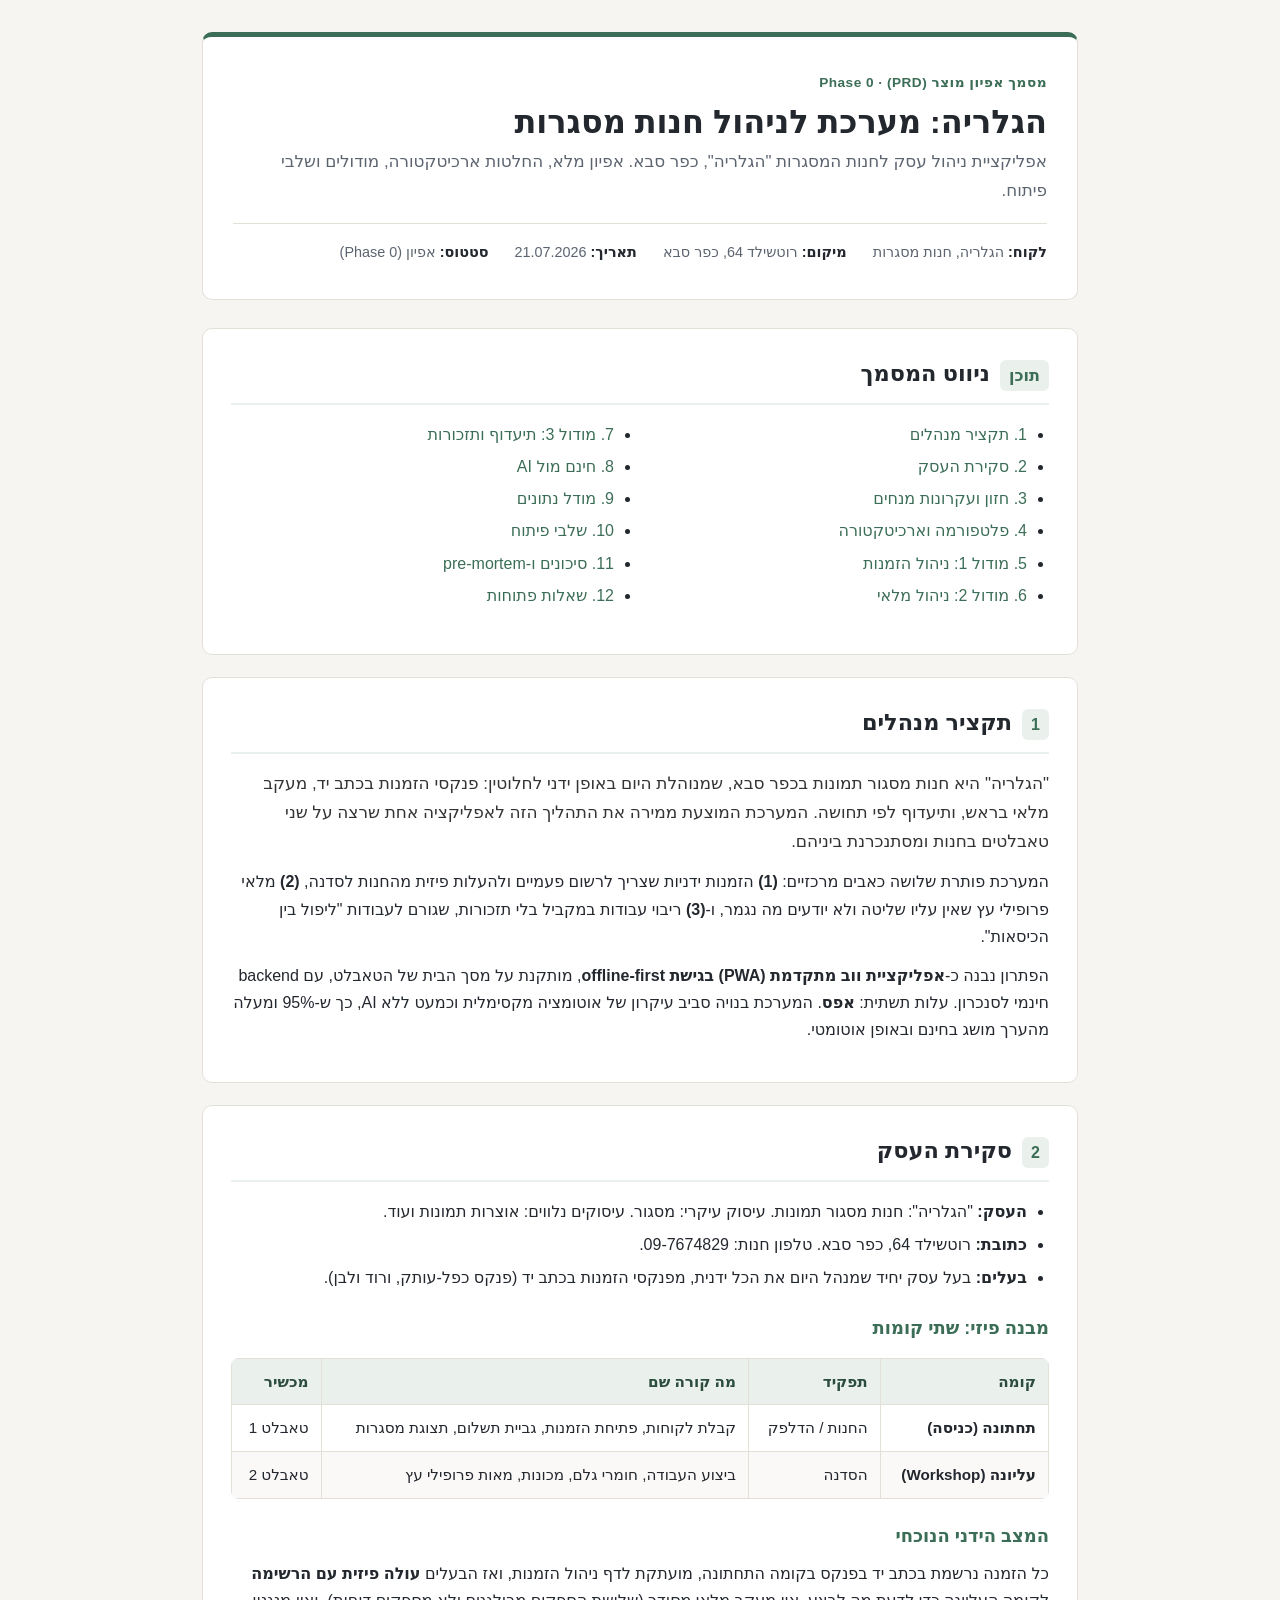
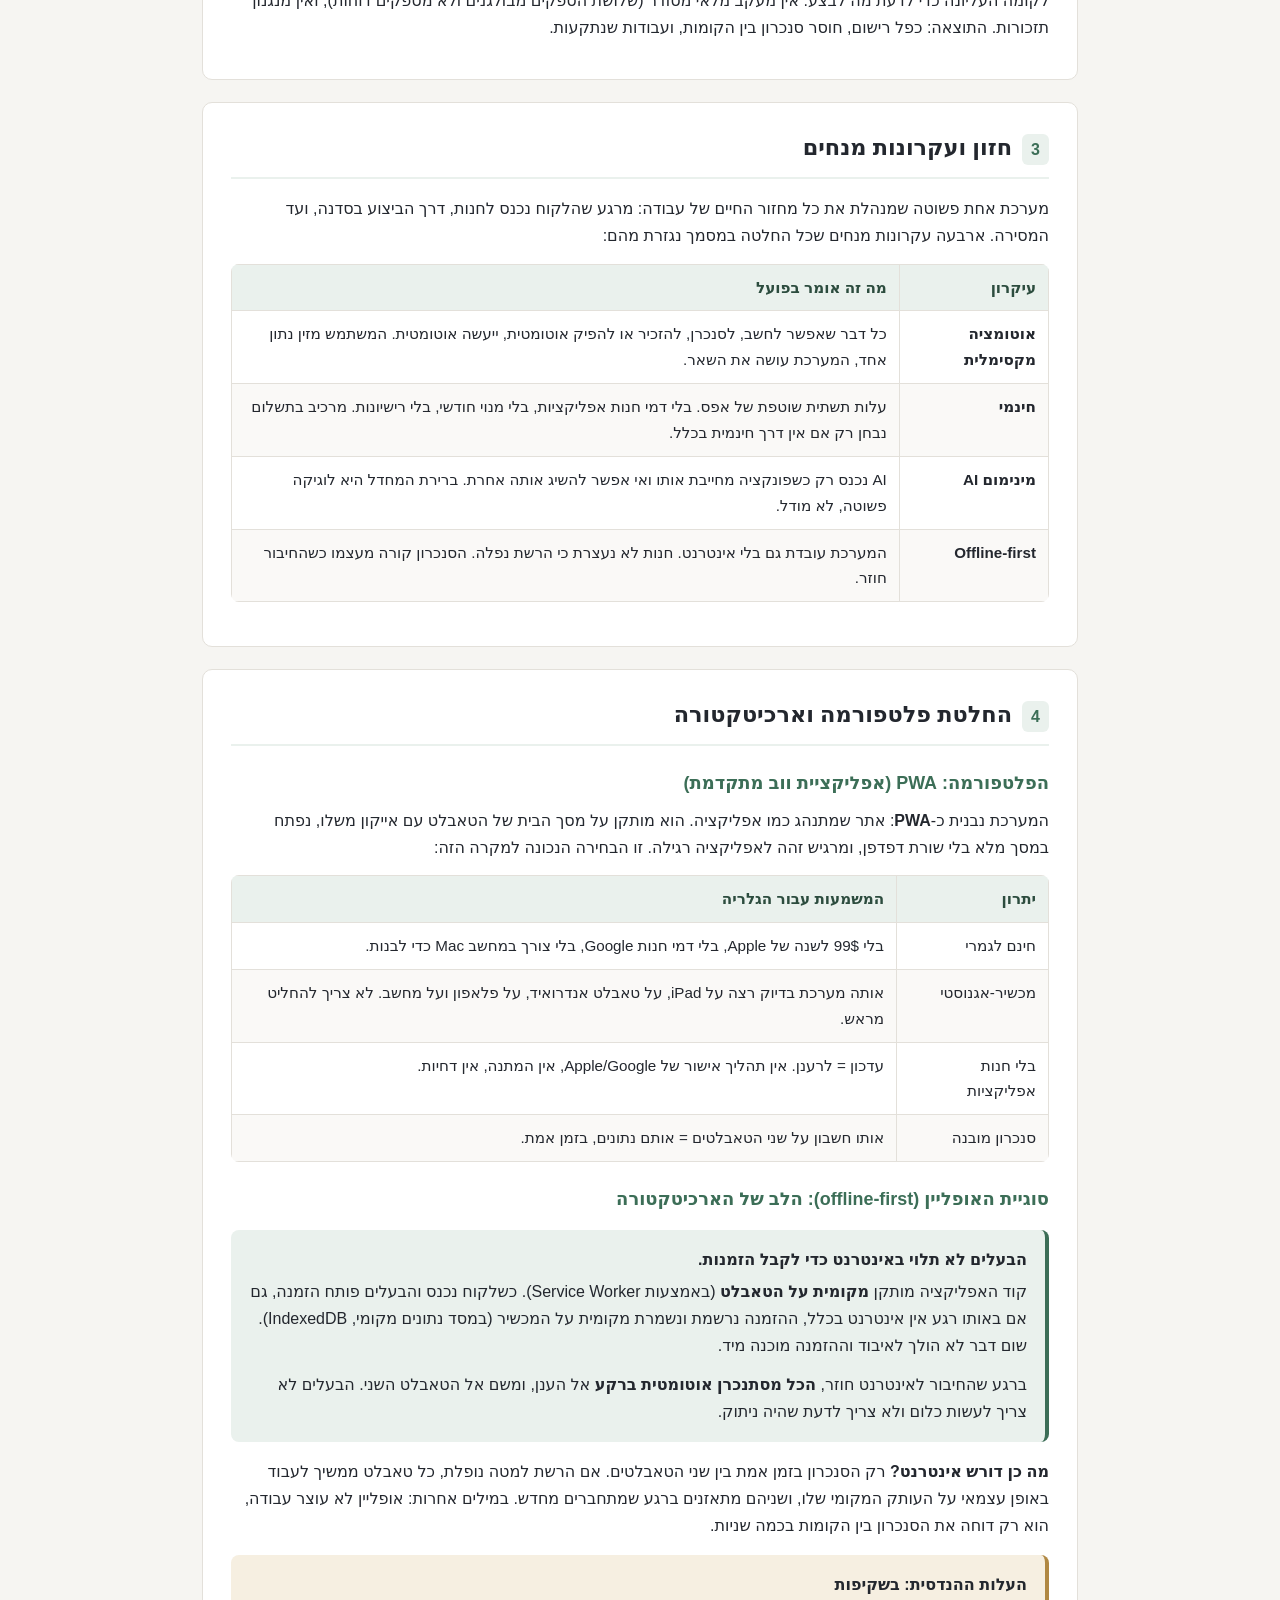
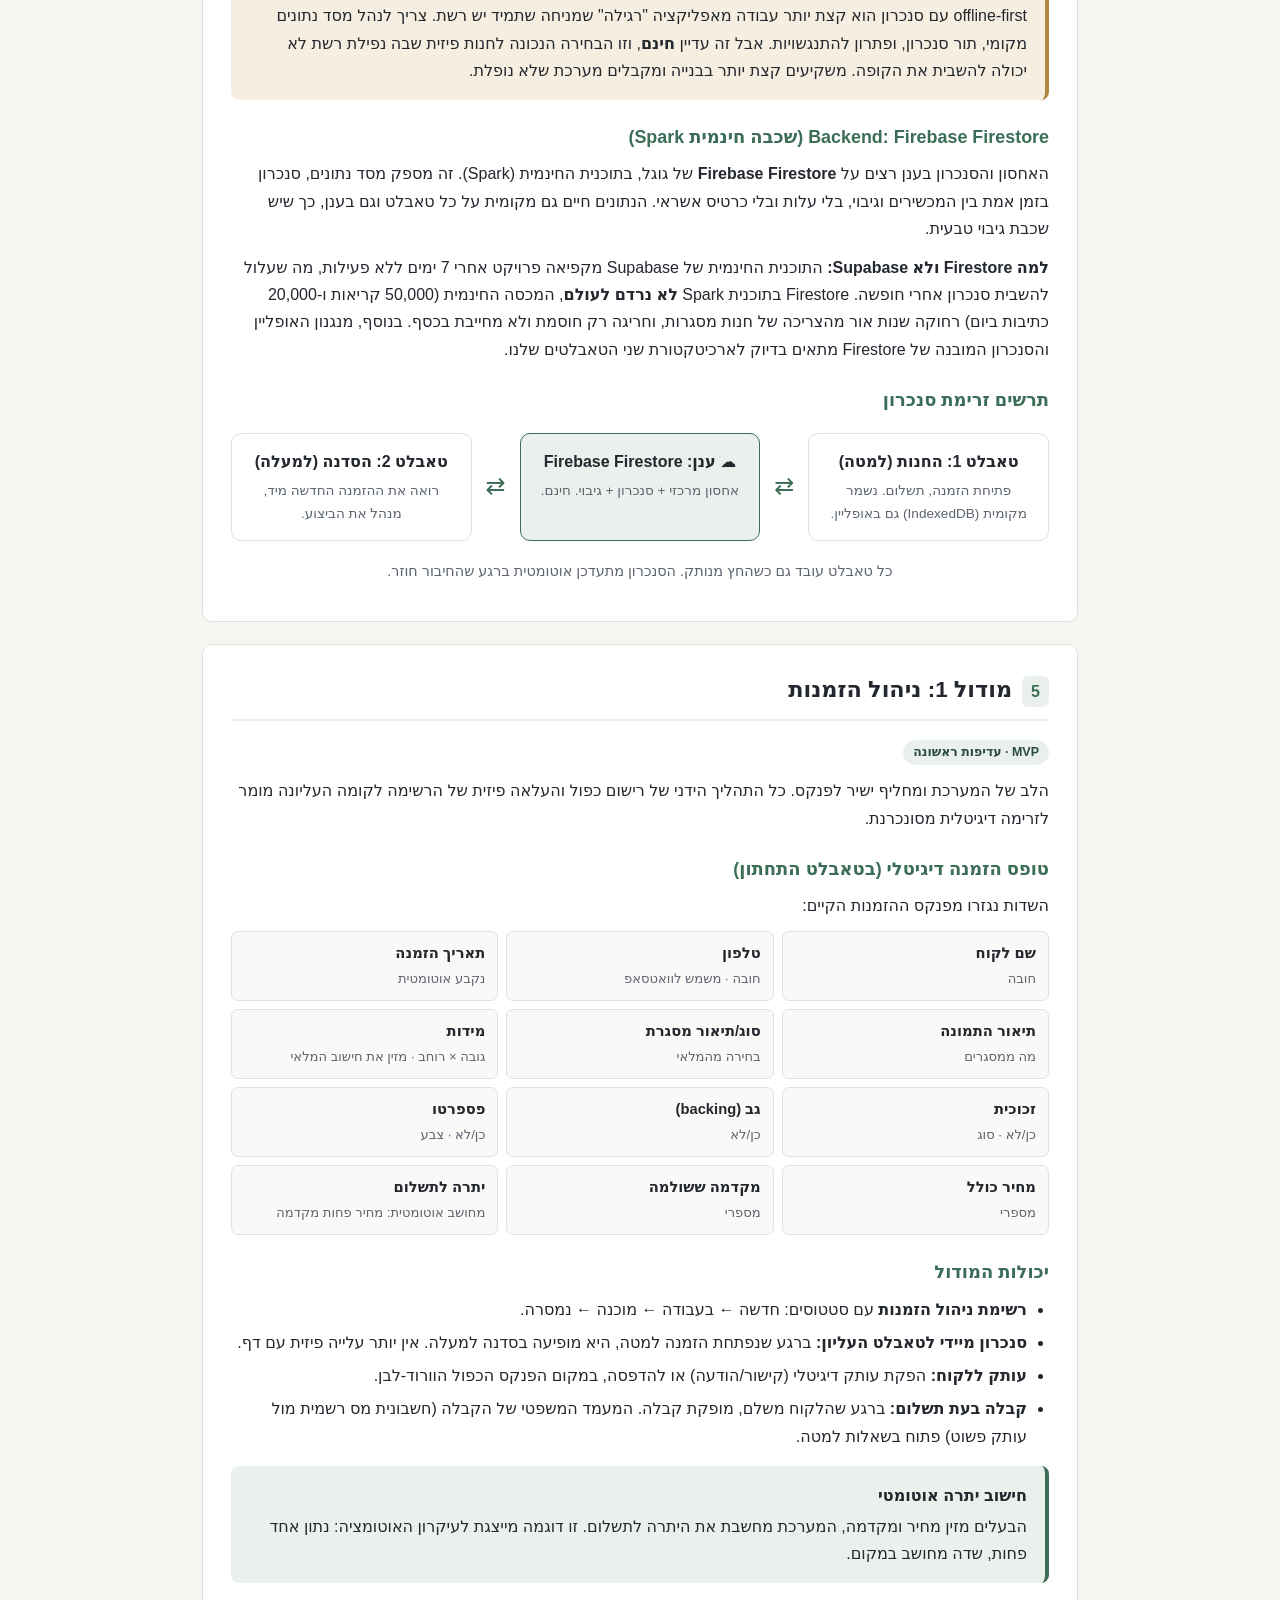
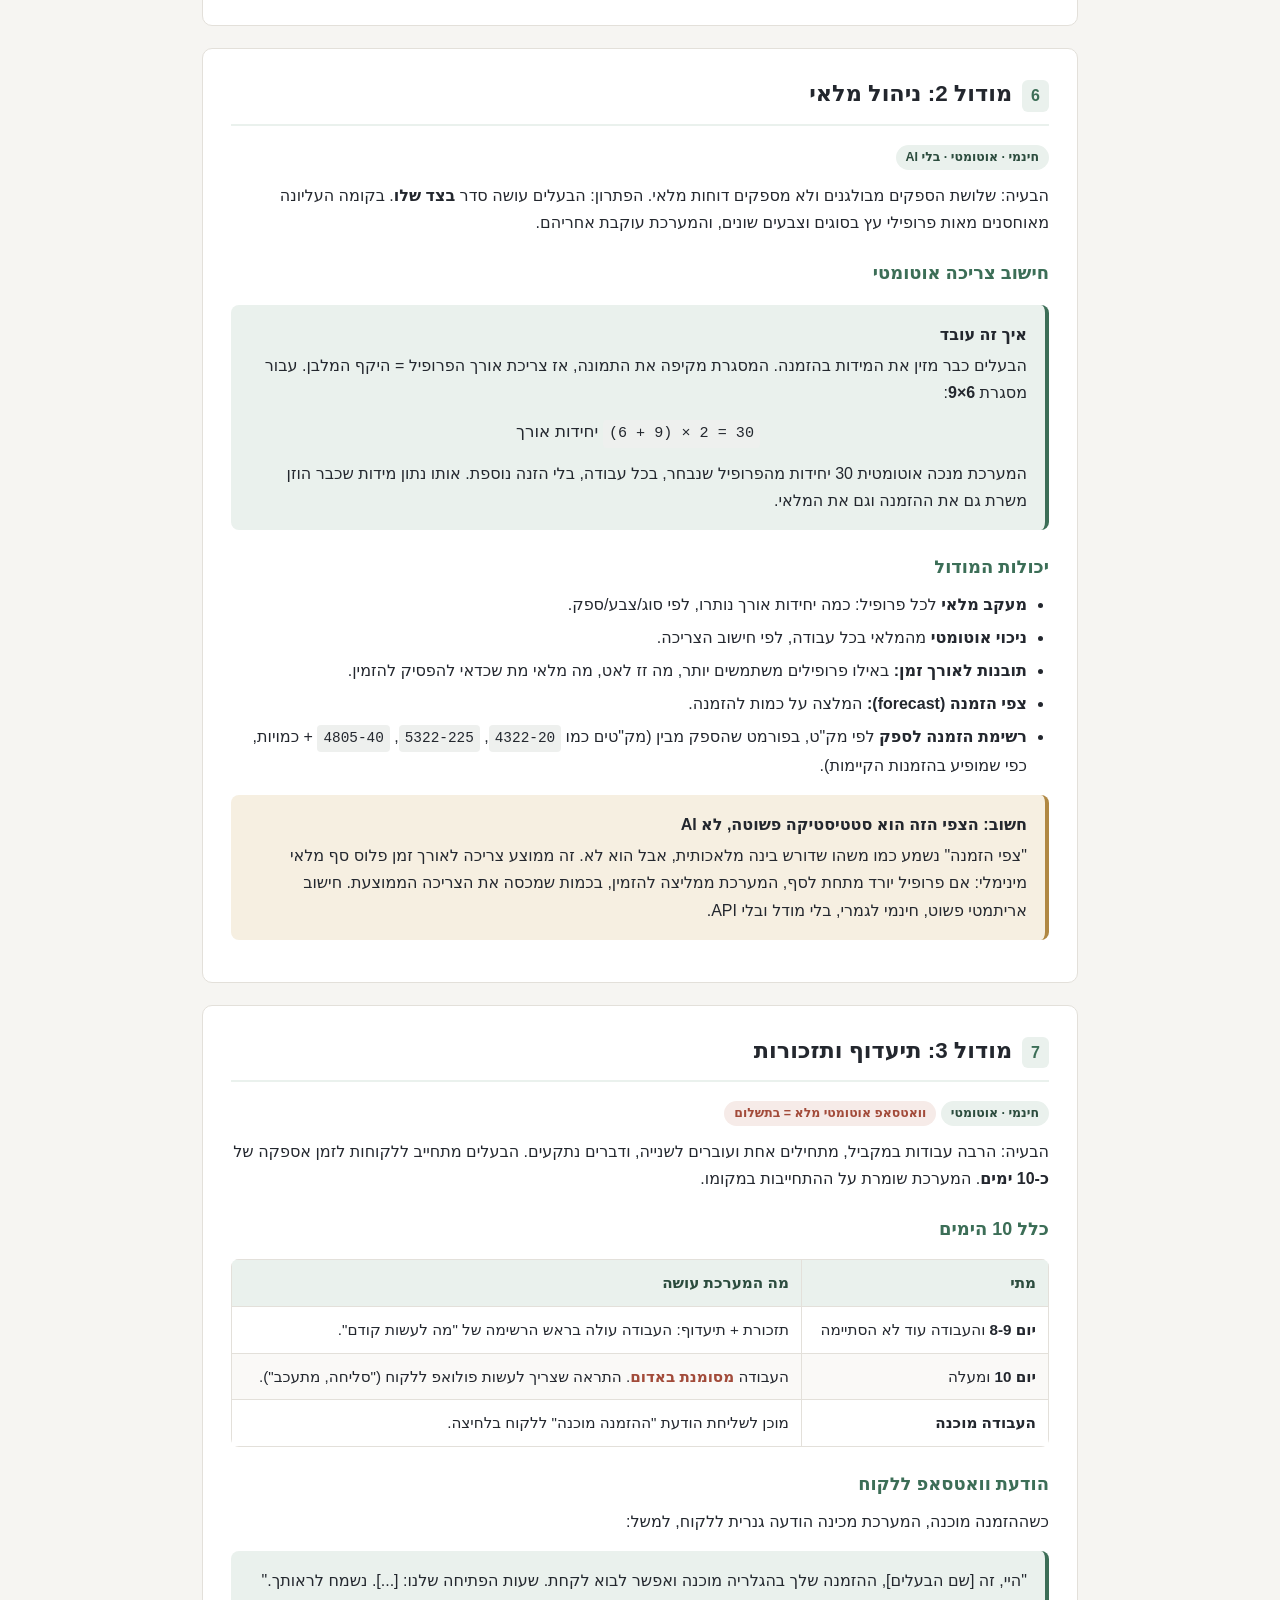
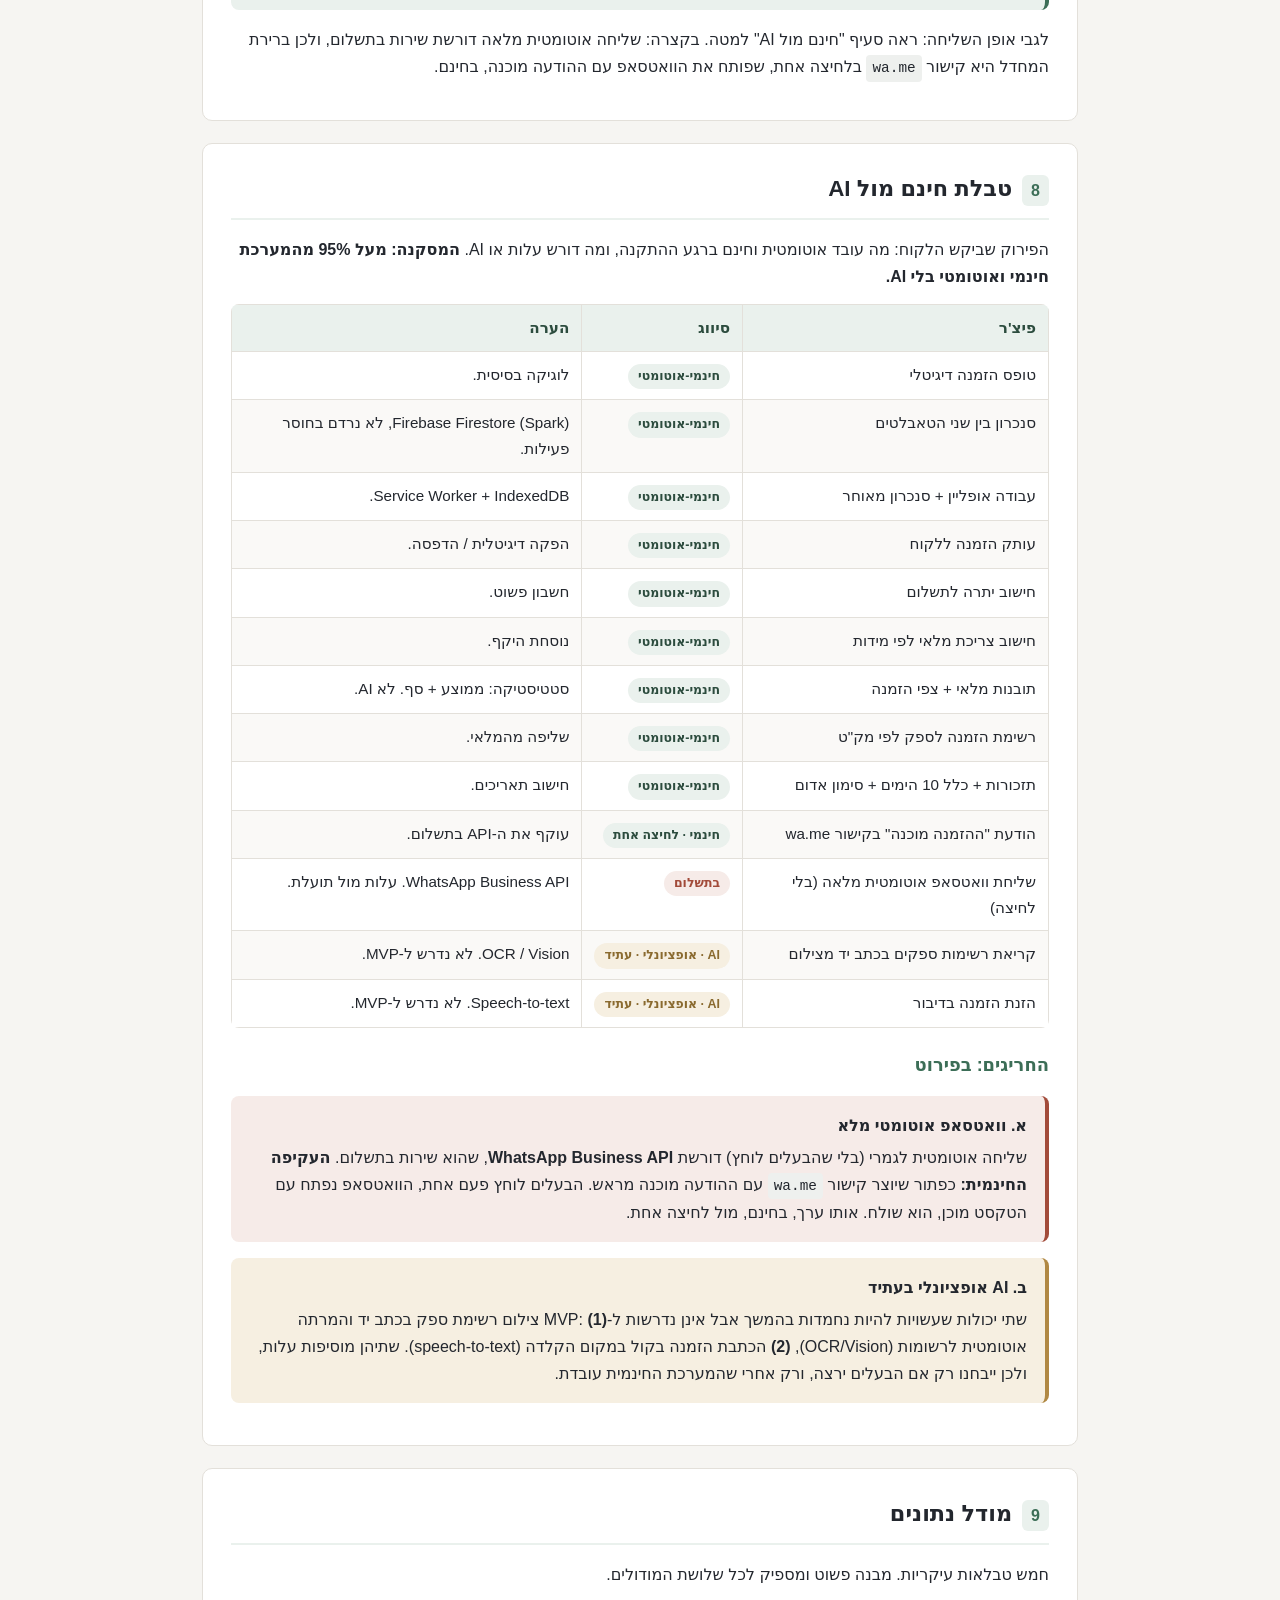
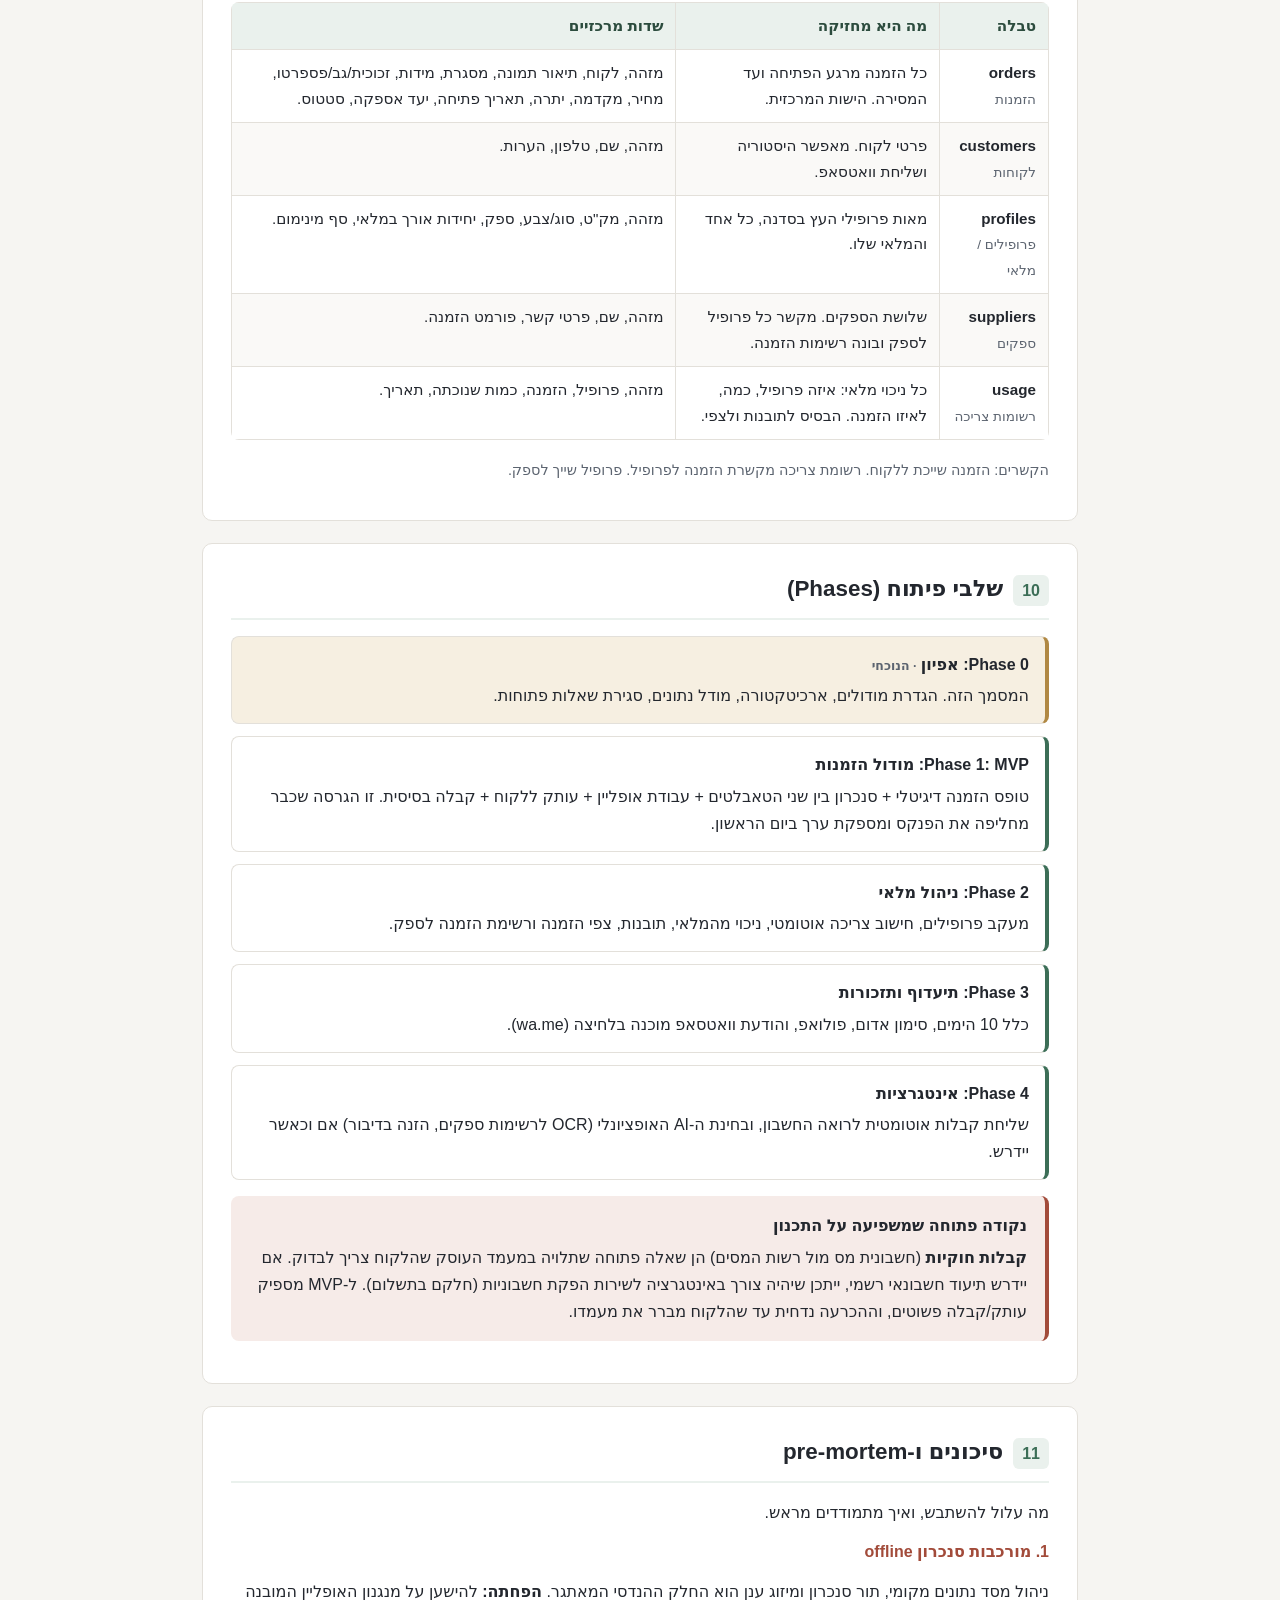
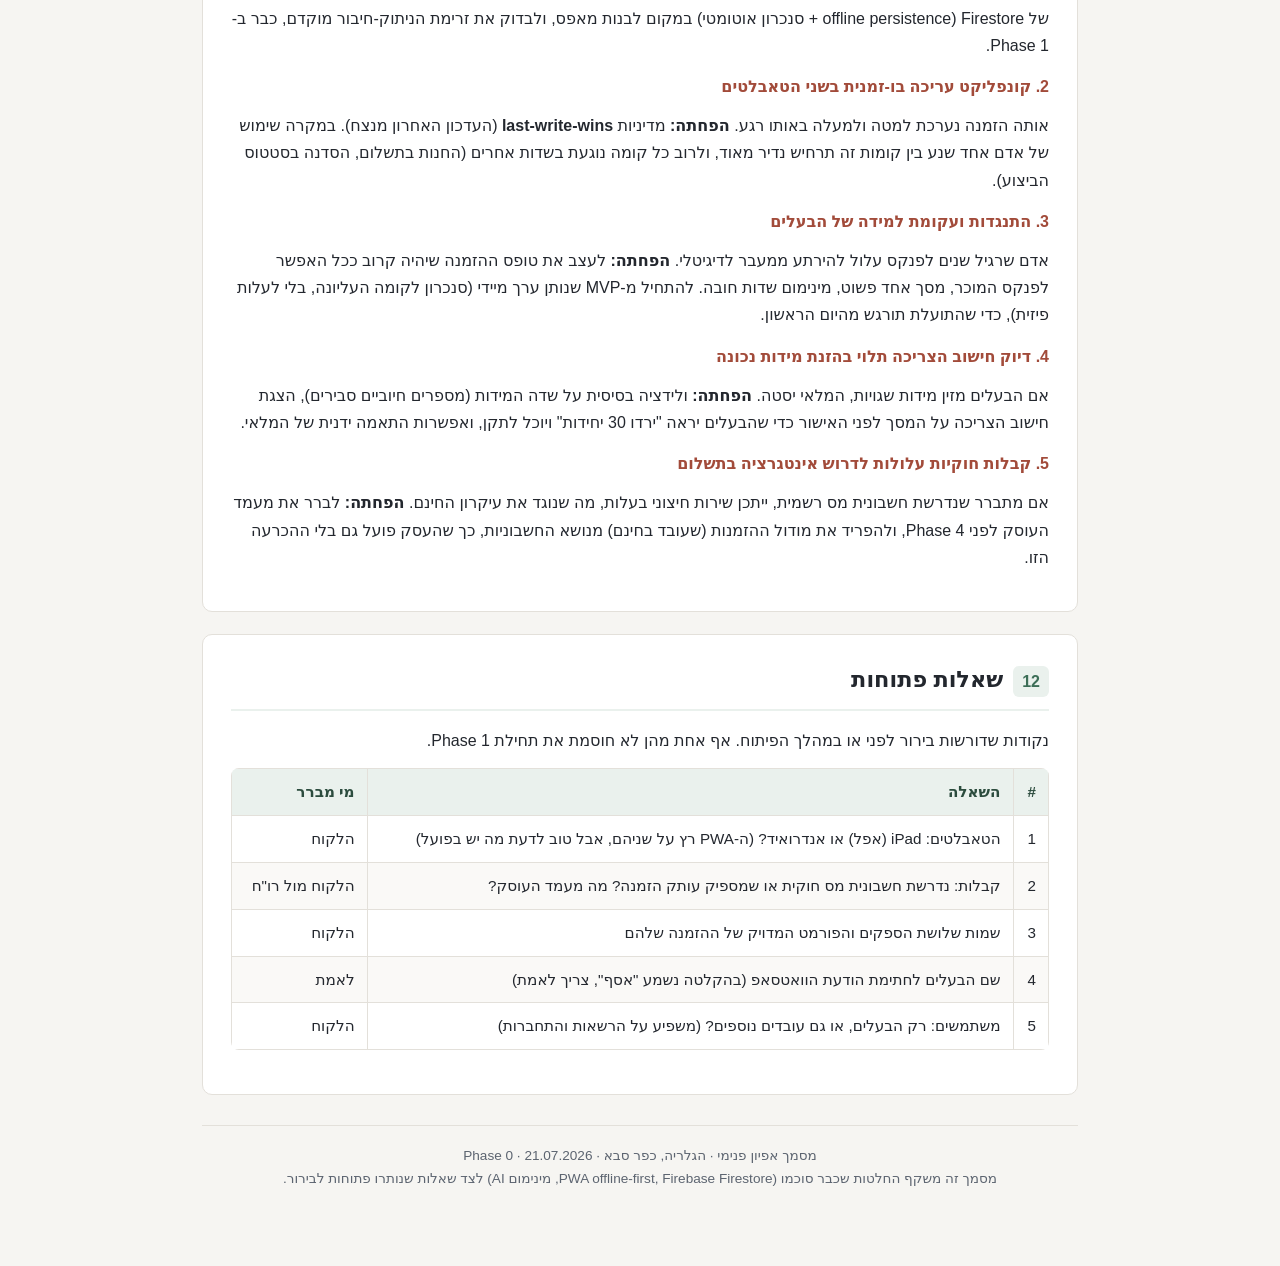
<file: index.html>
<!DOCTYPE html>
<html lang="he" dir="rtl">
<head>
<meta charset="UTF-8">
<meta name="viewport" content="width=device-width, initial-scale=1.0">
<meta name="robots" content="noindex, nofollow">
<title>אפיון מערכת: הגלריה | ניהול חנות מסגרות</title>
<style>
  :root{
    --bg:#f6f5f2;
    --card:#ffffff;
    --ink:#23272e;
    --muted:#5c6470;
    --line:#e3e0da;
    --accent:#3c6e57;
    --accent-soft:#eaf1ed;
    --warn:#a24b3a;
    --warn-soft:#f6ebe8;
    --gold:#b08843;
    --gold-soft:#f6efe1;
    --radius:10px;
  }
  *{box-sizing:border-box;}
  html,body{margin:0;padding:0;}
  body{
    background:var(--bg);
    color:var(--ink);
    font-family:"Segoe UI","Helvetica Neue",Arial,system-ui,sans-serif;
    line-height:1.7;
    text-align:right;
    direction:rtl;
    font-size:16px;
  }
  .wrap{max-width:920px;margin:0 auto;padding:32px 22px 80px;}
  header.doc{
    background:var(--card);
    border:1px solid var(--line);
    border-radius:var(--radius);
    padding:34px 30px;
    margin-bottom:28px;
    border-top:5px solid var(--accent);
  }
  header.doc .eyebrow{
    color:var(--accent);
    font-weight:700;
    letter-spacing:.5px;
    font-size:.85rem;
    margin:0 0 8px;
  }
  header.doc h1{
    margin:0 0 6px;
    font-size:2rem;
    line-height:1.25;
  }
  header.doc .sub{color:var(--muted);font-size:1.05rem;margin:0;}
  .meta{
    display:flex;flex-wrap:wrap;gap:10px 26px;
    margin-top:18px;padding-top:16px;border-top:1px solid var(--line);
    color:var(--muted);font-size:.9rem;
  }
  .meta b{color:var(--ink);font-weight:600;}
  section{
    background:var(--card);
    border:1px solid var(--line);
    border-radius:var(--radius);
    padding:26px 28px;
    margin-bottom:22px;
  }
  h2{
    font-size:1.4rem;
    margin:0 0 16px;
    padding-bottom:10px;
    border-bottom:2px solid var(--accent-soft);
    display:flex;align-items:baseline;gap:10px;
  }
  h2 .num{
    color:var(--accent);
    font-size:1rem;
    font-weight:700;
    background:var(--accent-soft);
    border-radius:6px;
    padding:2px 9px;
    flex:none;
  }
  h3{font-size:1.12rem;margin:22px 0 8px;color:var(--accent);}
  h4{font-size:1rem;margin:16px 0 6px;color:var(--ink);}
  p{margin:0 0 12px;}
  ul,ol{margin:0 0 14px;padding-inline-start:22px;}
  li{margin-bottom:6px;}
  strong{font-weight:700;}
  .lead{font-size:1.06rem;color:#333;}
  table{
    width:100%;border-collapse:collapse;margin:14px 0 18px;font-size:.95rem;
    overflow:hidden;border-radius:8px;
  }
  th,td{
    text-align:right;padding:10px 12px;border:1px solid var(--line);
    vertical-align:top;
  }
  th{background:var(--accent-soft);color:#2c4c3e;font-weight:700;}
  tbody tr:nth-child(even){background:#faf9f7;}
  .callout{
    border-radius:8px;padding:16px 18px;margin:16px 0;
    border-inline-start:4px solid var(--accent);
    background:var(--accent-soft);
  }
  .callout.warn{border-inline-start-color:var(--warn);background:var(--warn-soft);}
  .callout.gold{border-inline-start-color:var(--gold);background:var(--gold-soft);}
  .callout p:last-child{margin-bottom:0;}
  .callout .t{font-weight:700;display:block;margin-bottom:4px;}
  .pill{
    display:inline-block;font-size:.78rem;font-weight:700;
    padding:2px 10px;border-radius:999px;white-space:nowrap;
  }
  .pill.free{background:var(--accent-soft);color:#2c4c3e;}
  .pill.paid{background:var(--warn-soft);color:var(--warn);}
  .pill.ai{background:var(--gold-soft);color:#8a6a2f;}
  .flow{
    display:flex;flex-wrap:wrap;align-items:stretch;gap:12px;
    margin:18px 0;justify-content:center;
  }
  .flow .node{
    flex:1 1 210px;min-width:190px;
    background:#fff;border:1.5px solid var(--line);border-radius:10px;
    padding:14px 16px;text-align:center;
  }
  .flow .node.cloud{border-color:var(--accent);background:var(--accent-soft);}
  .flow .node .cap{font-weight:700;margin-bottom:4px;}
  .flow .node .desc{font-size:.85rem;color:var(--muted);}
  .flow .arrow{
    align-self:center;font-size:1.5rem;color:var(--accent);
    flex:none;padding:0 2px;
  }
  .phase{
    border:1px solid var(--line);border-radius:8px;padding:14px 16px;margin-bottom:12px;
    border-inline-start:4px solid var(--accent);
  }
  .phase.now{border-inline-start-color:var(--gold);background:var(--gold-soft);}
  .phase .ttl{font-weight:700;margin-bottom:4px;}
  .phase .tag{font-size:.78rem;color:var(--muted);}
  .risk{margin-bottom:14px;}
  .risk .rh{font-weight:700;color:var(--warn);}
  .fields-grid{
    display:grid;grid-template-columns:repeat(auto-fill,minmax(200px,1fr));
    gap:8px;margin:12px 0;
  }
  .fields-grid .f{
    background:#faf9f7;border:1px solid var(--line);border-radius:7px;
    padding:9px 12px;font-size:.92rem;
  }
  .fields-grid .f b{display:block;color:var(--ink);}
  .fields-grid .f span{color:var(--muted);font-size:.82rem;}
  code{
    background:#eef0ee;border-radius:4px;padding:1px 6px;
    font-family:"SF Mono",Consolas,monospace;font-size:.9em;direction:ltr;display:inline-block;
  }
  .toc{columns:2;column-gap:30px;}
  .toc a{color:var(--accent);text-decoration:none;}
  .toc a:hover{text-decoration:underline;}
  .toc li{margin-bottom:5px;}
  footer.doc{
    text-align:center;color:var(--muted);font-size:.85rem;
    margin-top:30px;padding-top:18px;border-top:1px solid var(--line);
  }
  @media (max-width:560px){
    .toc{columns:1;}
    header.doc h1{font-size:1.6rem;}
    .flow .arrow{transform:rotate(90deg);}
  }
</style>
</head>
<body>
<div class="wrap">

<header class="doc">
  <p class="eyebrow">מסמך אפיון מוצר (PRD) · Phase 0</p>
  <h1>הגלריה: מערכת לניהול חנות מסגרות</h1>
  <p class="sub">אפליקציית ניהול עסק לחנות המסגרות "הגלריה", כפר סבא. אפיון מלא, החלטות ארכיטקטורה, מודולים ושלבי פיתוח.</p>
  <div class="meta">
    <span><b>לקוח:</b> הגלריה, חנות מסגרות</span>
    <span><b>מיקום:</b> רוטשילד 64, כפר סבא</span>
    <span><b>תאריך:</b> 21.07.2026</span>
    <span><b>סטטוס:</b> אפיון (Phase 0)</span>
  </div>
</header>

<section>
  <h2><span class="num">תוכן</span> ניווט המסמך</h2>
  <ul class="toc">
    <li><a href="#s1">1. תקציר מנהלים</a></li>
    <li><a href="#s2">2. סקירת העסק</a></li>
    <li><a href="#s3">3. חזון ועקרונות מנחים</a></li>
    <li><a href="#s4">4. פלטפורמה וארכיטקטורה</a></li>
    <li><a href="#s5">5. מודול 1: ניהול הזמנות</a></li>
    <li><a href="#s6">6. מודול 2: ניהול מלאי</a></li>
    <li><a href="#s7">7. מודול 3: תיעדוף ותזכורות</a></li>
    <li><a href="#s8">8. חינם מול AI</a></li>
    <li><a href="#s9">9. מודל נתונים</a></li>
    <li><a href="#s10">10. שלבי פיתוח</a></li>
    <li><a href="#s11">11. סיכונים ו-pre-mortem</a></li>
    <li><a href="#s12">12. שאלות פתוחות</a></li>
  </ul>
</section>

<section id="s1">
  <h2><span class="num">1</span> תקציר מנהלים</h2>
  <p class="lead">"הגלריה" היא חנות מסגור תמונות בכפר סבא, שמנוהלת היום באופן ידני לחלוטין: פנקסי הזמנות בכתב יד, מעקב מלאי בראש, ותיעדוף לפי תחושה. המערכת המוצעת ממירה את התהליך הזה לאפליקציה אחת שרצה על שני טאבלטים בחנות ומסתנכרנת ביניהם.</p>
  <p>המערכת פותרת שלושה כאבים מרכזיים: <strong>(1)</strong> הזמנות ידניות שצריך לרשום פעמיים ולהעלות פיזית מהחנות לסדנה, <strong>(2)</strong> מלאי פרופילי עץ שאין עליו שליטה ולא יודעים מה נגמר, ו-<strong>(3)</strong> ריבוי עבודות במקביל בלי תזכורות, שגורם לעבודות "ליפול בין הכיסאות".</p>
  <p>הפתרון נבנה כ-<strong>אפליקציית ווב מתקדמת (PWA) בגישת offline-first</strong>, מותקנת על מסך הבית של הטאבלט, עם backend חינמי לסנכרון. עלות תשתית: <strong>אפס</strong>. המערכת בנויה סביב עיקרון של אוטומציה מקסימלית וכמעט ללא AI, כך ש-95% ומעלה מהערך מושג בחינם ובאופן אוטומטי.</p>
</section>

<section id="s2">
  <h2><span class="num">2</span> סקירת העסק</h2>
  <ul>
    <li><strong>העסק:</strong> "הגלריה": חנות מסגור תמונות. עיסוק עיקרי: מסגור. עיסוקים נלווים: אוצרות תמונות ועוד.</li>
    <li><strong>כתובת:</strong> רוטשילד 64, כפר סבא. טלפון חנות: 09-7674829.</li>
    <li><strong>בעלים:</strong> בעל עסק יחיד שמנהל היום את הכל ידנית, מפנקסי הזמנות בכתב יד (פנקס כפל-עותק, ורוד ולבן).</li>
  </ul>

  <h3>מבנה פיזי: שתי קומות</h3>
  <table>
    <thead>
      <tr><th>קומה</th><th>תפקיד</th><th>מה קורה שם</th><th>מכשיר</th></tr>
    </thead>
    <tbody>
      <tr>
        <td><strong>תחתונה (כניסה)</strong></td>
        <td>החנות / הדלפק</td>
        <td>קבלת לקוחות, פתיחת הזמנות, גביית תשלום, תצוגת מסגרות</td>
        <td>טאבלט 1</td>
      </tr>
      <tr>
        <td><strong>עליונה (Workshop)</strong></td>
        <td>הסדנה</td>
        <td>ביצוע העבודה, חומרי גלם, מכונות, מאות פרופילי עץ</td>
        <td>טאבלט 2</td>
      </tr>
    </tbody>
  </table>

  <h3>המצב הידני הנוכחי</h3>
  <p>כל הזמנה נרשמת בכתב יד בפנקס בקומה התחתונה, מועתקת לדף ניהול הזמנות, ואז הבעלים <strong>עולה פיזית עם הרשימה</strong> לקומה העליונה כדי לדעת מה לבצע. אין מעקב מלאי מסודר (שלושת הספקים מבולגנים ולא מספקים דוחות), ואין מנגנון תזכורות. התוצאה: כפל רישום, חוסר סנכרון בין הקומות, ועבודות שנתקעות.</p>
</section>

<section id="s3">
  <h2><span class="num">3</span> חזון ועקרונות מנחים</h2>
  <p>מערכת אחת פשוטה שמנהלת את כל מחזור החיים של עבודה: מרגע שהלקוח נכנס לחנות, דרך הביצוע בסדנה, ועד המסירה. ארבעה עקרונות מנחים שכל החלטה במסמך נגזרת מהם:</p>
  <table>
    <thead>
      <tr><th>עיקרון</th><th>מה זה אומר בפועל</th></tr>
    </thead>
    <tbody>
      <tr><td><strong>אוטומציה מקסימלית</strong></td><td>כל דבר שאפשר לחשב, לסנכרן, להזכיר או להפיק אוטומטית, ייעשה אוטומטית. המשתמש מזין נתון אחד, המערכת עושה את השאר.</td></tr>
      <tr><td><strong>חינמי</strong></td><td>עלות תשתית שוטפת של אפס. בלי דמי חנות אפליקציות, בלי מנוי חודשי, בלי רישיונות. מרכיב בתשלום נבחן רק אם אין דרך חינמית בכלל.</td></tr>
      <tr><td><strong>מינימום AI</strong></td><td>AI נכנס רק כשפונקציה מחייבת אותו ואי אפשר להשיג אותה אחרת. ברירת המחדל היא לוגיקה פשוטה, לא מודל.</td></tr>
      <tr><td><strong>Offline-first</strong></td><td>המערכת עובדת גם בלי אינטרנט. חנות לא נעצרת כי הרשת נפלה. הסנכרון קורה מעצמו כשהחיבור חוזר.</td></tr>
    </tbody>
  </table>
</section>

<section id="s4">
  <h2><span class="num">4</span> החלטת פלטפורמה וארכיטקטורה</h2>

  <h3>הפלטפורמה: PWA (אפליקציית ווב מתקדמת)</h3>
  <p>המערכת נבנית כ-<strong>PWA</strong>: אתר שמתנהג כמו אפליקציה. הוא מותקן על מסך הבית של הטאבלט עם אייקון משלו, נפתח במסך מלא בלי שורת דפדפן, ומרגיש זהה לאפליקציה רגילה. זו הבחירה הנכונה למקרה הזה:</p>
  <table>
    <thead>
      <tr><th>יתרון</th><th>המשמעות עבור הגלריה</th></tr>
    </thead>
    <tbody>
      <tr><td>חינם לגמרי</td><td>בלי 99$ לשנה של Apple, בלי דמי חנות Google, בלי צורך במחשב Mac כדי לבנות.</td></tr>
      <tr><td>מכשיר-אגנוסטי</td><td>אותה מערכת בדיוק רצה על iPad, על טאבלט אנדרואיד, על פלאפון ועל מחשב. לא צריך להחליט מראש.</td></tr>
      <tr><td>בלי חנות אפליקציות</td><td>עדכון = לרענן. אין תהליך אישור של Apple/Google, אין המתנה, אין דחיות.</td></tr>
      <tr><td>סנכרון מובנה</td><td>אותו חשבון על שני הטאבלטים = אותם נתונים, בזמן אמת.</td></tr>
    </tbody>
  </table>

  <h3>סוגיית האופליין (offline-first): הלב של הארכיטקטורה</h3>
  <div class="callout">
    <span class="t">הבעלים לא תלוי באינטרנט כדי לקבל הזמנות.</span>
    <p>קוד האפליקציה מותקן <strong>מקומית על הטאבלט</strong> (באמצעות Service Worker). כשלקוח נכנס והבעלים פותח הזמנה, גם אם באותו רגע אין אינטרנט בכלל, ההזמנה נרשמת ונשמרת מקומית על המכשיר (במסד נתונים מקומי, IndexedDB). שום דבר לא הולך לאיבוד וההזמנה מוכנה מיד.</p>
    <p>ברגע שהחיבור לאינטרנט חוזר, <strong>הכל מסתנכרן אוטומטית ברקע</strong> אל הענן, ומשם אל הטאבלט השני. הבעלים לא צריך לעשות כלום ולא צריך לדעת שהיה ניתוק.</p>
  </div>
  <p><strong>מה כן דורש אינטרנט?</strong> רק הסנכרון בזמן אמת בין שני הטאבלטים. אם הרשת למטה נופלת, כל טאבלט ממשיך לעבוד באופן עצמאי על העותק המקומי שלו, ושניהם מתאזנים ברגע שמתחברים מחדש. במילים אחרות: אופליין לא עוצר עבודה, הוא רק דוחה את הסנכרון בין הקומות בכמה שניות.</p>
  <div class="callout gold">
    <span class="t">העלות ההנדסית: בשקיפות</span>
    <p>offline-first עם סנכרון הוא קצת יותר עבודה מאפליקציה "רגילה" שמניחה שתמיד יש רשת. צריך לנהל מסד נתונים מקומי, תור סנכרון, ופתרון להתנגשויות. אבל זה עדיין <strong>חינם</strong>, וזו הבחירה הנכונה לחנות פיזית שבה נפילת רשת לא יכולה להשבית את הקופה. משקיעים קצת יותר בבנייה ומקבלים מערכת שלא נופלת.</p>
  </div>

  <h3>Backend: Firebase Firestore (שכבה חינמית Spark)</h3>
  <p>האחסון והסנכרון בענן רצים על <strong>Firebase Firestore</strong> של גוגל, בתוכנית החינמית (Spark). זה מספק מסד נתונים, סנכרון בזמן אמת בין המכשירים וגיבוי, בלי עלות ובלי כרטיס אשראי. הנתונים חיים גם מקומית על כל טאבלט וגם בענן, כך שיש שכבת גיבוי טבעית.</p>
  <p><strong>למה Firestore ולא Supabase:</strong> התוכנית החינמית של Supabase מקפיאה פרויקט אחרי 7 ימים ללא פעילות, מה שעלול להשבית סנכרון אחרי חופשה. Firestore בתוכנית Spark <strong>לא נרדם לעולם</strong>, המכסה החינמית (50,000 קריאות ו-20,000 כתיבות ביום) רחוקה שנות אור מהצריכה של חנות מסגרות, וחריגה רק חוסמת ולא מחייבת בכסף. בנוסף, מנגנון האופליין והסנכרון המובנה של Firestore מתאים בדיוק לארכיטקטורת שני הטאבלטים שלנו.</p>

  <h3>תרשים זרימת סנכרון</h3>
  <div class="flow">
    <div class="node">
      <div class="cap">טאבלט 1: החנות (למטה)</div>
      <div class="desc">פתיחת הזמנה, תשלום. נשמר מקומית (IndexedDB) גם באופליין.</div>
    </div>
    <div class="arrow">⇄</div>
    <div class="node cloud">
      <div class="cap">☁ ענן: Firebase Firestore</div>
      <div class="desc">אחסון מרכזי + סנכרון + גיבוי. חינם.</div>
    </div>
    <div class="arrow">⇄</div>
    <div class="node">
      <div class="cap">טאבלט 2: הסדנה (למעלה)</div>
      <div class="desc">רואה את ההזמנה החדשה מיד, מנהל את הביצוע.</div>
    </div>
  </div>
  <p style="text-align:center;color:var(--muted);font-size:.9rem;">כל טאבלט עובד גם כשהחץ מנותק. הסנכרון מתעדכן אוטומטית ברגע שהחיבור חוזר.</p>
</section>

<section id="s5">
  <h2><span class="num">5</span> מודול 1: ניהול הזמנות</h2>
  <p><span class="pill free">MVP · עדיפות ראשונה</span></p>
  <p>הלב של המערכת ומחליף ישיר לפנקס. כל התהליך הידני של רישום כפול והעלאה פיזית של הרשימה לקומה העליונה מומר לזרימה דיגיטלית מסונכרנת.</p>

  <h3>טופס הזמנה דיגיטלי (בטאבלט התחתון)</h3>
  <p>השדות נגזרו מפנקס ההזמנות הקיים:</p>
  <div class="fields-grid">
    <div class="f"><b>שם לקוח</b><span>חובה</span></div>
    <div class="f"><b>טלפון</b><span>חובה · משמש לוואטסאפ</span></div>
    <div class="f"><b>תאריך הזמנה</b><span>נקבע אוטומטית</span></div>
    <div class="f"><b>תיאור התמונה</b><span>מה ממסגרים</span></div>
    <div class="f"><b>סוג/תיאור מסגרת</b><span>בחירה מהמלאי</span></div>
    <div class="f"><b>מידות</b><span>גובה × רוחב · מזין את חישוב המלאי</span></div>
    <div class="f"><b>זכוכית</b><span>כן/לא · סוג</span></div>
    <div class="f"><b>גב (backing)</b><span>כן/לא</span></div>
    <div class="f"><b>פספרטו</b><span>כן/לא · צבע</span></div>
    <div class="f"><b>מחיר כולל</b><span>מספרי</span></div>
    <div class="f"><b>מקדמה ששולמה</b><span>מספרי</span></div>
    <div class="f"><b>יתרה לתשלום</b><span>מחושב אוטומטית: מחיר פחות מקדמה</span></div>
  </div>

  <h3>יכולות המודול</h3>
  <ul>
    <li><strong>רשימת ניהול הזמנות</strong> עם סטטוסים: חדשה ← בעבודה ← מוכנה ← נמסרה.</li>
    <li><strong>סנכרון מיידי לטאבלט העליון:</strong> ברגע שנפתחת הזמנה למטה, היא מופיעה בסדנה למעלה. אין יותר עלייה פיזית עם דף.</li>
    <li><strong>עותק ללקוח:</strong> הפקת עותק דיגיטלי (קישור/הודעה) או להדפסה, במקום הפנקס הכפול הוורוד-לבן.</li>
    <li><strong>קבלה בעת תשלום:</strong> ברגע שהלקוח משלם, מופקת קבלה. המעמד המשפטי של הקבלה (חשבונית מס רשמית מול עותק פשוט) פתוח בשאלות למטה.</li>
  </ul>
  <div class="callout">
    <span class="t">חישוב יתרה אוטומטי</span>
    <p>הבעלים מזין מחיר ומקדמה, המערכת מחשבת את היתרה לתשלום. זו דוגמה מייצגת לעיקרון האוטומציה: נתון אחד פחות, שדה מחושב במקום.</p>
  </div>
</section>

<section id="s6">
  <h2><span class="num">6</span> מודול 2: ניהול מלאי</h2>
  <p><span class="pill free">חינמי · אוטומטי · בלי AI</span></p>
  <p>הבעיה: שלושת הספקים מבולגנים ולא מספקים דוחות מלאי. הפתרון: הבעלים עושה סדר <strong>בצד שלו</strong>. בקומה העליונה מאוחסנים מאות פרופילי עץ בסוגים וצבעים שונים, והמערכת עוקבת אחריהם.</p>

  <h3>חישוב צריכה אוטומטי</h3>
  <div class="callout">
    <span class="t">איך זה עובד</span>
    <p>הבעלים כבר מזין את המידות בהזמנה. המסגרת מקיפה את התמונה, אז צריכת אורך הפרופיל = היקף המלבן. עבור מסגרת <strong>6×9</strong>:</p>
    <p style="text-align:center;font-size:1.05rem;"><code>(6 + 9) × 2 = 30</code> יחידות אורך</p>
    <p>המערכת מנכה אוטומטית 30 יחידות מהפרופיל שנבחר, בכל עבודה, בלי הזנה נוספת. אותו נתון מידות שכבר הוזן משרת גם את ההזמנה וגם את המלאי.</p>
  </div>

  <h3>יכולות המודול</h3>
  <ul>
    <li><strong>מעקב מלאי</strong> לכל פרופיל: כמה יחידות אורך נותרו, לפי סוג/צבע/ספק.</li>
    <li><strong>ניכוי אוטומטי</strong> מהמלאי בכל עבודה, לפי חישוב הצריכה.</li>
    <li><strong>תובנות לאורך זמן:</strong> באילו פרופילים משתמשים יותר, מה זז לאט, מה מלאי מת שכדאי להפסיק להזמין.</li>
    <li><strong>צפי הזמנה (forecast):</strong> המלצה על כמות להזמנה.</li>
    <li><strong>רשימת הזמנה לספק</strong> לפי מק"ט, בפורמט שהספק מבין (מק"טים כמו <code>4322-20</code>, <code>5322-225</code>, <code>4805-40</code> + כמויות, כפי שמופיע בהזמנות הקיימות).</li>
  </ul>
  <div class="callout gold">
    <span class="t">חשוב: הצפי הזה הוא סטטיסטיקה פשוטה, לא AI</span>
    <p>"צפי הזמנה" נשמע כמו משהו שדורש בינה מלאכותית, אבל הוא לא. זה ממוצע צריכה לאורך זמן פלוס סף מלאי מינימלי: אם פרופיל יורד מתחת לסף, המערכת ממליצה להזמין, בכמות שמכסה את הצריכה הממוצעת. חישוב אריתמטי פשוט, חינמי לגמרי, בלי מודל ובלי API.</p>
  </div>
</section>

<section id="s7">
  <h2><span class="num">7</span> מודול 3: תיעדוף ותזכורות</h2>
  <p><span class="pill free">חינמי · אוטומטי</span> <span class="pill paid">וואטסאפ אוטומטי מלא = בתשלום</span></p>
  <p>הבעיה: הרבה עבודות במקביל, מתחילים אחת ועוברים לשנייה, ודברים נתקעים. הבעלים מתחייב ללקוחות לזמן אספקה של <strong>כ-10 ימים</strong>. המערכת שומרת על ההתחייבות במקומו.</p>

  <h3>כלל 10 הימים</h3>
  <table>
    <thead>
      <tr><th>מתי</th><th>מה המערכת עושה</th></tr>
    </thead>
    <tbody>
      <tr><td><strong>יום 8-9</strong> והעבודה עוד לא הסתיימה</td><td>תזכורת + תיעדוף: העבודה עולה בראש הרשימה של "מה לעשות קודם".</td></tr>
      <tr><td><strong>יום 10</strong> ומעלה</td><td>העבודה <strong style="color:var(--warn)">מסומנת באדום</strong>. התראה שצריך לעשות פולואפ ללקוח ("סליחה, מתעכב").</td></tr>
      <tr><td><strong>העבודה מוכנה</strong></td><td>מוכן לשליחת הודעת "ההזמנה מוכנה" ללקוח בלחיצה.</td></tr>
    </tbody>
  </table>

  <h3>הודעת וואטסאפ ללקוח</h3>
  <p>כשההזמנה מוכנה, המערכת מכינה הודעה גנרית ללקוח, למשל:</p>
  <div class="callout">
    <p style="margin:0;">"היי, זה [שם הבעלים], ההזמנה שלך בהגלריה מוכנה ואפשר לבוא לקחת. שעות הפתיחה שלנו: [...]. נשמח לראותך."</p>
  </div>
  <p>לגבי אופן השליחה: ראה סעיף "חינם מול AI" למטה. בקצרה: שליחה אוטומטית מלאה דורשת שירות בתשלום, ולכן ברירת המחדל היא קישור <code>wa.me</code> בלחיצה אחת, שפותח את הוואטסאפ עם ההודעה מוכנה, בחינם.</p>
</section>

<section id="s8">
  <h2><span class="num">8</span> טבלת חינם מול AI</h2>
  <p>הפירוק שביקש הלקוח: מה עובד אוטומטית וחינם ברגע ההתקנה, ומה דורש עלות או AI. <strong>המסקנה: מעל 95% מהמערכת חינמי ואוטומטי בלי AI.</strong></p>
  <table>
    <thead>
      <tr><th>פיצ'ר</th><th>סיווג</th><th>הערה</th></tr>
    </thead>
    <tbody>
      <tr><td>טופס הזמנה דיגיטלי</td><td><span class="pill free">חינמי-אוטומטי</span></td><td>לוגיקה בסיסית.</td></tr>
      <tr><td>סנכרון בין שני הטאבלטים</td><td><span class="pill free">חינמי-אוטומטי</span></td><td>Firebase Firestore (Spark), לא נרדם בחוסר פעילות.</td></tr>
      <tr><td>עבודה אופליין + סנכרון מאוחר</td><td><span class="pill free">חינמי-אוטומטי</span></td><td>Service Worker + IndexedDB.</td></tr>
      <tr><td>עותק הזמנה ללקוח</td><td><span class="pill free">חינמי-אוטומטי</span></td><td>הפקה דיגיטלית / הדפסה.</td></tr>
      <tr><td>חישוב יתרה לתשלום</td><td><span class="pill free">חינמי-אוטומטי</span></td><td>חשבון פשוט.</td></tr>
      <tr><td>חישוב צריכת מלאי לפי מידות</td><td><span class="pill free">חינמי-אוטומטי</span></td><td>נוסחת היקף.</td></tr>
      <tr><td>תובנות מלאי + צפי הזמנה</td><td><span class="pill free">חינמי-אוטומטי</span></td><td>סטטיסטיקה: ממוצע + סף. לא AI.</td></tr>
      <tr><td>רשימת הזמנה לספק לפי מק"ט</td><td><span class="pill free">חינמי-אוטומטי</span></td><td>שליפה מהמלאי.</td></tr>
      <tr><td>תזכורות + כלל 10 הימים + סימון אדום</td><td><span class="pill free">חינמי-אוטומטי</span></td><td>חישוב תאריכים.</td></tr>
      <tr><td>הודעת "ההזמנה מוכנה" בקישור wa.me</td><td><span class="pill free">חינמי · לחיצה אחת</span></td><td>עוקף את ה-API בתשלום.</td></tr>
      <tr><td>שליחת וואטסאפ אוטומטית מלאה (בלי לחיצה)</td><td><span class="pill paid">בתשלום</span></td><td>WhatsApp Business API. עלות מול תועלת.</td></tr>
      <tr><td>קריאת רשימות ספקים בכתב יד מצילום</td><td><span class="pill ai">AI · אופציונלי · עתיד</span></td><td>OCR / Vision. לא נדרש ל-MVP.</td></tr>
      <tr><td>הזנת הזמנה בדיבור</td><td><span class="pill ai">AI · אופציונלי · עתיד</span></td><td>Speech-to-text. לא נדרש ל-MVP.</td></tr>
    </tbody>
  </table>

  <h3>החריגים: בפירוט</h3>
  <div class="callout warn">
    <span class="t">א. וואטסאפ אוטומטי מלא</span>
    <p>שליחה אוטומטית לגמרי (בלי שהבעלים לוחץ) דורשת <strong>WhatsApp Business API</strong>, שהוא שירות בתשלום. <strong>העקיפה החינמית:</strong> כפתור שיוצר קישור <code>wa.me</code> עם ההודעה מוכנה מראש. הבעלים לוחץ פעם אחת, הוואטסאפ נפתח עם הטקסט מוכן, הוא שולח. אותו ערך, בחינם, מול לחיצה אחת.</p>
  </div>
  <div class="callout gold">
    <span class="t">ב. AI אופציונלי בעתיד</span>
    <p>שתי יכולות שעשויות להיות נחמדות בהמשך אבל אינן נדרשות ל-MVP: <strong>(1)</strong> צילום רשימת ספק בכתב יד והמרתה אוטומטית לרשומות (OCR/Vision), <strong>(2)</strong> הכתבת הזמנה בקול במקום הקלדה (speech-to-text). שתיהן מוסיפות עלות, ולכן ייבחנו רק אם הבעלים ירצה, ורק אחרי שהמערכת החינמית עובדת.</p>
  </div>
</section>

<section id="s9">
  <h2><span class="num">9</span> מודל נתונים</h2>
  <p>חמש טבלאות עיקריות. מבנה פשוט ומספיק לכל שלושת המודולים.</p>
  <table>
    <thead>
      <tr><th>טבלה</th><th>מה היא מחזיקה</th><th>שדות מרכזיים</th></tr>
    </thead>
    <tbody>
      <tr>
        <td><strong>orders</strong><br><span style="color:var(--muted);font-size:.85rem">הזמנות</span></td>
        <td>כל הזמנה מרגע הפתיחה ועד המסירה. הישות המרכזית.</td>
        <td>מזהה, לקוח, תיאור תמונה, מסגרת, מידות, זכוכית/גב/פספרטו, מחיר, מקדמה, יתרה, תאריך פתיחה, יעד אספקה, סטטוס.</td>
      </tr>
      <tr>
        <td><strong>customers</strong><br><span style="color:var(--muted);font-size:.85rem">לקוחות</span></td>
        <td>פרטי לקוח. מאפשר היסטוריה ושליחת וואטסאפ.</td>
        <td>מזהה, שם, טלפון, הערות.</td>
      </tr>
      <tr>
        <td><strong>profiles</strong><br><span style="color:var(--muted);font-size:.85rem">פרופילים / מלאי</span></td>
        <td>מאות פרופילי העץ בסדנה, כל אחד והמלאי שלו.</td>
        <td>מזהה, מק"ט, סוג/צבע, ספק, יחידות אורך במלאי, סף מינימום.</td>
      </tr>
      <tr>
        <td><strong>suppliers</strong><br><span style="color:var(--muted);font-size:.85rem">ספקים</span></td>
        <td>שלושת הספקים. מקשר כל פרופיל לספק ובונה רשימות הזמנה.</td>
        <td>מזהה, שם, פרטי קשר, פורמט הזמנה.</td>
      </tr>
      <tr>
        <td><strong>usage</strong><br><span style="color:var(--muted);font-size:.85rem">רשומות צריכה</span></td>
        <td>כל ניכוי מלאי: איזה פרופיל, כמה, לאיזו הזמנה. הבסיס לתובנות ולצפי.</td>
        <td>מזהה, פרופיל, הזמנה, כמות שנוכתה, תאריך.</td>
      </tr>
    </tbody>
  </table>
  <p style="color:var(--muted);font-size:.9rem;">הקשרים: הזמנה שייכת ללקוח. רשומת צריכה מקשרת הזמנה לפרופיל. פרופיל שייך לספק.</p>
</section>

<section id="s10">
  <h2><span class="num">10</span> שלבי פיתוח (Phases)</h2>

  <div class="phase now">
    <div class="ttl">Phase 0: אפיון <span class="tag">· הנוכחי</span></div>
    <p style="margin:0;">המסמך הזה. הגדרת מודולים, ארכיטקטורה, מודל נתונים, סגירת שאלות פתוחות.</p>
  </div>
  <div class="phase">
    <div class="ttl">Phase 1: MVP: מודול הזמנות</div>
    <p style="margin:0;">טופס הזמנה דיגיטלי + סנכרון בין שני הטאבלטים + עבודת אופליין + עותק ללקוח + קבלה בסיסית. זו הגרסה שכבר מחליפה את הפנקס ומספקת ערך ביום הראשון.</p>
  </div>
  <div class="phase">
    <div class="ttl">Phase 2: ניהול מלאי</div>
    <p style="margin:0;">מעקב פרופילים, חישוב צריכה אוטומטי, ניכוי מהמלאי, תובנות, צפי הזמנה ורשימת הזמנה לספק.</p>
  </div>
  <div class="phase">
    <div class="ttl">Phase 3: תיעדוף ותזכורות</div>
    <p style="margin:0;">כלל 10 הימים, סימון אדום, פולואפ, והודעת וואטסאפ מוכנה בלחיצה (wa.me).</p>
  </div>
  <div class="phase">
    <div class="ttl">Phase 4: אינטגרציות</div>
    <p style="margin:0;">שליחת קבלות אוטומטית לרואה החשבון, ובחינת ה-AI האופציונלי (OCR לרשימות ספקים, הזנה בדיבור) אם וכאשר יידרש.</p>
  </div>

  <div class="callout warn">
    <span class="t">נקודה פתוחה שמשפיעה על התכנון</span>
    <p><strong>קבלות חוקיות</strong> (חשבונית מס מול רשות המסים) הן שאלה פתוחה שתלויה במעמד העוסק שהלקוח צריך לבדוק. אם יידרש תיעוד חשבונאי רשמי, ייתכן שיהיה צורך באינטגרציה לשירות הפקת חשבוניות (חלקם בתשלום). ל-MVP מספיק עותק/קבלה פשוטים, וההכרעה נדחית עד שהלקוח מברר את מעמדו.</p>
  </div>
</section>

<section id="s11">
  <h2><span class="num">11</span> סיכונים ו-pre-mortem</h2>
  <p>מה עלול להשתבש, ואיך מתמודדים מראש.</p>

  <div class="risk">
    <p class="rh">1. מורכבות סנכרון offline</p>
    <p>ניהול מסד נתונים מקומי, תור סנכרון ומיזוג ענן הוא החלק ההנדסי המאתגר. <strong>הפחתה:</strong> להישען על מנגנון האופליין המובנה של Firestore (offline persistence + סנכרון אוטומטי) במקום לבנות מאפס, ולבדוק את זרימת הניתוק-חיבור מוקדם, כבר ב-Phase 1.</p>
  </div>
  <div class="risk">
    <p class="rh">2. קונפליקט עריכה בו-זמנית בשני הטאבלטים</p>
    <p>אותה הזמנה נערכת למטה ולמעלה באותו רגע. <strong>הפחתה:</strong> מדיניות <strong>last-write-wins</strong> (העדכון האחרון מנצח). במקרה שימוש של אדם אחד שנע בין קומות זה תרחיש נדיר מאוד, ולרוב כל קומה נוגעת בשדות אחרים (החנות בתשלום, הסדנה בסטטוס הביצוע).</p>
  </div>
  <div class="risk">
    <p class="rh">3. התנגדות ועקומת למידה של הבעלים</p>
    <p>אדם שרגיל שנים לפנקס עלול להירתע ממעבר לדיגיטלי. <strong>הפחתה:</strong> לעצב את טופס ההזמנה שיהיה קרוב ככל האפשר לפנקס המוכר, מסך אחד פשוט, מינימום שדות חובה. להתחיל מ-MVP שנותן ערך מיידי (סנכרון לקומה העליונה, בלי לעלות פיזית), כדי שהתועלת תורגש מהיום הראשון.</p>
  </div>
  <div class="risk">
    <p class="rh">4. דיוק חישוב הצריכה תלוי בהזנת מידות נכונה</p>
    <p>אם הבעלים מזין מידות שגויות, המלאי יסטה. <strong>הפחתה:</strong> ולידציה בסיסית על שדה המידות (מספרים חיוביים סבירים), הצגת חישוב הצריכה על המסך לפני האישור כדי שהבעלים יראה "ירדו 30 יחידות" ויוכל לתקן, ואפשרות התאמה ידנית של המלאי.</p>
  </div>
  <div class="risk">
    <p class="rh">5. קבלות חוקיות עלולות לדרוש אינטגרציה בתשלום</p>
    <p>אם מתברר שנדרשת חשבונית מס רשמית, ייתכן שירות חיצוני בעלות, מה שנוגד את עיקרון החינם. <strong>הפחתה:</strong> לברר את מעמד העוסק לפני Phase 4, ולהפריד את מודול ההזמנות (שעובד בחינם) מנושא החשבוניות, כך שהעסק פועל גם בלי ההכרעה הזו.</p>
  </div>
</section>

<section id="s12">
  <h2><span class="num">12</span> שאלות פתוחות</h2>
  <p>נקודות שדורשות בירור לפני או במהלך הפיתוח. אף אחת מהן לא חוסמת את תחילת Phase 1.</p>
  <table>
    <thead>
      <tr><th>#</th><th>השאלה</th><th>מי מברר</th></tr>
    </thead>
    <tbody>
      <tr><td>1</td><td>הטאבלטים: iPad (אפל) או אנדרואיד? (ה-PWA רץ על שניהם, אבל טוב לדעת מה יש בפועל)</td><td>הלקוח</td></tr>
      <tr><td>2</td><td>קבלות: נדרשת חשבונית מס חוקית או שמספיק עותק הזמנה? מה מעמד העוסק?</td><td>הלקוח מול רו"ח</td></tr>
      <tr><td>3</td><td>שמות שלושת הספקים והפורמט המדויק של ההזמנה שלהם</td><td>הלקוח</td></tr>
      <tr><td>4</td><td>שם הבעלים לחתימת הודעת הוואטסאפ (בהקלטה נשמע "אסף", צריך לאמת)</td><td>לאמת</td></tr>
      <tr><td>5</td><td>משתמשים: רק הבעלים, או גם עובדים נוספים? (משפיע על הרשאות והתחברות)</td><td>הלקוח</td></tr>
    </tbody>
  </table>
</section>

<footer class="doc">
  מסמך אפיון פנימי · הגלריה, כפר סבא · Phase 0 · 21.07.2026<br>
  מסמך זה משקף החלטות שכבר סוכמו (PWA offline-first, Firebase Firestore, מינימום AI) לצד שאלות שנותרו פתוחות לבירור.
</footer>

</div>
</body>
</html>
</file>
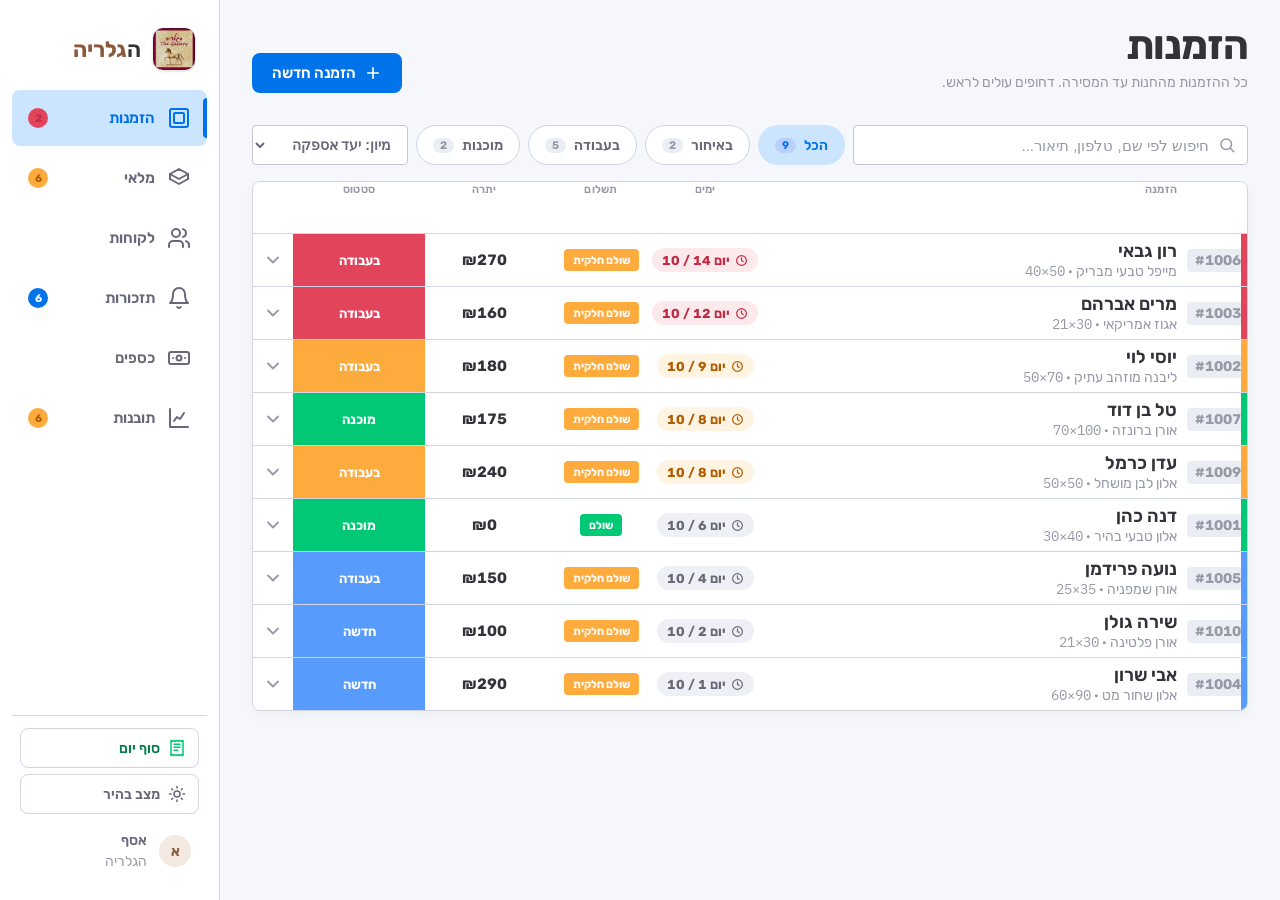
<file: demo/index.html>
<!DOCTYPE html>
<html lang="he" dir="rtl">
<head>
<meta charset="UTF-8">
<meta name="viewport" content="width=device-width, initial-scale=1, viewport-fit=cover">
<meta name="theme-color" content="#0073EA">
<title>הגלריה · ניהול חנות מסגרות</title>

<!-- פונט: Rubik כ-workhorse (Monday-real), עם display=swap ו-fallback ל-system-ui (עובד גם ב-file://) -->
<link rel="preconnect" href="https://fonts.googleapis.com">
<link rel="preconnect" href="https://fonts.gstatic.com" crossorigin>
<link href="https://fonts.googleapis.com/css2?family=Rubik:wght@300;400;500;600;700&family=IBM+Plex+Mono:wght@500;600&display=swap" rel="stylesheet">

<link rel="stylesheet" href="css/tokens.css?v=10">
<link rel="stylesheet" href="css/app.css?v=10">
</head>
<body>

<div class="app">
  <!-- nav rail (landscape) - נבנה ע"י app.js -->
  <aside class="rail" id="rail"></aside>

  <!-- אזור התוכן: שלושה מודולים -->
  <main class="main">
    <section class="view" data-view="orders" role="tabpanel" aria-label="הזמנות"></section>
    <section class="view" data-view="inventory" role="tabpanel" aria-label="מלאי"></section>
    <section class="view" data-view="customers" role="tabpanel" aria-label="לקוחות"></section>
    <section class="view" data-view="reminders" role="tabpanel" aria-label="תזכורות"></section>
    <section class="view" data-view="finance" role="tabpanel" aria-label="כספים"></section>
    <section class="view" data-view="insights" role="tabpanel" aria-label="תובנות"></section>
  </main>
</div>

<!-- bottom tab bar (portrait) - נבנה ע"י app.js -->
<nav class="bottombar" id="bottombar" aria-label="ניווט תחתון"></nav>

<!-- data.js (repository) -> app.js (util/icons/router) -> feature modules. -->
<!-- app.js מגדיר את Gallery.util ו-Gallery.icons שהמודולים תלויים בהם, לכן הוא נטען לפניהם. -->
<!-- ה-init רץ ב-DOMContentLoaded, אחרי שכל המודולים כבר נרשמו. -->
<script src="js/data.js?v=10"></script>
<script src="js/app.js?v=10"></script>
<script src="js/orders.js?v=10"></script>
<script src="js/inventory.js?v=10"></script>
<script src="js/customers.js?v=10"></script>
<script src="js/reminders.js?v=10"></script>
<script src="js/finance.js?v=10"></script>
<script src="js/insights.js?v=10"></script>
</body>
</html>
</file>
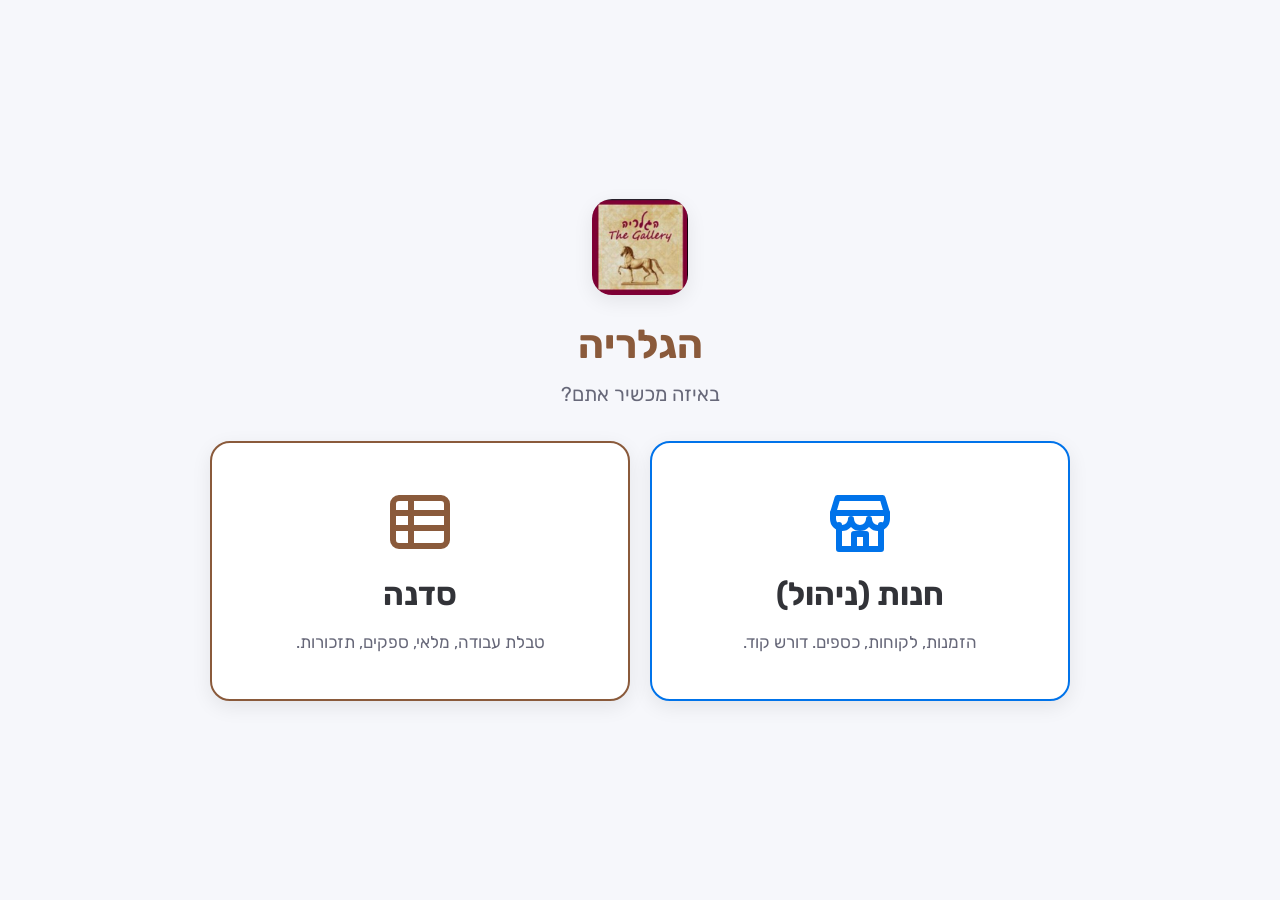
<file: v2/index.html>
<!DOCTYPE html>
<html lang="he" dir="rtl">
<head>
<meta charset="UTF-8">
<meta name="viewport" content="width=device-width, initial-scale=1, viewport-fit=cover">
<meta name="theme-color" content="#0073EA">
<meta name="color-scheme" content="light">
<meta name="apple-mobile-web-app-capable" content="yes">
<title>הגלריה · בחירת כניסה</title>
<link rel="icon" href="assets/logo.png?v=27">
<link rel="apple-touch-icon" href="assets/icon-180.png?v=27">
<link rel="manifest" href="manifest.json">
<meta name="apple-mobile-web-app-title" content="הגלריה">
<link rel="preconnect" href="https://fonts.googleapis.com">
<link rel="preconnect" href="https://fonts.gstatic.com" crossorigin>
<link href="https://fonts.googleapis.com/css2?family=Rubik:wght@400;500;600;700&display=swap" rel="stylesheet">
<link rel="stylesheet" href="css/tokens.css?v=27">
<link rel="stylesheet" href="css/app.css?v=27">
<link rel="stylesheet" href="css/foundation.css?v=27">
<script src="js/version.js?v=27"></script>
</head>
<body class="chooser-page">
  <!-- C1: שתי כניסות. כל אייפד שומר סימנייה לכניסה שלו (admin.html / workshop.html). -->
  <main class="chooser">
    <img class="chooser__logo" src="assets/logo.png?v=27" alt="">
    <h1 class="chooser__title">הגלריה</h1>
    <p class="chooser__sub">באיזה מכשיר אתם?</p>
    <div class="chooser__btns">
      <a class="chooser__btn chooser__btn--admin" href="admin.html">
        <svg viewBox="0 0 24 24" fill="none" stroke="currentColor" stroke-width="2" stroke-linecap="round" stroke-linejoin="round" aria-hidden="true"><path d="M3 9l1.5-5h15L21 9"/><path d="M3 9h18v2a3 3 0 0 1-6 0 3 3 0 0 1-6 0 3 3 0 0 1-6 0z"/><path d="M5 13v8h14v-8"/><path d="M10 21v-5h4v5"/></svg>
        <b>חנות (ניהול)</b>
        <small>הזמנות, לקוחות, כספים. דורש קוד.</small>
      </a>
      <a class="chooser__btn chooser__btn--workshop" href="workshop.html">
        <svg viewBox="0 0 24 24" fill="none" stroke="currentColor" stroke-width="2" stroke-linecap="round" stroke-linejoin="round" aria-hidden="true"><rect x="3" y="4" width="18" height="16" rx="2"/><path d="M3 9h18M3 14h18M9 4v16"/></svg>
        <b>סדנה</b>
        <small>טבלת עבודה, מלאי, ספקים, תזכורות.</small>
      </a>
    </div>
  </main>
</body>
</html>
</file>
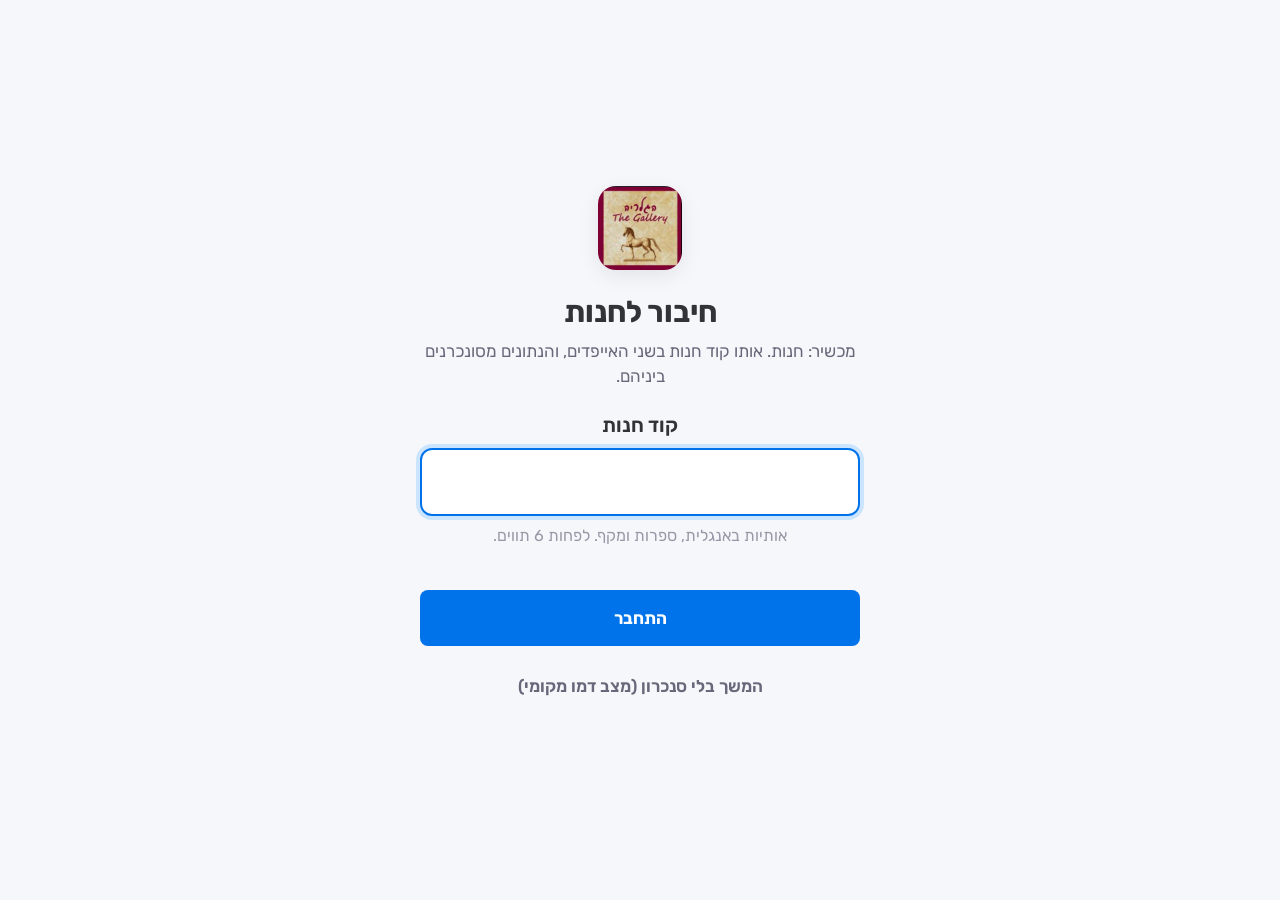
<file: v2/admin.html>
<!DOCTYPE html>
<html lang="he" dir="rtl" data-role="admin">
<head>
<meta charset="UTF-8">
<meta name="viewport" content="width=device-width, initial-scale=1, viewport-fit=cover">
<meta name="theme-color" content="#0073EA">
<meta name="color-scheme" content="light">
<meta name="apple-mobile-web-app-capable" content="yes">
<title>הגלריה · חנות</title>
<link rel="icon" href="assets/logo.png?v=27">
<link rel="apple-touch-icon" href="assets/icon-180.png?v=27">
<link rel="manifest" href="manifest.json">
<meta name="apple-mobile-web-app-title" content="הגלריה">
<link rel="preconnect" href="https://fonts.googleapis.com">
<link rel="preconnect" href="https://fonts.gstatic.com" crossorigin>
<link href="https://fonts.googleapis.com/css2?family=Rubik:wght@400;500;600;700&family=IBM+Plex+Mono:wght@500;600&display=swap" rel="stylesheet">
<link rel="stylesheet" href="css/tokens.css?v=27">
<link rel="stylesheet" href="css/app.css?v=27">
<link rel="stylesheet" href="css/foundation.css?v=27">
<link rel="stylesheet" href="css/orders.css?v=27">
<link rel="stylesheet" href="css/worktable.css?v=27">
<link rel="stylesheet" href="css/inventory.css?v=27">
<link rel="stylesheet" href="css/suppliers.css?v=27">
<link rel="stylesheet" href="css/customers.css?v=27">
<link rel="stylesheet" href="css/reminders.css?v=27">
<link rel="stylesheet" href="css/finance.css?v=27">
<link rel="stylesheet" href="css/stats.css?v=27">
<link rel="stylesheet" href="css/print.css?v=27">
</head>
<body>

<div class="app">
  <aside class="rail" id="rail"></aside>
  <main class="main" id="main"></main>
</div>
<nav class="bottombar" id="bottombar" aria-label="ניווט תחתון"></nav>

<!-- כניסת חנות (admin): כל המודולים. סדר: data -> data-ext -> data-firestore -> icons -> util -> app -> מודולים. HTML בבעלות foundation. -->
<script src="js/version.js?v=27"></script>
<script src="js/data/store.js?v=27"></script>
<script src="js/data/collections.js?v=27"></script>
<script src="js/data/orders-model.js?v=27"></script>
<script src="js/data/seed.js?v=27"></script>
<script src="js/data/trash.js?v=27"></script>
<script src="js/data/demo.js?v=27"></script>
<script src="js/data-ext-worktable.js?v=27"></script>
<script src="js/data-ext-inventory.js?v=27"></script>
<script src="js/data-ext-reminders.js?v=27"></script>
<script src="js/data-firestore.js?v=27"></script>
<script src="js/icons.js?v=27"></script>
<script src="js/util.js?v=27"></script>
<script src="js/app.js?v=27"></script>
<script src="js/flag.js?v=27"></script>
<script src="js/trash-ui.js?v=27"></script>
<script src="js/order-status-ui.js?v=27"></script>
<script src="js/reminder-popup.js?v=27"></script>
<script src="js/admin-gate.js?v=27"></script>
<script src="js/settings.js?v=27"></script>
<script src="js/orders.js?v=27"></script>
<script src="js/orders-form.js?v=27"></script>
<script src="js/orders-pay.js?v=27"></script>
<script src="js/worktable.js?v=27"></script>
<script src="js/inventory.js?v=27"></script>
<script src="js/suppliers.js?v=27"></script>
<script src="js/customers.js?v=27"></script>
<script src="js/reminders.js?v=27"></script>
<script src="js/finance.js?v=27"></script>
<script src="js/stats.js?v=27"></script>
<script src="js/sales.js?v=27"></script>
<script src="js/print.js?v=27"></script>
</body>
</html>
</file>
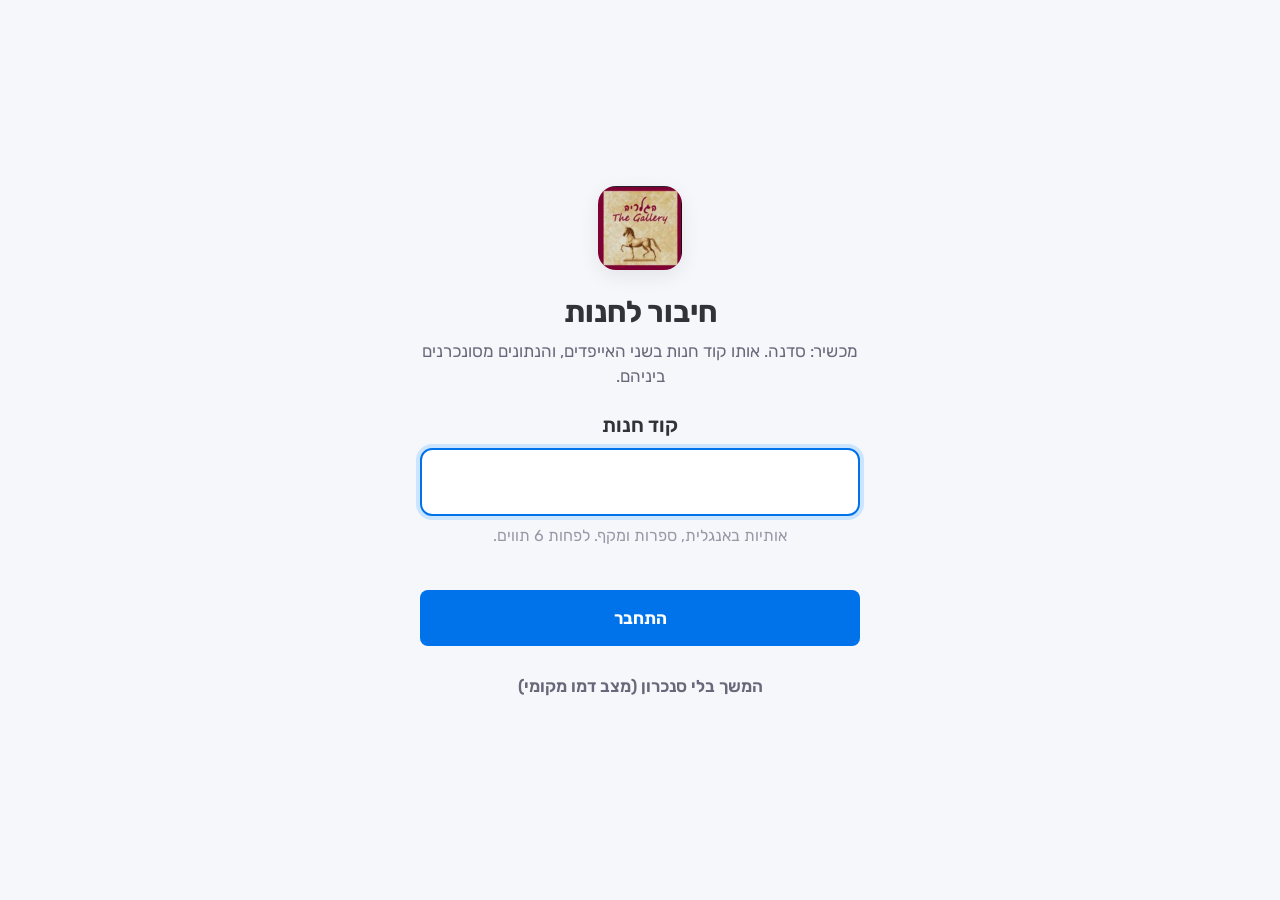
<file: v2/workshop.html>
<!DOCTYPE html>
<html lang="he" dir="rtl" data-role="workshop">
<head>
<meta charset="UTF-8">
<meta name="viewport" content="width=device-width, initial-scale=1, viewport-fit=cover">
<meta name="theme-color" content="#0073EA">
<meta name="color-scheme" content="light">
<meta name="apple-mobile-web-app-capable" content="yes">
<title>הגלריה · סדנה</title>
<link rel="icon" href="assets/logo.png?v=27">
<link rel="apple-touch-icon" href="assets/icon-180.png?v=27">
<link rel="manifest" href="manifest.json">
<meta name="apple-mobile-web-app-title" content="הגלריה">
<link rel="preconnect" href="https://fonts.googleapis.com">
<link rel="preconnect" href="https://fonts.gstatic.com" crossorigin>
<link href="https://fonts.googleapis.com/css2?family=Rubik:wght@400;500;600;700&family=IBM+Plex+Mono:wght@500;600&display=swap" rel="stylesheet">
<link rel="stylesheet" href="css/tokens.css?v=27">
<link rel="stylesheet" href="css/app.css?v=27">
<link rel="stylesheet" href="css/foundation.css?v=27">
<link rel="stylesheet" href="css/worktable.css?v=27">
<link rel="stylesheet" href="css/inventory.css?v=27">
<link rel="stylesheet" href="css/suppliers.css?v=27">
<link rel="stylesheet" href="css/reminders.css?v=27">
<link rel="stylesheet" href="css/print.css?v=27">
</head>
<body>

<div class="app">
  <aside class="rail" id="rail"></aside>
  <main class="main" id="main"></main>
</div>
<nav class="bottombar" id="bottombar" aria-label="ניווט תחתון"></nav>

<!-- כניסת סדנה (D3): whitelist בלבד. לא נטענים כאן orders, customers, finance, stats, sales, settings. אין כסף במסך הזה. -->
<script src="js/version.js?v=27"></script>
<script src="js/data/store.js?v=27"></script>
<script src="js/data/collections.js?v=27"></script>
<script src="js/data/orders-model.js?v=27"></script>
<script src="js/data/seed.js?v=27"></script>
<script src="js/data/trash.js?v=27"></script>
<script src="js/data/demo.js?v=27"></script>
<script src="js/data-ext-worktable.js?v=27"></script>
<script src="js/data-ext-inventory.js?v=27"></script>
<script src="js/data-ext-reminders.js?v=27"></script>
<script src="js/data-firestore.js?v=27"></script>
<script src="js/icons.js?v=27"></script>
<script src="js/util.js?v=27"></script>
<script src="js/app.js?v=27"></script>
<script src="js/flag.js?v=27"></script>
<script src="js/trash-ui.js?v=27"></script>
<script src="js/order-status-ui.js?v=27"></script>
<script src="js/reminder-popup.js?v=27"></script>
<script src="js/worktable.js?v=27"></script>
<script src="js/inventory.js?v=27"></script>
<script src="js/suppliers.js?v=27"></script>
<script src="js/reminders.js?v=27"></script>
<script src="js/print.js?v=27"></script>
</body>
</html>
</file>
<file: demo/css/tokens.css>
/* =============================================================================
 * tokens.css  -  כל ה-CSS variables של "הגלריה"
 * מקור מחייב: context/design-system-v2.md ("Monday-Real"). אין מקף ארוך.
 * הערכים נשלפו מ-monday-ui-style (מערכת Vibe): primary כחול, status solid מדויק.
 * ========================================================================== */

:root {
  /* ---- משטחים ---- */
  --bg-canvas:      #F6F7FB;
  --bg-surface:     #FFFFFF;
  --bg-surface-alt: #F5F6F8;
  --bg-sunken:      #EBEDF5;

  /* ---- טקסט ---- */
  --ink:            #323338;
  --ink-secondary:  #676879;
  --ink-muted:      #9699A6;   /* כותרות עמודה, captions */
  --ink-on-color:   #FFFFFF;

  /* ---- קווים והפרדות ---- */
  --line:           #D0D4E4;
  --line-strong:    #C3C6D4;
  --line-frame:     #E4D8CC;

  /* ---- Primary (Monday blue) ---- */
  --primary:        #0073EA;
  --primary-hover:  #0060B9;
  --primary-press:  #004E96;
  --primary-soft:   #CCE5FF;   /* selected row / active nav bg */
  --primary-ring:   rgba(0, 115, 234, 0.30);
  --link:           #1F76C2;

  /* ---- מבטא עץ אגוז (זהות "הגלריה") ---- */
  --walnut:         #8A5A3B;
  --walnut-soft:    #F3E9E0;

  /* ---- STATUS: solid fill + hover (הלב של המערכת) ---- */
  --st-green:        #00C875;  --st-green-h:  #0F9B63;
  --st-orange:       #FDAB3D;  --st-orange-h: #C0873C;
  --st-red:          #E2445C;  --st-red-h:    #AD3F51;
  --st-blue:         #579BFC;  --st-blue-h:   #4C7CC1;
  --st-purple:       #A25DDC;  --st-purple-h: #8050AB;
  --st-indigo:       #5559DF;  --st-indigo-h: #4B4EAD;
  --st-orange-dk:    #FF642E;  --st-orange-dk-h: #C25531;
  --st-yellow:       #FFCB00;  --st-yellow-h: #C29E11;
  --st-grey:         #C4C4C4;  --st-grey-h:   #B0B0B0;

  /* טקסט על תא סטטוס מלא */
  --on-status:        #FFFFFF;
  --on-status-yellow: #323338;

  /* ---- soft status (ל-tags משניים בלבד: chips, notes, kpi) ---- */
  --st-green-soft:  #E5F9F0;  --st-green-text:  #037F4C;
  --st-orange-soft: #FFF3E1;  --st-orange-text: #B15C00;
  --st-red-soft:    #FCE9EC;  --st-red-text:    #C22A44;
  --st-blue-soft:   #E9F2FE;  --st-blue-text:   #1C6FCB;
  --st-grey-soft:   #EEF0F5;  --st-grey-text:   #676879;

  /* ---- צבעי קבוצה (spine + כותרת קבוצה) ---- */
  --g-blue:   #0086C0;
  --g-purple: #A25DDC;
  --g-red:    #E2445C;
  --g-green:  #00C875;
  --g-orange: #FDAB3D;

  /* ---- טיפוגרפיה ---- */
  --font-ui:      "Rubik", system-ui, "Segoe UI", Arial, sans-serif;
  --font-display: "Rubik", system-ui, "Segoe UI", Arial, sans-serif;
  --font-mono:    "IBM Plex Mono", "SF Mono", Consolas, monospace;

  --fs-2xs: 0.6875rem;  /* 11px - כותרות עמודה */
  --fs-xs:  0.8125rem;  /* 13px - תוכן תא, tags */
  --fs-sm:  0.875rem;   /* 14px */
  --fs-md:  0.9375rem;  /* 15px - body (Monday) */
  --fs-lg:  1.125rem;   /* 18px - שם פריט */
  --fs-xl:  1.375rem;   /* 22px - כותרת משנית */
  --fs-2xl: 1.75rem;    /* 28px - KPI */
  --fs-page: 2.5rem;    /* 40px - כותרת דף */

  --fw-regular: 400;
  --fw-medium:  500;
  --fw-semibold:600;
  --fw-bold:    700;

  --lh-tight: 1.2;
  --lh-base:  1.5;
  --ls-tight: -0.01em;
  --ls-title: -0.02em;

  /* ---- Radius (Monday עדין) ---- */
  --r-sm:   4px;
  --r-md:   8px;
  --r-lg:   12px;
  --r-pill: 100px;

  /* ---- Elevation (עדין מאוד: הצבע עושה את העבודה) ---- */
  --e0: none;
  --e1: 0 4px 12px rgba(0, 0, 0, 0.04);
  --e2: 0 6px 20px rgba(0, 0, 0, 0.08);
  --e3: 0 12px 32px rgba(0, 0, 0, 0.12);
  --e4: 0 16px 40px rgba(0, 0, 0, 0.16);
  --e-primary: none;   /* Monday לא עושה glow צבעוני מתחת לכפתור */
  --focus-ring: 0 0 0 2px var(--bg-surface), 0 0 0 4px var(--primary-ring);

  /* ---- Spacing (בסיס 4px) ---- */
  --s-1: 4px;   --s-2: 8px;   --s-3: 12px;  --s-4: 16px;
  --s-5: 20px;  --s-6: 24px;  --s-8: 32px;  --s-10: 40px;
  --s-12: 48px; --s-16: 64px;

  --touch: 40px;

  /* ---- Motion ---- */
  --dur-fast:  140ms;
  --dur-base:  220ms;
  --dur-slow:  380ms;
  --ease:      cubic-bezier(0.4, 0, 0.2, 1);
  --ease-out:  cubic-bezier(0.16, 1, 0.3, 1);
  --ease-spring: cubic-bezier(0.34, 1.56, 0.64, 1);

  /* ---- מידות ניווט ---- */
  --rail-w:        220px;
  --bottombar-h:   68px;
}

/* =============================================================================
 * ערכת DARK מלאה (Monday dark). נבחרת דרך [data-theme="dark"] על שורש המסמך.
 * ========================================================================== */
:root[data-theme="dark"] {
  --bg-canvas:      #181B34;
  --bg-surface:     #30324E;
  --bg-surface-alt: #3C3F59;
  --bg-sunken:      #4B4E69;

  --ink:            #D5D8DF;
  --ink-secondary:  #B0B4C4;
  --ink-muted:      #797E93;
  --ink-on-color:   #FFFFFF;

  --line:           #4B4E69;
  --line-strong:    #797E93;
  --line-frame:     #4A3E32;

  --primary:        #0073EA;
  --primary-hover:  #2B8DF0;
  --primary-press:  #0060B9;
  --primary-soft:   #183263;
  --primary-ring:   rgba(43, 141, 240, 0.40);
  --link:           #66CCFF;

  --walnut:         #C68F62;
  --walnut-soft:    #35271C;

  --st-green:  #33D391;  --st-green-h:  #0F9B63;
  --st-orange: #FDBC64;  --st-orange-h: #C0873C;
  --st-red:    #E8697D;  --st-red-h:    #AD3F51;
  --st-blue:   #79AFFD;  --st-blue-h:   #4C7CC1;
  --st-purple: #B57DE3;  --st-purple-h: #8050AB;
  --st-indigo: #777AE5;  --st-indigo-h: #4B4EAD;
  --st-orange-dk: #FF7B4D; --st-orange-dk-h: #C25531;
  --st-yellow: #FFD533;  --st-yellow-h: #C29E11;
  --st-grey:   #595C7A;  --st-grey-h:   #4B4E69;

  --on-status:        #FFFFFF;
  --on-status-yellow: #323338;

  --st-green-soft:  #143528;  --st-green-text:  #5FE3AB;
  --st-orange-soft: #3A2E19;  --st-orange-text: #FFC77D;
  --st-red-soft:    #3A2129;  --st-red-text:    #FF98A8;
  --st-blue-soft:   #1A2C43;  --st-blue-text:   #97C2FF;
  --st-grey-soft:   #2A2D3C;  --st-grey-text:   #B0B4C4;

  --g-blue:   #339ECD;
  --g-purple: #B57DE3;
  --g-red:    #E8697D;
  --g-green:  #33D391;
  --g-orange: #FDBC64;

  --e1: 0 4px 12px rgba(0, 0, 0, 0.30);
  --e2: 0 6px 20px rgba(0, 0, 0, 0.40);
  --e3: 0 12px 32px rgba(0, 0, 0, 0.55);
  --e4: 0 16px 44px rgba(0, 0, 0, 0.58);
  --e-primary: none;
}
</file>
<file: demo/css/app.css>
/* =============================================================================
 * app.css  -  קומפוננטות ואנימציות לאפליקציית "הגלריה"
 * מיישם את context/design-system.md (סעיפים 5-8). RTL. CSS טהור. אין מקף ארוך.
 * ========================================================================== */

*, *::before, *::after { box-sizing: border-box; }

html, body { margin: 0; padding: 0; height: 100%; }

body {
  background: var(--bg-canvas);
  color: var(--ink);
  font-family: var(--font-ui);
  font-size: var(--fs-md);
  line-height: var(--lh-base);
  direction: rtl;
  -webkit-font-smoothing: antialiased;
  text-rendering: optimizeLegibility;
}

button { font-family: inherit; }
::placeholder { color: var(--ink-muted); }

/* =============================================================================
 * פריסה כללית: rail בימין + אזור תוכן
 * ========================================================================== */
.app {
  display: flex;
  flex-direction: row-reverse; /* rail בקצה הימני (RTL) */
  min-height: 100vh;
}

/* ---------- NAV RAIL (landscape / desktop) ---------- */
.rail {
  width: var(--rail-w);
  flex: none;
  background: var(--bg-surface);
  border-inline-start: 1px solid var(--line);
  display: flex;
  flex-direction: column;
  padding: var(--s-5) var(--s-3);
  position: sticky;
  top: 0;
  height: 100vh;
}

.brand {
  display: flex;
  align-items: center;
  gap: var(--s-3);
  padding: var(--s-2) var(--s-3) var(--s-5);
}
.brand__logo {
  width: 42px; height: 42px; flex: none;
  border-radius: 10px;
  object-fit: cover;
  box-shadow: 0 1px 3px rgba(0,0,0,.18);
}
.brand__mark {
  width: 38px; height: 38px; flex: none;
  border-radius: 9px;
  border: 2.5px solid var(--walnut);
  position: relative;
  background: var(--walnut-soft);
}
.brand__mark::after {
  content: "";
  position: absolute; inset: 6px;
  border: 1.5px solid var(--line-frame);
  border-radius: 3px;
}
.brand__name {
  font-family: var(--font-display);
  font-weight: var(--fw-semibold);
  font-size: var(--fs-xl);
  color: var(--ink);
  letter-spacing: var(--ls-tight);
}
.brand__name b { color: var(--walnut); font-weight: var(--fw-bold); }

.nav { display: flex; flex-direction: column; gap: var(--s-1); }

.nav__item {
  position: relative;
  display: flex;
  align-items: center;
  gap: var(--s-3);
  min-height: 56px;
  padding: 0 var(--s-4);
  border: 0;
  background: transparent;
  border-radius: var(--r-md);
  color: var(--ink-secondary);
  font-size: var(--fs-md);
  font-weight: var(--fw-semibold);
  cursor: pointer;
  text-align: start;
  width: 100%;
  transition: background var(--dur-fast) var(--ease), color var(--dur-fast) var(--ease);
}
.nav__item:hover { background: var(--bg-surface-alt); }
.nav__item:focus-visible { outline: none; box-shadow: var(--focus-ring); }
.nav__item .ico { width: 24px; height: 24px; flex: none; }
.nav__item .lbl { flex: 1; }

/* פס active מוטיב השדרה בקצה הימני */
.nav__item[aria-current="page"] {
  background: var(--primary-soft);
  color: var(--primary);
}
.nav__item[aria-current="page"]::before {
  content: "";
  position: absolute;
  top: 8px; bottom: 8px; right: 0;
  width: 4px;
  border-radius: 4px 0 0 4px;
  background: var(--primary);
}

/* badge מונה */
.nav__badge {
  min-width: 20px; height: 20px; padding: 0 6px;
  border-radius: var(--r-pill);
  font-family: var(--font-display);
  font-size: var(--fs-2xs);
  font-weight: var(--fw-bold);
  display: inline-flex; align-items: center; justify-content: center;
  color: #fff;
}
.nav__badge.is-red { background: var(--st-red); }
.nav__badge.is-orange { background: var(--st-orange); }
.nav__badge.is-primary { background: var(--primary); }
.nav__badge:empty { display: none; }

.rail__foot {
  margin-top: auto;
  padding: var(--s-4) var(--s-3) var(--s-2);
  border-top: 1px solid var(--line);
  display: flex;
  align-items: center;
  gap: var(--s-3);
  font-size: var(--fs-sm);
  color: var(--ink-muted);
}
.rail__avatar {
  width: 32px; height: 32px; flex: none;
  border-radius: 50%;
  background: var(--walnut-soft);
  color: var(--walnut);
  display: flex; align-items: center; justify-content: center;
  font-family: var(--font-display);
  font-weight: var(--fw-bold);
}
.rail__user b { color: var(--ink-secondary); font-weight: var(--fw-semibold); display: block; }

/* =============================================================================
 * אזור התוכן
 * ========================================================================== */
.main {
  flex: 1;
  min-width: 0;
  display: flex;
  flex-direction: column;
}
.view { display: none; padding: var(--s-6) var(--s-8) var(--s-12); }
.view.is-active {
  display: block;
  animation: viewIn var(--dur-base) var(--ease) both;
}
@keyframes viewIn {
  from { opacity: 0; transform: translateY(8px); }
  to   { opacity: 1; transform: none; }
}

.view__head {
  display: flex;
  align-items: flex-end;
  justify-content: space-between;
  gap: var(--s-4);
  margin-bottom: var(--s-5);
  flex-wrap: wrap;
}
.view__title {
  font-family: var(--font-display);
  font-weight: var(--fw-semibold);
  font-size: var(--fs-xl);
  letter-spacing: var(--ls-tight);
  margin: 0;
}
.view__subtitle { color: var(--ink-muted); font-size: var(--fs-sm); margin: 2px 0 0; }

/* =============================================================================
 * בר חיפוש / סינון (sticky)
 * ========================================================================== */
.toolbar {
  position: sticky;
  top: 0;
  z-index: 6;
  background: var(--bg-canvas);
  padding: var(--s-2) 0 var(--s-4);
  display: flex;
  align-items: center;
  gap: var(--s-2);
  flex-wrap: wrap;
}
.search {
  position: relative;
  flex: 1 1 260px;
  min-width: 220px;
}
.search input {
  width: 100%;
  height: 40px;
  padding: 0 38px 0 var(--s-3);
  border: 1px solid var(--line-strong);
  border-radius: var(--r-sm);
  background: var(--bg-surface);
  font-size: var(--fs-md);
  color: var(--ink);
}
.search input:focus-visible { outline: none; border-color: var(--primary); box-shadow: var(--focus-ring); }
.search .ico {
  position: absolute; right: 12px; top: 50%; transform: translateY(-50%);
  width: 18px; height: 18px; color: var(--ink-muted); pointer-events: none;
}

.chips { display: flex; gap: var(--s-2); flex-wrap: wrap; }
.fchip {
  height: 40px;
  padding: 0 var(--s-4);
  border-radius: var(--r-pill);
  border: 1px solid var(--line);
  background: var(--bg-surface);
  color: var(--ink-secondary);
  font-size: var(--fs-sm);
  font-weight: var(--fw-semibold);
  cursor: pointer;
  display: inline-flex; align-items: center; gap: var(--s-2);
  transition: background var(--dur-fast) var(--ease), color var(--dur-fast) var(--ease), border-color var(--dur-fast) var(--ease);
}
.fchip:hover { border-color: var(--line-strong); }
.fchip:focus-visible { outline: none; box-shadow: var(--focus-ring); }
.fchip[aria-pressed="true"] { background: var(--primary-soft); color: var(--primary); border-color: transparent; }
.fchip .cnt {
  font-family: var(--font-display); font-weight: var(--fw-bold); font-size: var(--fs-2xs);
  background: var(--bg-sunken); color: var(--ink-muted);
  border-radius: var(--r-pill); padding: 1px 7px;
}
.fchip[aria-pressed="true"] .cnt { background: rgba(97,97,255,.16); color: var(--primary); }

.select {
  height: 40px;
  padding: 0 var(--s-3);
  border: 1px solid var(--line-strong);
  border-radius: var(--r-sm);
  background: var(--bg-surface);
  color: var(--ink-secondary);
  font-size: var(--fs-sm);
  font-weight: var(--fw-semibold);
  cursor: pointer;
}
.select:focus-visible { outline: none; border-color: var(--primary); box-shadow: var(--focus-ring); }

/* =============================================================================
 * שורת רשימה נפתחת (Expandable Row) - הקומפוננטה המרכזית
 * ========================================================================== */
.list { display: flex; flex-direction: column; gap: var(--s-2); }

.row {
  position: relative;
  background: var(--bg-surface);
  border: 1px solid var(--line);
  border-radius: var(--r-md);
  box-shadow: var(--e1);
  overflow: hidden;
  transition: box-shadow var(--dur-fast) var(--ease), background var(--dur-fast) var(--ease);
}
.row:hover { box-shadow: var(--e2); background: var(--bg-surface-alt); }

/* staggered entry */
.row.enter { animation: rowIn var(--dur-slow) var(--ease-out) both; }
@keyframes rowIn {
  from { opacity: 0; transform: translateY(10px); }
  to   { opacity: 1; transform: none; }
}

/* שדרת פרופיל */
.row::before {
  content: "";
  position: absolute; top: 0; bottom: 0; right: 0;
  width: 4px;
  background: var(--spine, var(--st-grey));
  transition: width var(--dur-fast) var(--ease);
}
.row:hover::before { width: 6px; }
.row.spine-flash::before { animation: spineFlash 600ms var(--ease) 1; }
@keyframes spineFlash {
  0%,100% { opacity: 1; }
  40% { opacity: .35; }
}

.row__head {
  display: flex;
  align-items: center;
  gap: var(--s-3);
  padding: 0 var(--s-5) 0 var(--s-4);
  min-height: 64px;
  cursor: pointer;
  user-select: none;
  width: 100%;
  border: 0;
  background: transparent;
  text-align: start;
  color: inherit;
}
.row__head:focus-visible { outline: none; box-shadow: var(--focus-ring); border-radius: var(--r-md); }

.row__id {
  font-family: var(--font-display);
  font-weight: var(--fw-bold);
  font-size: var(--fs-sm);
  color: var(--ink-muted);
  background: var(--bg-sunken);
  border-radius: var(--r-sm);
  padding: 3px 8px;
  flex: none;
  font-variant-numeric: tabular-nums;
}
.row__main { min-width: 0; display: flex; flex-direction: column; }
.row__name {
  font-family: var(--font-display);
  font-weight: var(--fw-semibold);
  font-size: var(--fs-lg);
  color: var(--ink);
  white-space: nowrap; overflow: hidden; text-overflow: ellipsis;
}
.row__meta { color: var(--ink-muted); font-size: var(--fs-sm); white-space: nowrap; overflow: hidden; text-overflow: ellipsis; }
.mono { font-family: var(--font-mono); direction: ltr; display: inline-block; }
.row__spacer { flex: 1; }
.row__balance {
  font-family: var(--font-display);
  font-weight: var(--fw-bold);
  font-size: var(--fs-md);
  color: var(--ink);
  flex: none;
  font-variant-numeric: tabular-nums;
}
.chev {
  flex: none;
  color: var(--ink-muted);
  transition: transform var(--dur-base) var(--ease);
  width: 20px; height: 20px;
}
.row.open .chev { transform: rotate(180deg); }

/* מכניקת הפתיחה: grid 0fr -> 1fr */
.row__panel {
  display: grid;
  grid-template-rows: 0fr;
  transition: grid-template-rows var(--dur-base) var(--ease);
}
.row__panel > .inner { overflow: hidden; }
.row.open .row__panel { grid-template-rows: 1fr; }

/* פאנל פספרטו */
.mat {
  margin: 0 var(--s-5) var(--s-5);
  padding: var(--s-5);
  background: var(--bg-surface-alt);
  border: 1px solid var(--line-frame);
  border-radius: var(--r-md);
  opacity: 0;
  transform: translateY(-6px);
  transition: opacity var(--dur-base) var(--ease-out), transform var(--dur-base) var(--ease-out);
}
.row.open .mat { opacity: 1; transform: none; }

.dgrid {
  display: grid;
  grid-template-columns: repeat(3, 1fr);
  gap: var(--s-4) var(--s-4);
}
.field .k { font-size: var(--fs-2xs); color: var(--ink-muted); font-weight: var(--fw-semibold); margin-bottom: 3px; }
.field .v { font-size: var(--fs-sm); font-weight: var(--fw-medium); color: var(--ink-secondary); }
.field .v.strong { font-family: var(--font-display); font-weight: var(--fw-bold); color: var(--ink); }

.checks { display: flex; gap: var(--s-2); flex-wrap: wrap; margin-top: var(--s-4); }
.check-tag {
  display: inline-flex; align-items: center; gap: 6px;
  height: 28px; padding: 0 12px;
  border-radius: var(--r-pill);
  font-size: var(--fs-xs); font-weight: var(--fw-semibold);
  background: var(--bg-sunken); color: var(--ink-muted);
}
.check-tag.on { background: var(--st-green-soft); color: var(--st-green-text); }
.check-tag .dot { width: 6px; height: 6px; border-radius: 50%; background: currentColor; }

/* בר התקדמות 10 ימים */
.progress { margin-top: var(--s-4); }
.progress .plabel { font-size: var(--fs-xs); color: var(--ink-muted); margin-bottom: 6px; display: flex; justify-content: space-between; }
.progress .track {
  height: 8px; border-radius: var(--r-pill);
  background: var(--bg-sunken); overflow: hidden;
}
.progress .fill {
  height: 100%; border-radius: var(--r-pill);
  background: var(--fillc, var(--st-grey));
  transform-origin: right center;
  animation: fillGrow var(--dur-slow) var(--ease-out) both;
}
@keyframes fillGrow { from { transform: scaleX(0); } to { transform: scaleX(1); } }

.actions { display: flex; gap: var(--s-2); flex-wrap: wrap; margin-top: var(--s-5); }

/* החלפת סטטוס בתוך הפאנל */
.status-switch { display: flex; gap: var(--s-2); flex-wrap: wrap; align-items: center; margin-top: var(--s-4); }
.status-switch .lbl { font-size: var(--fs-2xs); color: var(--ink-muted); font-weight: var(--fw-semibold); width: 100%; }
.status-opt {
  height: 34px; padding: 0 var(--s-3);
  border-radius: var(--r-pill);
  border: 1px solid var(--line);
  background: var(--bg-surface);
  font-size: var(--fs-xs); font-weight: var(--fw-bold);
  color: var(--ink-secondary);
  cursor: pointer;
  display: inline-flex; align-items: center; gap: 6px;
  transition: transform var(--dur-fast) var(--ease-spring), border-color var(--dur-fast);
}
.status-opt .dot { width: 7px; height: 7px; border-radius: 50%; }
.status-opt:hover { border-color: var(--line-strong); }
.status-opt:focus-visible { outline: none; box-shadow: var(--focus-ring); }
.status-opt.active { border-color: transparent; }
.status-opt.pop { animation: pop 300ms var(--ease-spring); }

/* =============================================================================
 * Status Pill
 * ========================================================================== */
.pill {
  display: inline-flex; align-items: center; gap: 6px;
  height: 26px; padding: 0 10px 0 12px;
  border-radius: var(--r-pill);
  font: var(--fw-bold) var(--fs-xs)/1 var(--font-ui);
  white-space: nowrap; user-select: none;
  flex: none;
}
.pill .dot { width: 7px; height: 7px; border-radius: 50%; flex: none; }
.pill.pop { animation: pop 300ms var(--ease-spring); }

.is-red    { background: var(--st-red-soft);    color: var(--st-red-text); }
.is-red .dot    { background: var(--st-red); }
.is-orange { background: var(--st-orange-soft); color: var(--st-orange-text); }
.is-orange .dot { background: var(--st-orange); }
.is-green  { background: var(--st-green-soft);  color: var(--st-green-text); }
.is-green .dot  { background: var(--st-green); }
.is-blue   { background: var(--st-blue-soft);   color: var(--st-blue-text); }
.is-blue .dot   { background: var(--st-blue); }
.is-grey   { background: var(--st-grey-soft);   color: var(--st-grey-text); }
.is-grey .dot   { background: var(--st-grey); }

@keyframes pop { 0% { transform: scale(1); } 50% { transform: scale(1.06); } 100% { transform: scale(1); } }

/* =============================================================================
 * Chip ימים (מונה 10 הימים)
 * ========================================================================== */
.chip {
  display: inline-flex; align-items: center; gap: 5px;
  height: 24px; padding: 0 10px;
  border-radius: var(--r-pill);
  font-size: var(--fs-xs); font-weight: var(--fw-bold);
  flex: none; white-space: nowrap;
  font-variant-numeric: tabular-nums;
}
.chip .ico { width: 13px; height: 13px; }
.chip.neutral { background: var(--st-grey-soft); color: var(--st-grey-text); }
.chip.warn    { background: var(--st-orange-soft); color: var(--st-orange-text); }
.chip.late    { background: var(--st-red-soft); color: var(--st-red-text); }
.chip.flash   { animation: spineFlash 600ms var(--ease) 1; }

/* =============================================================================
 * כפתורים
 * ========================================================================== */
.btn {
  height: var(--touch);
  padding: 0 var(--s-5);
  border-radius: var(--r-md);
  border: 0;
  font: var(--fw-semibold) var(--fs-md)/1 var(--font-ui);
  display: inline-flex; align-items: center; justify-content: center; gap: var(--s-2);
  cursor: pointer;
  transition: transform var(--dur-fast) var(--ease), box-shadow var(--dur-fast) var(--ease), background var(--dur-fast) var(--ease);
}
.btn:active { transform: scale(0.96); }
.btn:focus-visible { outline: none; box-shadow: var(--focus-ring); }
.btn .ico { width: 18px; height: 18px; }

.btn--primary { background: var(--primary); color: #fff; box-shadow: var(--e-primary); }
.btn--primary:hover { background: var(--primary-hover); }
.btn--secondary { background: var(--bg-surface); color: var(--ink); border: 1px solid var(--line-strong); }
.btn--secondary:hover { background: var(--bg-surface-alt); }
.btn--ghost { background: transparent; color: var(--ink-secondary); }
.btn--ghost:hover { background: var(--bg-surface-alt); }
.btn--wa { background: #25D366; color: #fff; }
.btn--wa:hover { background: #1FB959; }
.btn--danger { background: var(--st-red-soft); color: var(--st-red-text); }
.btn--danger:hover { background: #F9D9DF; }
.btn--sm { height: 38px; padding: 0 var(--s-4); font-size: var(--fs-sm); }

/* =============================================================================
 * כותרת קבוצה (Group Header)
 * ========================================================================== */
.group { margin-bottom: var(--s-5); }
.group__head {
  display: flex; align-items: center; gap: var(--s-3);
  padding: var(--s-2) var(--s-4);
  background: var(--bg-surface);
  border: 1px solid var(--line);
  border-inline-start: none;
  border-radius: var(--r-md);
  margin-bottom: var(--s-2);
  position: relative;
  width: 100%; cursor: pointer; text-align: start;
}
.group__head:focus-visible { outline: none; box-shadow: var(--focus-ring); }
.group__head::before {
  content: ""; position: absolute; top: 8px; bottom: 8px; right: 0;
  width: 4px; border-radius: 4px 0 0 4px; background: var(--gcolor, var(--st-grey));
}
.group__title { font-family: var(--font-display); font-weight: var(--fw-semibold); font-size: var(--fs-md); color: var(--gtext, var(--ink)); }
.group__count {
  font-family: var(--font-display); font-weight: var(--fw-bold); font-size: var(--fs-2xs);
  background: var(--gsoft, var(--bg-sunken)); color: var(--gtext, var(--ink-muted));
  border-radius: var(--r-pill); padding: 2px 9px; min-width: 22px; text-align: center;
}
.group__body { display: flex; flex-direction: column; gap: var(--s-2); }

/* =============================================================================
 * מלאי: בר צריכה
 * ========================================================================== */
.stockbar {
  flex: 1 1 120px; min-width: 100px;
  display: flex; align-items: center; gap: var(--s-3);
}
.stockbar .track {
  flex: 1; height: 8px; border-radius: var(--r-pill);
  background: var(--bg-sunken); position: relative; overflow: hidden;
}
.stockbar .fill {
  position: absolute; top: 0; right: 0; height: 100%;
  border-radius: var(--r-pill);
  background: var(--fillc, var(--st-green));
  transform-origin: right center;
  animation: fillGrow var(--dur-slow) var(--ease-out) both;
}
.stockbar .thr {
  position: absolute; top: -2px; bottom: -2px; width: 2px;
  background: var(--ink-muted); opacity: .5; border-radius: 2px;
}
.stockbar .num {
  font-family: var(--font-display); font-weight: var(--fw-bold); font-size: var(--fs-sm);
  color: var(--ink); flex: none; font-variant-numeric: tabular-nums; min-width: 62px; text-align: start;
}
.row.low { background: linear-gradient(0deg, var(--st-red-soft), var(--st-red-soft)); }
.row.low:hover { background: var(--st-red-soft); }

.note-draft {
  display: inline-flex; align-items: center; gap: 6px;
  margin-top: var(--s-2);
  font-size: var(--fs-xs); color: var(--st-orange-text);
  background: var(--st-orange-soft); border-radius: var(--r-sm);
  padding: 6px 10px; cursor: help;
}
.note-draft .ico { width: 15px; height: 15px; flex: none; }

.usage-hist { margin-top: var(--s-4); }
.usage-hist .k { font-size: var(--fs-2xs); color: var(--ink-muted); font-weight: var(--fw-semibold); margin-bottom: 6px; }
.usage-row {
  display: flex; align-items: center; justify-content: space-between;
  font-size: var(--fs-sm); padding: 6px 0; border-bottom: 1px solid var(--line);
}
.usage-row:last-child { border-bottom: 0; }
.usage-row .amt { font-family: var(--font-display); font-weight: var(--fw-bold); color: var(--ink); }

.reorder-rec {
  margin-top: var(--s-4); padding: var(--s-4);
  background: var(--primary-soft); border-radius: var(--r-md);
  display: flex; align-items: center; justify-content: space-between; gap: var(--s-3); flex-wrap: wrap;
}
.reorder-rec .txt { font-size: var(--fs-sm); color: var(--ink-secondary); }
.reorder-rec .txt b { color: var(--primary); font-family: var(--font-display); }

/* רשימת הזמנה לספק */
.supplier-order {
  margin-top: var(--s-6);
  background: var(--bg-surface); border: 1px solid var(--line);
  border-radius: var(--r-lg); padding: var(--s-5);
}
.supplier-order h3 {
  font-family: var(--font-display); font-weight: var(--fw-semibold);
  font-size: var(--fs-lg); margin: 0 0 var(--s-4);
}
.sup-block { margin-bottom: var(--s-5); }
.sup-block:last-child { margin-bottom: 0; }
.sup-block__head {
  display: flex; align-items: center; gap: var(--s-2);
  font-family: var(--font-display); font-weight: var(--fw-semibold);
  color: var(--walnut); font-size: var(--fs-md); margin-bottom: var(--s-2);
}
.sup-lines { display: flex; flex-direction: column; gap: var(--s-1); }
.sup-line {
  display: flex; align-items: center; gap: var(--s-3);
  padding: var(--s-2) var(--s-3);
  background: var(--bg-surface-alt); border-radius: var(--r-sm);
  border: 1px solid var(--line);
}
.sup-line .sku { font-family: var(--font-mono); direction: ltr; font-weight: 600; color: var(--ink); flex: none; }
.sup-line .desc { color: var(--ink-muted); font-size: var(--fs-sm); flex: 1; }
.sup-line .qty { font-family: var(--font-display); font-weight: var(--fw-bold); color: var(--st-red-text); flex: none; }

/* =============================================================================
 * תזכורות ותיעדוף (Dashboard)
 * ========================================================================== */
.rem-cols { display: grid; grid-template-columns: repeat(3, 1fr); gap: var(--s-4); align-items: start; }
.rem-col {
  background: var(--bg-surface); border: 1px solid var(--line);
  border-radius: var(--r-md); padding: var(--s-3);
  box-shadow: var(--e1);
}
.rem-col__head {
  display: flex; align-items: center; gap: var(--s-2);
  padding: 0 var(--s-1) var(--s-3);
  border-bottom: 1px solid var(--line);
  margin-bottom: var(--s-3);
}
.rem-col__dot { width: 12px; height: 12px; border-radius: 50%; flex: none; }
.rem-col__title { font-family: var(--font-display); font-weight: var(--fw-semibold); font-size: var(--fs-md); }
.rem-col__count {
  margin-inline-start: auto;
  font-family: var(--font-display); font-weight: var(--fw-bold); font-size: var(--fs-2xs);
  border-radius: var(--r-pill); padding: 2px 9px;
}
.rem-col.late   { border-top: 3px solid var(--st-red); }
.rem-col.warn   { border-top: 3px solid var(--st-orange); }
.rem-col.ontime { border-top: 3px solid var(--st-green); }
.rem-col.late .rem-col__dot   { background: var(--st-red); }
.rem-col.warn .rem-col__dot   { background: var(--st-orange); }
.rem-col.ontime .rem-col__dot { background: var(--st-green); }
.rem-col.late .rem-col__count   { background: var(--st-red-soft); color: var(--st-red-text); }
.rem-col.warn .rem-col__count   { background: var(--st-orange-soft); color: var(--st-orange-text); }
.rem-col.ontime .rem-col__count { background: var(--st-green-soft); color: var(--st-green-text); }
/* כותרת הקבוצה בצבע הקבוצה (Monday: bold בצבע הקבוצה) */
.rem-col.late .rem-col__title   { color: var(--st-red-text); }
.rem-col.warn .rem-col__title   { color: var(--st-orange-text); }
.rem-col.ontime .rem-col__title { color: var(--st-green-text); }

.rem-items { display: flex; flex-direction: column; gap: var(--s-2); }
.rem-card {
  position: relative;
  background: var(--bg-surface);
  border: 1px solid var(--line);
  border-radius: var(--r-md);
  padding: var(--s-3) var(--s-3) var(--s-3) var(--s-3);
  overflow: hidden;
  animation: rowIn var(--dur-slow) var(--ease-out) both;
}
.rem-card:hover { background: var(--bg-surface-alt); }
.rem-card::before {
  content: ""; position: absolute; top: 0; bottom: 0; right: 0; width: 4px;
  background: var(--spine, var(--st-grey));
}
.rem-card__top { display: flex; align-items: center; gap: var(--s-2); }
.rem-card__name { font-family: var(--font-display); font-weight: var(--fw-semibold); font-size: var(--fs-md); }
.rem-card__meta { color: var(--ink-muted); font-size: var(--fs-xs); margin-top: 3px; line-height: var(--lh-base); }
.rem-card__actions { display: flex; gap: var(--s-2); margin-top: var(--s-3); flex-wrap: wrap; }

/* =============================================================================
 * מצב ריק
 * ========================================================================== */
.empty {
  text-align: center; padding: var(--s-16) var(--s-4);
  display: flex; flex-direction: column; align-items: center; gap: var(--s-3);
}
.empty svg { color: var(--line-strong); }
.empty h3 { font-family: var(--font-display); font-weight: var(--fw-semibold); font-size: var(--fs-lg); margin: 0; }
.empty p { color: var(--ink-muted); margin: 0; max-width: 340px; }

/* =============================================================================
 * מודל (טופס הזמנה חדשה)
 * ========================================================================== */
.modal-backdrop {
  position: fixed; inset: 0;
  background: rgba(30, 31, 51, 0.42);
  display: flex; align-items: flex-start; justify-content: center;
  padding: var(--s-8) var(--s-4);
  z-index: 40;
  overflow-y: auto;
  animation: fadeIn var(--dur-base) var(--ease) both;
}
@keyframes fadeIn { from { opacity: 0; } to { opacity: 1; } }
.modal {
  background: var(--bg-surface);
  border-radius: var(--r-lg);
  box-shadow: var(--e4);
  width: 100%; max-width: 640px;
  animation: modalIn var(--dur-base) var(--ease-out) both;
}
@keyframes modalIn { from { opacity: 0; transform: translateY(14px) scale(.98); } to { opacity: 1; transform: none; } }
.modal__head {
  display: flex; align-items: center; justify-content: space-between;
  padding: var(--s-5) var(--s-6);
  border-bottom: 1px solid var(--line);
}
.modal__title { font-family: var(--font-display); font-weight: var(--fw-semibold); font-size: var(--fs-lg); margin: 0; }
.modal__close {
  width: 36px; height: 36px; border: 0; border-radius: var(--r-sm);
  background: var(--bg-sunken); color: var(--ink-secondary); cursor: pointer;
  font-size: 20px; line-height: 1; display: flex; align-items: center; justify-content: center;
}
.modal__close:hover { background: var(--line); }
.modal__body { padding: var(--s-6); }
.modal__foot {
  display: flex; gap: var(--s-2); justify-content: flex-start;
  padding: var(--s-4) var(--s-6);
  border-top: 1px solid var(--line);
  position: sticky; bottom: 0; background: var(--bg-surface);
  border-radius: 0 0 var(--r-lg) var(--r-lg);
}

/* =============================================================================
 * טופס
 * ========================================================================== */
.form-grid { display: grid; grid-template-columns: 1fr 1fr; gap: var(--s-4); }
.form-field { display: flex; flex-direction: column; gap: 6px; }
.form-field.col-2 { grid-column: 1 / -1; }
.form-field label { font-size: var(--fs-xs); font-weight: var(--fw-semibold); color: var(--ink-secondary); }
.form-field input,
.form-field select,
.form-field textarea {
  height: var(--touch);
  padding: 0 var(--s-3);
  border: 1px solid var(--line-strong);
  border-radius: var(--r-sm);
  background: var(--bg-surface);
  font-family: var(--font-ui);
  font-size: var(--fs-md);
  color: var(--ink);
  width: 100%;
}
.form-field textarea { height: auto; min-height: 60px; padding: var(--s-2) var(--s-3); resize: vertical; }
.form-field input:focus-visible,
.form-field select:focus-visible,
.form-field textarea:focus-visible { outline: none; border-color: var(--primary); box-shadow: var(--focus-ring); }
.form-field .calc {
  background: var(--bg-sunken);
  font-family: var(--font-display); font-weight: var(--fw-bold);
  color: var(--ink); display: flex; align-items: center;
}
.form-field .calc.pop { animation: calcPop 220ms var(--ease-spring); }
@keyframes calcPop {
  0% { transform: scale(1); background: var(--bg-sunken); }
  50% { transform: scale(1.04); background: var(--primary-soft); }
  100% { transform: scale(1); background: var(--bg-sunken); }
}
.dims-row { display: flex; gap: var(--s-2); align-items: flex-end; }
.dims-row .form-field { flex: 1; }
.dims-row .x { padding-bottom: 12px; color: var(--ink-muted); font-weight: var(--fw-bold); }

/* toggle */
.toggle-field { display: flex; align-items: center; justify-content: space-between; gap: var(--s-3); height: var(--touch); }
.toggle-field label { font-size: var(--fs-md); font-weight: var(--fw-semibold); color: var(--ink-secondary); }
.toggle {
  --w: 46px; --h: 26px;
  width: var(--w); height: var(--h); flex: none;
  border-radius: var(--r-pill);
  background: var(--bg-sunken);
  border: 0; cursor: pointer; position: relative;
  transition: background var(--dur-fast) var(--ease);
}
.toggle::after {
  content: ""; position: absolute; top: 3px; right: 3px;
  width: 20px; height: 20px; border-radius: 50%;
  background: #fff; box-shadow: var(--e1);
  transition: transform var(--dur-fast) var(--ease-spring);
}
.toggle[aria-checked="true"] { background: var(--primary); }
.toggle[aria-checked="true"]::after { transform: translateX(-20px); }
.toggle:focus-visible { outline: none; box-shadow: var(--focus-ring); }

.field-note { font-size: var(--fs-xs); color: var(--ink-muted); }

/* =============================================================================
 * אנימציות גלובליות + כיבוד reduced motion
 * ========================================================================== */
@media (prefers-reduced-motion: reduce) {
  *, *::before, *::after {
    animation-duration: 0.01ms !important;
    animation-iteration-count: 1 !important;
    transition-duration: 0.01ms !important;
  }
}

/* =============================================================================
 * רספונסיביות: portrait / מסך צר -> bottom tab bar
 * ========================================================================== */
.bottombar { display: none; }

@media (max-width: 768px) {
  .app { flex-direction: column; }
  .rail { display: none; }
  .main { padding-bottom: var(--bottombar-h); }
  .view { padding: var(--s-4) var(--s-4) var(--s-10); }
  .dgrid { grid-template-columns: repeat(2, 1fr); }
  .rem-cols { grid-template-columns: 1fr; }
  .form-grid { grid-template-columns: 1fr; }

  .bottombar {
    display: flex;
    position: fixed; bottom: 0; right: 0; left: 0;
    height: var(--bottombar-h);
    background: var(--bg-surface);
    border-top: 1px solid var(--line);
    z-index: 30;
    padding: 0 var(--s-2);
  }
  .bottombar .nav__item {
    flex: 1; flex-direction: column; gap: 2px; min-height: 0; padding: var(--s-2) 0;
    font-size: var(--fs-2xs); border-radius: var(--r-sm);
  }
  .bottombar .nav__item[aria-current="page"]::before {
    top: auto; bottom: 0; right: 50%; transform: translateX(50%);
    width: 28px; height: 3px; border-radius: 3px 3px 0 0;
  }
  .bottombar .nav__item .lbl { flex: none; }
  .bottombar .nav__badge {
    position: absolute; top: 4px; right: 50%; transform: translateX(140%);
  }
}

@media (max-width: 520px) {
  .dgrid { grid-template-columns: 1fr; }
  .view__head { align-items: flex-start; }
}

/* =============================================================================
 * מלאי: תמונת / דוגמית פרופיל
 * ========================================================================== */
.pthumb {
  width: 38px; height: 38px; flex: none;
  border-radius: var(--r-sm);
  border: 1px solid var(--line-frame);
  background-size: cover; background-position: center;
  overflow: hidden; position: relative;
  box-shadow: inset 0 0 0 1px rgba(255,255,255,.18);
}
.pthumb img { width: 100%; height: 100%; object-fit: cover; display: block; }
.pthumb--lg {
  width: 108px; height: 84px;
  border-radius: var(--r-md);
  flex: none;
}
.pthumb__tag {
  position: absolute; bottom: 4px; right: 4px;
  background: rgba(30,31,51,.62); color: #fff;
  font-size: var(--fs-2xs); font-weight: var(--fw-semibold);
  padding: 2px 7px; border-radius: var(--r-pill);
  backdrop-filter: blur(2px);
}
.pphoto {
  display: flex; align-items: center; gap: var(--s-4);
  margin-bottom: var(--s-4);
  padding-bottom: var(--s-4);
  border-bottom: 1px solid var(--line);
  flex-wrap: wrap;
}
.pphoto__side { display: flex; flex-direction: column; gap: 6px; min-width: 180px; flex: 1; }
.pphoto__title { font-family: var(--font-display); font-weight: var(--fw-semibold); font-size: var(--fs-sm); color: var(--ink); }
.pphoto__hint { font-size: var(--fs-xs); color: var(--ink-muted); max-width: 320px; }
.pphoto__btn { align-self: flex-start; margin-top: 2px; cursor: pointer; }

/* =============================================================================
 * לקוחות (טאב)
 * ========================================================================== */
.cust-avatar {
  width: 40px; height: 40px; flex: none;
  border-radius: 50%;
  background: var(--walnut-soft); color: var(--walnut);
  display: flex; align-items: center; justify-content: center;
  font-family: var(--font-display); font-weight: var(--fw-bold); font-size: var(--fs-md);
}
.cust-name-row { display: flex; align-items: center; gap: 6px; min-width: 0; }
.cust-name-row .row__name { min-width: 0; }
.cust-owed { color: var(--st-orange-text); font-weight: var(--fw-semibold); }
.cust-meta-owed-m { display: none; }  /* היתרה מוצגת ב-meta רק במובייל, כי בדסקטופ יש עמודת יתרה ייעודית */
.cust-phone { font-size: var(--fs-sm); color: var(--ink-secondary); }
.cust-total {
  font-family: var(--font-display); font-weight: var(--fw-bold);
  font-size: var(--fs-md); color: var(--ink); font-variant-numeric: tabular-nums;
}
.cust-balance { font-family: var(--font-display); font-weight: var(--fw-semibold); font-size: var(--fs-sm); font-variant-numeric: tabular-nums; }
.cust-balance.owed { color: var(--st-orange-text); }
.cust-balance.paid { color: var(--st-green-text); }
.cust-contact { flex: none; }

.cust-orders__head { font-size: var(--fs-2xs); color: var(--ink-muted); font-weight: var(--fw-semibold); margin-bottom: var(--s-2); }
.cust-orders { display: flex; flex-direction: column; gap: 6px; }
.cust-order {
  display: flex; align-items: center; gap: var(--s-3); flex-wrap: wrap;
  padding: var(--s-2) var(--s-3);
  background: var(--bg-surface); border: 1px solid var(--line); border-radius: var(--r-sm);
}
.cust-order__id { color: var(--ink-muted); font-size: var(--fs-sm); flex: none; }
.cust-order__desc { color: var(--ink-secondary); font-size: var(--fs-sm); flex: 1; min-width: 120px; }
.cust-order__date { color: var(--ink-muted); font-size: var(--fs-xs); flex: none; }
.cust-order__price { font-family: var(--font-display); font-weight: var(--fw-bold); color: var(--ink); flex: none; font-variant-numeric: tabular-nums; }
.cust-order__bal { font-size: var(--fs-xs); font-weight: var(--fw-semibold); color: var(--st-red-text); flex: none; }
.cust-order__bal.paid { color: var(--st-green-text); }

/* =============================================================================
 * תובנות (טאב)
 * ========================================================================== */
.kpi-row {
  display: grid; grid-template-columns: repeat(4, 1fr); gap: var(--s-3);
  margin-bottom: var(--s-6);
}
.kpi {
  background: var(--bg-surface); border: 1px solid var(--line);
  border-radius: var(--r-lg); padding: var(--s-4);
  border-top: 3px solid var(--st-grey);
}
.kpi.is-primary { border-top-color: var(--primary); }
.kpi.is-orange  { border-top-color: var(--st-orange); }
.kpi.is-green   { border-top-color: var(--st-green); }
.kpi.is-blue    { border-top-color: var(--st-blue); }
.kpi.is-red     { border-top-color: var(--st-red); }
.kpi__label { font-size: var(--fs-sm); color: var(--ink-muted); font-weight: var(--fw-semibold); }
.kpi__value {
  font-family: var(--font-display); font-weight: var(--fw-bold); font-size: var(--fs-2xl);
  color: var(--ink); margin: var(--s-1) 0 6px; font-variant-numeric: tabular-nums; line-height: 1.1;
}
.kpi__foot { min-height: 20px; }
.kpi__sub { font-size: var(--fs-xs); color: var(--ink-muted); }
.kpi__trend { display: inline-flex; align-items: center; gap: 4px; font-family: var(--font-display); font-weight: var(--fw-bold); font-size: var(--fs-sm); }
.kpi__trend .ico { width: 15px; height: 15px; }
.kpi__trend.up { color: var(--st-green-text); }
.kpi__trend.down { color: var(--st-red-text); }
.kpi__flag { display: inline-flex; align-items: center; font-size: var(--fs-xs); font-weight: var(--fw-bold); color: var(--st-red-text); background: var(--st-red-soft); padding: 2px 8px; border-radius: var(--r-pill); }

.ins-group { margin-bottom: var(--s-6); }
.ins-group__head {
  display: flex; align-items: center; gap: var(--s-3);
  padding: var(--s-2) var(--s-4);
  background: var(--bg-surface); border: 1px solid var(--line); border-radius: var(--r-md);
  margin-bottom: var(--s-3); position: relative;
}
.ins-group__head::before {
  content: ""; position: absolute; top: 8px; bottom: 8px; right: 0;
  width: 4px; border-radius: 4px 0 0 4px; background: var(--gc, var(--st-grey));
}
.ins-group__title { font-family: var(--font-display); font-weight: var(--fw-semibold); font-size: var(--fs-md); color: var(--gt, var(--ink)); }
.ins-group__count {
  font-family: var(--font-display); font-weight: var(--fw-bold); font-size: var(--fs-2xs);
  background: var(--gs, var(--bg-sunken)); color: var(--gt, var(--ink-muted));
  border-radius: var(--r-pill); padding: 2px 9px; min-width: 22px; text-align: center;
}

.ins-grid { display: grid; grid-template-columns: repeat(auto-fill, minmax(300px, 1fr)); gap: var(--s-3); }
.ins-card {
  position: relative; overflow: hidden;
  background: var(--bg-surface); border: 1px solid var(--line);
  border-radius: var(--r-md); box-shadow: var(--e1);
  padding: var(--s-4) var(--s-4) var(--s-4) var(--s-4);
  display: flex; flex-direction: column;
}
.ins-card::before {
  content: ""; position: absolute; top: 0; bottom: 0; right: 0; width: 4px;
  background: var(--st-grey);
}
.ins-card.is-ok::before   { background: var(--st-green); }
.ins-card.is-warn::before { background: var(--st-orange); }
.ins-card.is-late::before { background: var(--st-red); }
.ins-card.is-muted { background: var(--bg-sunken); box-shadow: none; }
.ins-card.is-muted::before { background: var(--line-strong); }
.ins-card.is-muted .ins-card__title,
.ins-card.is-muted .ins-card__body { color: var(--ink-muted); }
.ins-card.is-muted .ins-card__body b { color: var(--ink-secondary); }

.ins-card__head { display: flex; align-items: flex-start; gap: var(--s-2); margin-bottom: var(--s-2); }
.ins-card__head .ico { width: 20px; height: 20px; flex: none; color: var(--ink-muted); margin-top: 2px; }
.ins-card__title { font-family: var(--font-display); font-weight: var(--fw-semibold); font-size: var(--fs-md); color: var(--ink); line-height: var(--lh-tight); }
.ins-card__title b { font-weight: var(--fw-bold); }
.ins-card__body { font-size: var(--fs-sm); color: var(--ink-secondary); }
.ins-card__body p { margin: 0 0 var(--s-2); }
.ins-card__body p:last-child { margin-bottom: 0; }
.ins-say { color: var(--ink-muted); }
.ins-list { list-style: none; margin: 0 0 var(--s-2); padding: 0; display: flex; flex-direction: column; gap: 4px; }
.ins-list li {
  font-size: var(--fs-sm); color: var(--ink-secondary);
  padding: 6px 8px; background: var(--bg-surface-alt); border-radius: var(--r-sm);
}
.ins-list b { font-family: var(--font-display); color: var(--ink); }
.ins-tag {
  display: inline-flex; align-items: center;
  font-size: var(--fs-2xs); font-weight: var(--fw-bold);
  padding: 1px 7px; border-radius: var(--r-pill);
  background: var(--st-grey-soft); color: var(--st-grey-text);
}
.ins-tag.red { background: var(--st-red-soft); color: var(--st-red-text); }
.ins-tag.green { background: var(--st-green-soft); color: var(--st-green-text); }

.ins-progress { margin-top: var(--s-2); }
.ins-progress__track { height: 6px; border-radius: var(--r-pill); background: var(--bg-surface); overflow: hidden; border: 1px solid var(--line); }
.ins-progress__fill { height: 100%; background: var(--line-strong); border-radius: var(--r-pill); }
.ins-progress__txt { font-size: var(--fs-2xs); color: var(--ink-muted); margin-top: 5px; }

.ins-card__foot { margin-top: auto; padding-top: var(--s-3); }
.ins-card__cta {
  border: 0; background: transparent; cursor: pointer;
  color: var(--primary); font-family: var(--font-ui); font-weight: var(--fw-semibold); font-size: var(--fs-sm);
  padding: 0;
}
.ins-card__cta:hover { color: var(--primary-hover); text-decoration: underline; }
.ins-card__cta:focus-visible { outline: none; box-shadow: var(--focus-ring); border-radius: var(--r-sm); }
.ins-card__meta { font-size: var(--fs-2xs); color: var(--ink-muted); margin-top: var(--s-2); }

@media (max-width: 900px) {
  .kpi-row { grid-template-columns: repeat(2, 1fr); }
}
@media (max-width: 768px) {
  .ins-grid { grid-template-columns: 1fr; }
  /* מובייל: השורה חוזרת לכרטיס flex. מסתירים את עמודות הנתונים, היתרה עוברת ל-meta */
  .cust-meta-owed-m { display: inline; }
  [data-view="customers"] .row__head > .cust-phone,
  [data-view="customers"] .row__head > .cust-last,
  [data-view="customers"] .row__head > .cust-total,
  [data-view="customers"] .row__head > .cust-balance { display: none; }
  /* !important כי כלל ה-fallback הגלובלי מאוחר יותר מחזיר את ה-spacer ל-display:block */
  [data-view="customers"] .row__head > .row__spacer { display: none !important; }
  [data-view="customers"] .row__head > .row__main { flex: 1; min-width: 0; }
  [data-view="customers"] .row__meta { white-space: normal; }
}
@media (max-width: 420px) {
  .kpi-row { grid-template-columns: 1fr; }
  .cust-contact .ico { margin: 0; }
}

/* =============================================================================
 * הרחבות v2: פירוט הזמנה משותף, רשימת ספק ידנית, הערות לקוח, המלצות מרוכזות
 * ========================================================================== */

/* ---------- פירוט הזמנה משותף (OrderDetail) ---------- */
.od-head { display: flex; flex-direction: column; gap: var(--s-2); min-width: 0; }
.od-head__tags { display: flex; align-items: center; gap: var(--s-2); flex-wrap: wrap; }
.od-mat {
  padding: var(--s-4);
  background: var(--bg-surface-alt);
  border: 1px solid var(--line-frame);
  border-radius: var(--r-md);
}
.od-notes { margin-top: var(--s-4); padding-top: var(--s-4); border-top: 1px solid var(--line); }
.od-notes .k { font-size: var(--fs-2xs); color: var(--ink-muted); font-weight: var(--fw-semibold); margin-bottom: 3px; }
.od-notes .v { font-size: var(--fs-sm); color: var(--ink-secondary); white-space: pre-wrap; }

/* ---------- רשימת הזמנה לספק: שליטה ידנית ---------- */
.supplier-order__head {
  display: flex; align-items: center; justify-content: space-between;
  gap: var(--s-3); flex-wrap: wrap; margin-bottom: var(--s-1);
}
.supplier-order__head h3 { margin: 0; }
.so-intro { margin: 0 0 var(--s-4); }
.so-empty { margin: var(--s-2) 0 0; }
.sup-line__tag {
  display: inline-flex; align-items: center;
  font-size: var(--fs-2xs); font-weight: var(--fw-bold);
  padding: 1px 7px; border-radius: var(--r-pill);
  background: var(--primary-soft); color: var(--primary);
  margin-inline-start: 6px;
}
.sup-line__x {
  flex: none; width: 28px; height: 28px;
  border: 0; border-radius: var(--r-sm);
  background: var(--bg-sunken); color: var(--ink-muted);
  font-size: 18px; line-height: 1; cursor: pointer;
  display: inline-flex; align-items: center; justify-content: center;
  transition: background var(--dur-fast) var(--ease), color var(--dur-fast) var(--ease);
}
.sup-line__x:hover { background: var(--st-red-soft); color: var(--st-red-text); }
.sup-line__x:focus-visible { outline: none; box-shadow: var(--focus-ring); }

/* ---------- תזכורות: שם לחיץ שפותח פירוט הזמנה ---------- */
button.rem-card__name {
  border: 0; background: transparent; padding: 0; margin: 0;
  font-family: var(--font-display); font-weight: var(--fw-semibold); font-size: var(--fs-md);
  color: var(--ink); cursor: pointer; text-align: start;
  border-bottom: 1px dashed transparent;
  transition: color var(--dur-fast) var(--ease), border-color var(--dur-fast) var(--ease);
}
button.rem-card__name:hover { color: var(--primary); border-bottom-color: var(--primary); }
button.rem-card__name:focus-visible { outline: none; box-shadow: var(--focus-ring); border-radius: var(--r-sm); }

/* ---------- לקוחות: הזמנה אחרונה, הערה, היסטוריה לחיצה ---------- */
.cust-last { font-size: var(--fs-sm); color: var(--ink-secondary); font-variant-numeric: tabular-nums; }
.cust-note-flag {
  display: inline-flex; align-items: center; gap: 4px; flex: none;
  font-size: var(--fs-2xs); font-weight: var(--fw-bold);
  color: var(--st-orange-text); background: var(--st-orange-soft);
  padding: 3px 9px; border-radius: var(--r-pill);
}
.cust-note-flag .ico { width: 13px; height: 13px; }

.cust-notes {
  margin-bottom: var(--s-4); padding-bottom: var(--s-4);
  border-bottom: 1px solid var(--line);
  display: flex; flex-direction: column; gap: 6px;
}
.cust-notes__label { font-size: var(--fs-2xs); color: var(--ink-muted); font-weight: var(--fw-semibold); }
.cust-notes__input {
  width: 100%; min-height: 58px; resize: vertical;
  padding: var(--s-2) var(--s-3);
  border: 1px solid var(--line-strong); border-radius: var(--r-sm);
  background: var(--bg-surface); font-family: var(--font-ui);
  font-size: var(--fs-sm); color: var(--ink); line-height: var(--lh-base);
}
.cust-notes__input:focus-visible { outline: none; border-color: var(--primary); box-shadow: var(--focus-ring); }
.cust-notes__foot { display: flex; align-items: center; gap: var(--s-3); }
.cust-notes__status { font-size: var(--fs-xs); color: var(--st-green-text); font-weight: var(--fw-semibold); }

button.cust-order {
  width: 100%; text-align: start; font-family: var(--font-ui); color: inherit; cursor: pointer;
  transition: background var(--dur-fast) var(--ease), border-color var(--dur-fast) var(--ease);
}
button.cust-order:hover { background: var(--bg-surface-alt); border-color: var(--line-strong); }
button.cust-order:focus-visible { outline: none; box-shadow: var(--focus-ring); }

/* ---------- תובנות: בלוק "המלצות מרוכזות" + הבהרות ---------- */
.reco {
  background: var(--bg-surface); border: 1px solid var(--line);
  border-radius: var(--r-lg); box-shadow: var(--e1);
  padding: var(--s-4) var(--s-5); margin-bottom: var(--s-6);
  border-top: 3px solid var(--primary);
}
.reco__head { display: flex; align-items: center; gap: var(--s-2); margin-bottom: var(--s-3); flex-wrap: wrap; }
.reco__head .ico { width: 20px; height: 20px; color: var(--primary); flex: none; }
.reco__title { font-family: var(--font-display); font-weight: var(--fw-bold); font-size: var(--fs-lg); color: var(--ink); }
.reco__sub { font-size: var(--fs-xs); color: var(--ink-muted); margin-inline-start: auto; }
.reco-list { list-style: none; margin: 0; padding: 0; display: flex; flex-direction: column; gap: var(--s-2); }
.reco-item {
  display: flex; align-items: center; gap: var(--s-3);
  padding: var(--s-2) var(--s-3);
  background: var(--bg-surface-alt); border: 1px solid var(--line);
  border-radius: var(--r-md); position: relative; overflow: hidden;
}
.reco-item::before {
  content: ""; position: absolute; top: 0; bottom: 0; right: 0; width: 4px; background: var(--st-grey);
}
.reco-item.is-late::before  { background: var(--st-red); }
.reco-item.is-ready::before { background: var(--st-green); }
.reco-item.is-stock::before { background: var(--st-orange); }
.reco-item.is-work::before  { background: var(--st-blue); }
.reco-item__num {
  flex: none; width: 22px; height: 22px; border-radius: 50%;
  background: var(--primary-soft); color: var(--primary);
  font-family: var(--font-display); font-weight: var(--fw-bold); font-size: var(--fs-xs);
  display: inline-flex; align-items: center; justify-content: center;
}
.reco-item__txt { flex: 1; min-width: 0; font-size: var(--fs-sm); color: var(--ink-secondary); }
.reco-item__go {
  flex: none; border: 0; background: transparent; cursor: pointer;
  color: var(--primary); font-family: var(--font-ui); font-weight: var(--fw-semibold); font-size: var(--fs-sm);
  padding: 4px 6px; border-radius: var(--r-sm); white-space: nowrap;
}
.reco-item__go:hover { color: var(--primary-hover); text-decoration: underline; }
.reco-item__go:focus-visible { outline: none; box-shadow: var(--focus-ring); }
.reco-empty {
  display: flex; align-items: center; gap: var(--s-2);
  font-size: var(--fs-sm); color: var(--st-green-text); font-weight: var(--fw-semibold);
  background: var(--st-green-soft); border-radius: var(--r-md); padding: var(--s-3) var(--s-4);
}
.reco-empty .ico { width: 18px; height: 18px; flex: none; }

.kpi__note { font-size: var(--fs-2xs); color: var(--ink-muted); margin-top: 6px; line-height: 1.35; }
.ins-clarify { color: var(--ink-muted); }


/* =============================================================================
 * הרחבות v3: שם לקוח לחיץ, מערכת תשלומים, סוף יום, מתג theme
 * ========================================================================== */

/* ---------- שם לקוח לחיץ (עדין: קו תחתון בהובר + צבע primary) ---------- */
.link-cust {
  cursor: pointer;
  border-bottom: 1px dashed transparent;
  transition: color var(--dur-fast) var(--ease), border-color var(--dur-fast) var(--ease);
}
.link-cust:hover { color: var(--primary); border-bottom-color: var(--primary); }
.modal__title .link-cust:hover { color: var(--primary); }
.modal__title .ico { width: 18px; height: 18px; vertical-align: -3px; margin-inline-end: 6px; }

/* ---------- pill קטן (סטטוס תשלום בשורה) ---------- */
.pill--sm { height: 22px; padding: 0 8px 0 10px; font-size: var(--fs-2xs); }
.pill--sm .dot { width: 6px; height: 6px; }

/* ---------- rail foot: כלים (סוף יום + theme) ---------- */
.rail__foot {
  margin-top: auto;
  padding: var(--s-3) var(--s-2) var(--s-2);
  border-top: 1px solid var(--line);
  display: flex; flex-direction: column; gap: var(--s-2);
  align-items: stretch;
}
.rail__tools { display: flex; flex-direction: column; gap: 6px; }
.rail__tool {
  display: flex; align-items: center; gap: var(--s-2);
  width: 100%; min-height: 40px; padding: 0 var(--s-3);
  border: 1px solid var(--line); border-radius: var(--r-md);
  background: var(--bg-surface); color: var(--ink-secondary);
  font-family: var(--font-ui); font-weight: var(--fw-semibold); font-size: var(--fs-sm);
  cursor: pointer; text-align: start;
  transition: background var(--dur-fast) var(--ease), border-color var(--dur-fast) var(--ease), color var(--dur-fast) var(--ease);
}
.rail__tool:hover { background: var(--bg-surface-alt); border-color: var(--line-strong); }
.rail__tool:focus-visible { outline: none; box-shadow: var(--focus-ring); }
.rail__tool .ico, .rail__tool-ico .ico { width: 18px; height: 18px; flex: none; }
.rail__tool-ico { display: inline-flex; }
.rail__tool[data-endday] { color: var(--st-green-text); }
.rail__tool[data-endday] .ico { color: var(--st-green); }
.rail__user-row {
  display: flex; align-items: center; gap: var(--s-3);
  padding: var(--s-2) var(--s-2) 0;
  font-size: var(--fs-sm); color: var(--ink-muted);
}

/* ---------- הדגשת כרטיס לקוח אחרי מעבר (openCustomer) ---------- */
.row--focus {
  box-shadow: 0 0 0 2px var(--primary), var(--e2);
  animation: custFocus 2.2s var(--ease) 1;
}
@keyframes custFocus {
  0% { box-shadow: 0 0 0 3px var(--primary-ring), var(--e2); }
  100% { box-shadow: 0 0 0 2px var(--primary), var(--e2); }
}

/* ---------- OrderDetail: בלוק תשלומים ---------- */
.od-pay {
  margin-top: var(--s-4); padding-top: var(--s-4);
  border-top: 1px solid var(--line);
}
.pay-head { display: flex; align-items: baseline; justify-content: space-between; gap: var(--s-3); margin-bottom: var(--s-2); flex-wrap: wrap; }
.pay-head__title { font-family: var(--font-display); font-weight: var(--fw-semibold); font-size: var(--fs-md); color: var(--ink); }
.pay-head__sum { font-size: var(--fs-sm); color: var(--ink-muted); }
.pay-list { display: flex; flex-direction: column; gap: 6px; }
.pay-row {
  display: flex; align-items: center; gap: var(--s-3); flex-wrap: wrap;
  padding: var(--s-2) var(--s-3);
  background: var(--bg-surface-alt); border: 1px solid var(--line); border-radius: var(--r-sm);
}
.pay-row__type { font-weight: var(--fw-semibold); color: var(--ink-secondary); font-size: var(--fs-sm); flex: none; }
.pay-row__method {
  font-size: var(--fs-xs); font-weight: var(--fw-semibold);
  color: var(--ink-muted); background: var(--bg-sunken);
  padding: 2px 8px; border-radius: var(--r-pill); flex: none;
}
.pay-row__date { font-size: var(--fs-xs); color: var(--ink-muted); flex: 1; min-width: 60px; }
.pay-row__amt { font-family: var(--font-display); font-weight: var(--fw-bold); color: var(--st-green-text); flex: none; font-variant-numeric: tabular-nums; }
.pay-row__x {
  flex: none; width: 26px; height: 26px; border: 0; border-radius: var(--r-sm);
  background: var(--bg-sunken); color: var(--ink-muted);
  font-size: 17px; line-height: 1; cursor: pointer;
  display: inline-flex; align-items: center; justify-content: center;
  transition: background var(--dur-fast) var(--ease), color var(--dur-fast) var(--ease);
}
.pay-row__x:hover { background: var(--st-red-soft); color: var(--st-red-text); }
.pay-row__x:focus-visible { outline: none; box-shadow: var(--focus-ring); }
.pay-empty { font-size: var(--fs-sm); color: var(--ink-muted); padding: var(--s-2) 0; }

.pay-form-host { margin-top: var(--s-3); }
.pay-form {
  background: var(--bg-surface-alt); border: 1px solid var(--line-frame);
  border-radius: var(--r-md); padding: var(--s-4);
  animation: modalIn var(--dur-base) var(--ease-out) both;
}
.pay-form__grid { display: grid; grid-template-columns: 1fr 1fr 1fr; gap: var(--s-3); }
.pay-form__foot { display: flex; gap: var(--s-2); margin-top: var(--s-3); }

/* ---------- סוף יום ---------- */
.eod-summary {
  display: flex; gap: var(--s-4); flex-wrap: wrap;
  margin-bottom: var(--s-4);
}
.eod-total {
  flex: none; min-width: 160px;
  background: var(--primary-soft); border-radius: var(--r-lg);
  padding: var(--s-4); display: flex; flex-direction: column; gap: 2px;
}
.eod-total__k { font-size: var(--fs-xs); color: var(--ink-secondary); font-weight: var(--fw-semibold); }
.eod-total__v { font-family: var(--font-display); font-weight: var(--fw-bold); font-size: var(--fs-2xl); color: var(--primary); line-height: 1.1; font-variant-numeric: tabular-nums; }
.eod-total__c { font-size: var(--fs-xs); color: var(--ink-muted); }
.eod-tiles { flex: 1; display: grid; grid-template-columns: repeat(auto-fill, minmax(120px, 1fr)); gap: var(--s-2); align-content: start; }
.eod-tile {
  background: var(--bg-surface-alt); border: 1px solid var(--line);
  border-radius: var(--r-md); padding: var(--s-3);
}
.eod-tile.is-empty { opacity: .7; }
.eod-tile__k { font-size: var(--fs-xs); color: var(--ink-muted); font-weight: var(--fw-semibold); }
.eod-tile__v { font-family: var(--font-display); font-weight: var(--fw-bold); font-size: var(--fs-lg); color: var(--ink); font-variant-numeric: tabular-nums; }
.eod-list-head { font-size: var(--fs-2xs); color: var(--ink-muted); font-weight: var(--fw-semibold); margin-bottom: var(--s-2); }
.eod-list { display: flex; flex-direction: column; gap: 6px; }
.eod-row {
  display: flex; align-items: center; gap: var(--s-3); flex-wrap: wrap;
  padding: var(--s-2) var(--s-3);
  background: var(--bg-surface-alt); border: 1px solid var(--line); border-radius: var(--r-sm);
}
.eod-row__who { font-weight: var(--fw-semibold); color: var(--ink); flex: 1; min-width: 120px; }
.eod-row__num { color: var(--ink-muted); font-weight: var(--fw-regular); }
.eod-row__type { font-size: var(--fs-xs); color: var(--ink-secondary); flex: none; }
.eod-row__method {
  font-size: var(--fs-xs); font-weight: var(--fw-semibold);
  color: var(--ink-muted); background: var(--bg-sunken);
  padding: 2px 8px; border-radius: var(--r-pill); flex: none;
}
.eod-row__amt { font-family: var(--font-display); font-weight: var(--fw-bold); color: var(--st-green-text); flex: none; font-variant-numeric: tabular-nums; }

.eod-note {
  display: flex; align-items: flex-start; gap: var(--s-2);
  background: var(--st-orange-soft); color: var(--st-orange-text);
  border-radius: var(--r-md); padding: var(--s-3) var(--s-4);
  font-size: var(--fs-sm); margin-bottom: var(--s-3); line-height: var(--lh-base);
}
.eod-note .ico { width: 18px; height: 18px; flex: none; margin-top: 2px; }
.eod-text {
  width: 100%; min-height: 220px; resize: vertical;
  padding: var(--s-3);
  border: 1px solid var(--line-strong); border-radius: var(--r-sm);
  background: var(--bg-sunken); color: var(--ink);
  font-family: var(--font-mono); font-size: var(--fs-sm); line-height: var(--lh-base);
  direction: rtl;
}
.btn.is-ok { background: var(--st-green); color: #fff; box-shadow: none; }

@media (max-width: 520px) {
  .pay-form__grid { grid-template-columns: 1fr; }
  .eod-summary { flex-direction: column; }
}

/* =============================================================================
 * הרחבת v4: טאב "כספים" (finance) - בורר תקופה, סיכום, אמצעי תשלום, תנועות
 * ========================================================================== */
.fin-head-actions { display: flex; gap: var(--s-2); flex-wrap: wrap; }

/* ---------- בורר תקופה + ניווט בזמן ---------- */
.fin-periodbar {
  display: flex; align-items: center; justify-content: space-between;
  gap: var(--s-3); flex-wrap: wrap;
  margin-bottom: var(--s-5);
}
.fin-units {
  display: inline-flex; gap: 4px;
  background: var(--bg-sunken); border: 1px solid var(--line);
  border-radius: var(--r-pill); padding: 4px;
}
.fin-unit {
  height: 34px; padding: 0 var(--s-4);
  border: 0; background: transparent; border-radius: var(--r-pill);
  font-family: var(--font-ui); font-weight: var(--fw-semibold); font-size: var(--fs-sm);
  color: var(--ink-secondary); cursor: pointer;
  transition: background var(--dur-fast) var(--ease), color var(--dur-fast) var(--ease);
}
.fin-unit:hover { color: var(--ink); }
.fin-unit.is-active { background: var(--primary); color: #fff; box-shadow: var(--e1); }
.fin-unit:focus-visible { outline: none; box-shadow: var(--focus-ring); }

.fin-nav { display: flex; align-items: center; gap: var(--s-2); }
.fin-nav__btn {
  width: 40px; height: 40px; flex: none;
  border: 1px solid var(--line-strong); border-radius: var(--r-md);
  background: var(--bg-surface); color: var(--ink-secondary);
  cursor: pointer; display: inline-flex; align-items: center; justify-content: center;
  transition: background var(--dur-fast) var(--ease), border-color var(--dur-fast) var(--ease), color var(--dur-fast) var(--ease);
}
.fin-nav__btn:hover:not(:disabled) { background: var(--bg-surface-alt); color: var(--ink); }
.fin-nav__btn:disabled { opacity: .4; cursor: not-allowed; }
.fin-nav__btn:focus-visible { outline: none; box-shadow: var(--focus-ring); }
.fin-nav__btn svg { width: 20px; height: 20px; }
.fin-nav__label {
  min-width: 150px; text-align: center;
  font-family: var(--font-display); font-weight: var(--fw-semibold); font-size: var(--fs-md);
  color: var(--ink);
}
.fin-today {
  border: 0; background: transparent; color: var(--primary);
  font-family: var(--font-ui); font-weight: var(--fw-semibold); font-size: var(--fs-sm);
  cursor: pointer; padding: 6px 8px; border-radius: var(--r-sm);
}
.fin-today.is-hidden { visibility: hidden; }
.fin-today:hover { text-decoration: underline; }
.fin-today:focus-visible { outline: none; box-shadow: var(--focus-ring); }

/* ---------- סקשן כללי (אמצעי תשלום / תנועות) ---------- */
.fin-section {
  background: var(--bg-surface); border: 1px solid var(--line);
  border-radius: var(--r-lg); padding: var(--s-5);
  margin-bottom: var(--s-5); box-shadow: var(--e1);
}
.fin-section__head {
  display: flex; align-items: center; gap: var(--s-2);
  margin-bottom: var(--s-4);
  font-family: var(--font-display); font-weight: var(--fw-semibold); font-size: var(--fs-md);
  color: var(--ink);
}
.fin-section__head .ico { width: 18px; height: 18px; flex: none; color: var(--ink-muted); }
.fin-section__count {
  margin-inline-start: auto;
  font-family: var(--font-display); font-weight: var(--fw-bold); font-size: var(--fs-2xs);
  background: var(--bg-sunken); color: var(--ink-muted);
  border-radius: var(--r-pill); padding: 2px 9px; min-width: 22px; text-align: center;
}

/* ---------- פירוט הכנסות לפי אמצעי ---------- */
.fin-methods {
  display: grid; grid-template-columns: repeat(auto-fill, minmax(200px, 1fr));
  gap: var(--s-4) var(--s-5);
}
.fin-method { display: flex; flex-direction: column; gap: 6px; }
.fin-method__top { display: flex; align-items: baseline; justify-content: space-between; gap: var(--s-2); }
.fin-method__name { font-size: var(--fs-sm); font-weight: var(--fw-semibold); color: var(--ink-secondary); }
.fin-method__val { font-family: var(--font-display); font-weight: var(--fw-bold); font-size: var(--fs-md); color: var(--ink); font-variant-numeric: tabular-nums; }
.fin-method__track { height: 8px; border-radius: var(--r-pill); background: var(--bg-sunken); overflow: hidden; }
.fin-method__fill {
  height: 100%; border-radius: var(--r-pill); background: var(--primary);
  transform-origin: right center; animation: fillGrow var(--dur-slow) var(--ease-out) both;
}
.fin-method__pct { font-size: var(--fs-2xs); color: var(--ink-muted); }

/* ---------- רשימת תנועות: לוח שטוח עם עמודות (אחיד עם הזמנות/מלאי/לקוחות) ---------- */
.fin-txn-board {
  background: var(--bg-surface); border: 1px solid var(--line);
  border-radius: var(--r-md); overflow: hidden; box-shadow: var(--e1);
}
.fin-txn-head,
.fin-txn {
  display: grid;
  grid-template-columns: 34px minmax(0, 1fr) 104px 96px 132px;
  align-items: center; gap: var(--s-2);
  padding: 0 var(--s-3);
  width: 100%; text-align: start;
  font-family: var(--font-ui); color: inherit;
  border: 0; border-bottom: 1px solid var(--line); background: var(--bg-surface);
}
.fin-txn:last-child { border-bottom: 0; }
.fin-txn { min-height: 54px; }
.fin-txn-head { min-height: 34px; }
.fin-txn-head span {
  font-size: var(--fs-2xs); font-weight: var(--fw-semibold);
  letter-spacing: 0.02em; color: var(--ink-muted); text-align: center;
}
.fin-txn-head .ftcol--main { text-align: start; }
.fin-txn-head .ftcol--amt { text-align: end; }
button.fin-txn { cursor: pointer; transition: background var(--dur-fast) var(--ease); }
button.fin-txn:hover:not(:disabled) { background: var(--bg-surface-alt); }
button.fin-txn:disabled { cursor: default; }
button.fin-txn:focus-visible { outline: none; box-shadow: var(--focus-ring); }
.fin-txn__badge {
  flex: none; width: 26px; height: 26px; border-radius: 50%; justify-self: center;
  display: inline-flex; align-items: center; justify-content: center;
  font-family: var(--font-display); font-weight: var(--fw-bold); font-size: var(--fs-lg); line-height: 1;
}
.fin-txn__badge.income { background: var(--st-green-soft); color: var(--st-green-text); }
.fin-txn__badge.expense { background: var(--st-red-soft); color: var(--st-red-text); }
.fin-txn__main { min-width: 0; display: flex; flex-direction: column; }
.fin-txn__who { font-weight: var(--fw-semibold); color: var(--ink); font-size: var(--fs-sm); white-space: nowrap; overflow: hidden; text-overflow: ellipsis; }
.fin-txn__who .mono { color: var(--ink-muted); font-weight: var(--fw-regular); }
.fin-txn__sub { font-size: var(--fs-xs); color: var(--ink-muted); white-space: nowrap; overflow: hidden; text-overflow: ellipsis; }
.fin-txn__date { font-size: var(--fs-xs); color: var(--ink-muted); text-align: center; font-variant-numeric: tabular-nums; }
.fin-txn__method { font-size: var(--fs-xs); color: var(--ink-secondary); text-align: center; white-space: nowrap; overflow: hidden; text-overflow: ellipsis; }
.fin-txn__amt { font-family: var(--font-display); font-weight: var(--fw-bold); font-variant-numeric: tabular-nums; text-align: end; }
.fin-txn__amt.income { color: var(--st-green-text); }
.fin-txn__amt.expense { color: var(--st-red-text); }
.fin-txn__amt-wrap { display: flex; align-items: center; justify-content: flex-end; gap: var(--s-2); }
.fin-txn__del {
  flex: none; width: 26px; height: 26px; border: 0; border-radius: var(--r-sm);
  background: var(--bg-sunken); color: var(--ink-muted);
  font-size: 17px; line-height: 1; cursor: pointer;
  display: inline-flex; align-items: center; justify-content: center;
  transition: background var(--dur-fast) var(--ease), color var(--dur-fast) var(--ease);
}
.fin-txn__del:hover { background: var(--st-red-soft); color: var(--st-red-text); }
.fin-txn__del:focus-visible { outline: none; box-shadow: var(--focus-ring); }

/* מובייל: הלוח חוזר לשורות flex פשוטות */
@media (max-width: 768px) {
  .fin-txn-head { display: none; }
  .fin-txn {
    display: flex; align-items: center; gap: var(--s-3);
    padding: var(--s-2) var(--s-3); min-height: 0;
  }
  .fin-txn__main { flex: 1; }
  .fin-txn__date, .fin-txn__method { display: none; }
}

.fin-empty { font-size: var(--fs-sm); color: var(--ink-muted); padding: var(--s-3) 0; }

@media (max-width: 640px) {
  .fin-periodbar { justify-content: center; }
  .fin-nav__label { min-width: 120px; }
}

/* ---------- בר טאבים תחתון: 6 טאבים במסך צר מאוד ---------- */
@media (max-width: 400px) {
  .bottombar .nav__item .lbl { font-size: 10px; }
  .bottombar .nav__item .ico { width: 22px; height: 22px; }
}

/* =============================================================================
 * ============================================================================
 *  v2  "MONDAY-REAL"  OVERRIDES
 *  מיישם את context/design-system-v2.md. נטען אחרון, ולכן מנצח את הכללים מעל.
 *  משנה עיצוב בלבד: אין נגיעה בנתונים או בלוגיקה. RTL + dark מלאים.
 * ============================================================================
 * ========================================================================== */

/* ---- 3. כותרת דף ענקית שחורה (מחליף את .view__title הביישן) ---- */
.view__head { margin-bottom: var(--s-6); align-items: flex-end; }
.view__title {
  font-family: var(--font-ui);
  font-size: var(--fs-page);            /* 40px */
  font-weight: var(--fw-bold);          /* 700 */
  color: var(--ink);                    /* שחור מלא #323338 */
  letter-spacing: var(--ls-title);
  line-height: 1.1;
  margin: 0 0 4px;
}
.view__subtitle { font-size: var(--fs-sm); }

/* ---- 4. תא סטטוס SOLID FILL (השינוי מספר 1) ---- */
.pill {
  height: 28px;
  padding: 0 12px;
  border-radius: var(--r-sm);           /* 4px, לא גלולה */
  gap: 0;
  justify-content: center;
  color: var(--on-status);
  font-weight: var(--fw-bold);
  font-size: var(--fs-xs);
  transition: filter var(--dur-fast) var(--ease);
}
.pill .dot { display: none; }           /* אין נקודה על רקע מלא-צבע */
.pill:hover { filter: brightness(0.95); }

/* מקושר ל-.pill בלבד כדי לא לדלוף ל-.kpi/.nav__badge שחולקים את שמות ה-is-* */
.pill.is-red    { background: var(--st-red);    color: var(--on-status); }
.pill.is-orange { background: var(--st-orange); color: var(--on-status); }
.pill.is-green  { background: var(--st-green);  color: var(--on-status); }
.pill.is-blue   { background: var(--st-blue);   color: var(--on-status); }
.pill.is-grey   { background: var(--st-grey);   color: var(--on-status); }
.pill.is-purple { background: var(--st-purple); color: var(--on-status); }
.pill.is-yellow { background: var(--st-yellow); color: var(--on-status-yellow); }

.pill--sm { height: 22px; padding: 0 9px; font-size: var(--fs-2xs); border-radius: var(--r-sm); }

/* בורר סטטוס בפאנל: פינה עדינה, active מקבל fill מלא (צבע מוזרק inline מ-JS) */
.status-opt { border-radius: var(--r-sm); height: 32px; }
.status-opt.active { color: #fff; }

/* ---- 5+7. לוח שטוח: הרשימה היא "board", השורות שטוחות עם קווי הפרדה ---- */
.list, .group__body {
  gap: 0;
  background: var(--bg-surface);
  border: 1px solid var(--line);
  border-radius: var(--r-md);
  overflow: hidden;
  box-shadow: var(--e1);                /* צל עדין מאוד על הלוח, לא על כל שורה */
}
.row {
  border: 0;
  border-radius: 0;
  box-shadow: none;
  background: var(--bg-surface);
  border-bottom: 1px solid var(--line);
}
.row:last-child { border-bottom: 0; }
.row:hover { background: var(--bg-surface-alt); box-shadow: none; }

/* spine צבעוני עבה יותר (6px) בקצה הימני של השורה */
.row::before { width: 6px; }
.row:hover::before { width: 6px; }

/* ---- 5. פריסת עמודות אמיתית (grid) לכל טאב, מוגדרת דרך [data-view] ---- */
/* מקור אמת יחיד לרוחב העמודות פר-מודול, כדי שכותרת העמודות והשורות יישמרו מיושרות */

/* כותרת עמודות (אפורה, זעירה) - משותפת */
.brow--head {
  background: var(--bg-surface);
  border-bottom: 1px solid var(--line);
  min-height: 34px;
  align-items: center;
}
.brow--head .bcol {
  font-size: var(--fs-2xs);             /* 11px */
  font-weight: var(--fw-semibold);
  letter-spacing: 0.02em;
  color: var(--ink-muted);
  text-align: center;
  white-space: nowrap;
  padding-inline: 8px;
}
.brow--head .bcol--name { text-align: start; padding-inline: 12px; }

/* בסיס משותף לשורת-לוח בגריד */
[data-view] .row__head,
[data-view] .brow--head {
  gap: 0;
  padding: 0;
}
[data-view] .row__head > .pill:not(.pill--sm) {
  align-self: stretch;
  justify-self: stretch;
  height: auto;
  border-radius: 0;                     /* ממלא את כל תא הסטטוס עד הקצה (ref2) */
}
[data-view] .row__head > .row__spacer { display: none; }
[data-view] .row__head > .row__main { min-width: 0; }

/* --- הזמנות --- */
[data-view="orders"] { --cols-o: 58px minmax(160px, 1fr) 92px 116px 118px 132px 40px; }
[data-view="orders"] .row__head,
[data-view="orders"] .brow--head {
  display: grid; grid-template-columns: var(--cols-o);
  align-items: stretch; min-height: 52px;
}
[data-view="orders"] .row__head > .row__id      { grid-column: 1; align-self: center; justify-self: center; }
[data-view="orders"] .row__head > .row__main    { grid-column: 2; align-self: center; padding-inline: 12px; }
[data-view="orders"] .row__head > .chip         { grid-column: 3; align-self: center; justify-self: center; }
[data-view="orders"] .row__head > .pill--sm     { grid-column: 4; align-self: center; justify-self: center; }
[data-view="orders"] .row__head > .row__balance { grid-column: 5; align-self: center; justify-self: center; }
[data-view="orders"] .row__head > .pill:not(.pill--sm) { grid-column: 6; }
[data-view="orders"] .row__head > .chev         { grid-column: 7; align-self: center; justify-self: center; }

/* --- מלאי --- */
[data-view="inventory"] { --cols-i: 56px 94px minmax(140px, 1fr) minmax(140px, 230px) 132px 40px; }
[data-view="inventory"] .row__head,
[data-view="inventory"] .brow--head {
  display: grid; grid-template-columns: var(--cols-i);
  align-items: stretch; min-height: 56px;
}
[data-view="inventory"] .row__head > .pthumb   { grid-column: 1; align-self: center; justify-self: center; }
[data-view="inventory"] .row__head > .row__id  { grid-column: 2; align-self: center; padding-inline: 8px; }
[data-view="inventory"] .row__head > .row__main{ grid-column: 3; align-self: center; padding-inline: 12px; }
[data-view="inventory"] .row__head > .stockbar { grid-column: 4; align-self: center; padding-inline: 12px; }
[data-view="inventory"] .row__head > .pill:not(.pill--sm) { grid-column: 5; }
[data-view="inventory"] .row__head > .chev     { grid-column: 6; align-self: center; justify-self: center; }

/* --- לקוחות: לוח שטוח עם עמודות אמיתיות, אחיד עם הזמנות/מלאי --- */
[data-view="customers"] { --cols-c: 52px minmax(150px, 1fr) 118px 116px 118px 108px 106px 40px; }
[data-view="customers"] .row__head,
[data-view="customers"] .brow--head {
  display: grid; grid-template-columns: var(--cols-c);
  align-items: stretch; min-height: 56px;
}
[data-view="customers"] .row__head > .cust-avatar  { grid-column: 1; align-self: center; justify-self: center; }
[data-view="customers"] .row__head > .row__main    { grid-column: 2; align-self: center; padding-inline: 12px; }
[data-view="customers"] .row__head > .cust-phone   { grid-column: 3; align-self: center; justify-self: center; }
[data-view="customers"] .row__head > .cust-last    { grid-column: 4; align-self: center; justify-self: center; }
[data-view="customers"] .row__head > .cust-total   { grid-column: 5; align-self: center; justify-self: center; }
[data-view="customers"] .row__head > .cust-balance { grid-column: 6; align-self: center; justify-self: center; }
[data-view="customers"] .row__head > .cust-contact { grid-column: 7; align-self: center; justify-self: center; }
[data-view="customers"] .row__head > .chev         { grid-column: 8; align-self: center; justify-self: center; }

/* ---- 5.4/5.5 Timeline + מסילות בצבע, אווטרים עגולים ---- */
.progress .track, .stockbar .track { background: var(--bg-sunken); }
.cust-avatar, .rail__avatar { border-radius: 50%; }

/* ---- 6. כותרת קבוצה: טקסט צבעוני חשוף על הקנבס, בלי כרטיס ---- */
.group { margin-bottom: var(--s-6); }
.group__head {
  background: transparent;
  border: 0;
  border-radius: 0;
  padding: var(--s-4) var(--s-1) var(--s-2);
  margin-bottom: var(--s-2);
}
.group__head::before { display: none; }
.group__title {
  font-weight: var(--fw-bold);
  font-size: var(--fs-lg);
  color: var(--gtext, var(--ink));
}
.ins-group__head {
  background: transparent;
  border: 0;
  border-radius: 0;
  padding: var(--s-4) var(--s-1) var(--s-2);
  margin-bottom: var(--s-2);
}
.ins-group__head::before { display: none; }
.ins-group__title { font-weight: var(--fw-bold); font-size: var(--fs-lg); color: var(--gt, var(--ink)); }

/* ---- 7. כפתורים: primary כחול בלי glow ---- */
.btn--primary { box-shadow: none; }
.btn--primary:hover { background: var(--primary-hover); box-shadow: none; }

/* ---- מובייל: חזרה לתצוגת כרטיס/שורה נפתחת (fallback) ---- */
@media (max-width: 768px) {
  [data-view] .brow--head { display: none; }
  [data-view] .row__head {
    display: flex !important;
    grid-template-columns: none;
    align-items: center;
    gap: var(--s-3);
    padding: var(--s-3) var(--s-4);
    min-height: 0;
  }
  [data-view] .row__head > * { grid-column: auto; }
  [data-view] .row__head > .row__spacer { display: block; }
  [data-view] .row__head > .pill:not(.pill--sm) {
    align-self: center;
    justify-self: auto;
    height: 28px;
    border-radius: var(--r-sm);
  }
  /* השורות חוזרות להיות כרטיסים עם רווח ביניהן */
  .list, .group__body {
    border: 0;
    background: transparent;
    box-shadow: none;
    overflow: visible;
    gap: var(--s-2);
  }
  .row {
    border: 1px solid var(--line);
    border-radius: var(--r-md);
    box-shadow: var(--e1);
  }
  .row:last-child { border: 1px solid var(--line); }
  .view__title { font-size: 1.875rem; }   /* 30px בכותרת דף במסך צר */
}
</file>
<file: v2/css/tokens.css>
/* =============================================================================
 * tokens.css  -  כל ה-CSS variables של "הגלריה"
 * מקור מחייב: context/design-system-v2.md ("Monday-Real"). אין מקף ארוך.
 * v2 (24.11): בלי מצב כהה (C4). פונטים ומטרות מגע גדולים יותר (C5).
 * הערכים נשלפו מ-monday-ui-style (מערכת Vibe): primary כחול, status solid מדויק.
 * ========================================================================== */

:root {
  /* ---- משטחים ---- */
  --bg-canvas:      #F6F7FB;
  --bg-surface:     #FFFFFF;
  --bg-surface-alt: #F5F6F8;
  --bg-sunken:      #EBEDF5;

  /* ---- טקסט ---- */
  --ink:            #323338;
  --ink-secondary:  #676879;
  --ink-muted:      #9699A6;   /* כותרות עמודה, captions */
  --ink-on-color:   #FFFFFF;

  /* ---- קווים והפרדות ---- */
  --line:           #D0D4E4;
  --line-strong:    #C3C6D4;
  --line-frame:     #E4D8CC;

  /* ---- Primary (Monday blue) ---- */
  --primary:        #0073EA;
  --primary-hover:  #0060B9;
  --primary-press:  #004E96;
  --primary-soft:   #CCE5FF;   /* selected row / active nav bg */
  --primary-ring:   rgba(0, 115, 234, 0.30);
  --link:           #1F76C2;

  /* ---- מבטא עץ אגוז (זהות "הגלריה") ---- */
  --walnut:         #8A5A3B;
  --walnut-soft:    #F3E9E0;

  /* ---- STATUS: solid fill + hover (הלב של המערכת) ---- */
  --st-green:        #00C875;  --st-green-h:  #0F9B63;
  --st-orange:       #FDAB3D;  --st-orange-h: #C0873C;
  --st-red:          #E2445C;  --st-red-h:    #AD3F51;
  --st-blue:         #579BFC;  --st-blue-h:   #4C7CC1;
  --st-purple:       #A25DDC;  --st-purple-h: #8050AB;
  --st-indigo:       #5559DF;  --st-indigo-h: #4B4EAD;
  --st-orange-dk:    #FF642E;  --st-orange-dk-h: #C25531;
  --st-yellow:       #FFCB00;  --st-yellow-h: #C29E11;
  --st-grey:         #C4C4C4;  --st-grey-h:   #B0B0B0;

  /* טקסט על תא סטטוס מלא */
  --on-status:        #FFFFFF;
  --on-status-yellow: #323338;

  /* ---- soft status (ל-tags משניים בלבד: chips, notes, kpi) ---- */
  --st-green-soft:  #E5F9F0;  --st-green-text:  #037F4C;
  --st-orange-soft: #FFF3E1;  --st-orange-text: #B15C00;
  --st-red-soft:    #FCE9EC;  --st-red-text:    #C22A44;
  --st-blue-soft:   #E9F2FE;  --st-blue-text:   #1C6FCB;
  --st-grey-soft:   #EEF0F5;  --st-grey-text:   #676879;
  --st-yellow-soft: #FFF6CC;  --st-yellow-text: #8A6D00;

  /* ---- צבעי קבוצה (spine + כותרת קבוצה) ---- */
  --g-blue:   #0086C0;
  --g-purple: #A25DDC;
  --g-red:    #E2445C;
  --g-green:  #00C875;
  --g-orange: #FDAB3D;

  /* ---- טיפוגרפיה ---- */
  --font-ui:      "Rubik", system-ui, "Segoe UI", Arial, sans-serif;
  --font-display: "Rubik", system-ui, "Segoe UI", Arial, sans-serif;
  --font-mono:    "IBM Plex Mono", "SF Mono", Consolas, monospace;

  --fs-2xs: 0.8125rem;  /* 13px - כותרות עמודה (v2: הוגדל, C5) */
  --fs-xs:  0.9375rem;  /* 15px - תוכן תא, tags */
  --fs-sm:  1rem;       /* 16px */
  --fs-md:  1.0625rem;  /* 17px - body (v2: גדול יותר למשתמש מבוגר, C5) */
  --fs-lg:  1.25rem;    /* 20px - שם פריט */
  --fs-xl:  1.5rem;     /* 24px - כותרת משנית */
  --fs-2xl: 1.875rem;   /* 30px - KPI */
  --fs-num: 2rem;       /* 32px - מספר הזמנה בשורה (C6) */
  --fs-num-xl: 3rem;    /* 48px - מספר הזמנה בכרטיס/טופס */
  --fs-page: 2.5rem;    /* 40px - כותרת דף */

  --fw-regular: 400;
  --fw-medium:  500;
  --fw-semibold:600;
  --fw-bold:    700;

  --lh-tight: 1.2;
  --lh-base:  1.5;
  --ls-tight: -0.01em;
  --ls-title: -0.02em;

  /* ---- Radius (Monday עדין) ---- */
  --r-sm:   4px;
  --r-md:   8px;
  --r-lg:   12px;
  --r-pill: 100px;

  /* ---- Elevation (עדין מאוד: הצבע עושה את העבודה) ---- */
  --e0: none;
  --e1: 0 4px 12px rgba(0, 0, 0, 0.04);
  --e2: 0 6px 20px rgba(0, 0, 0, 0.08);
  --e3: 0 12px 32px rgba(0, 0, 0, 0.12);
  --e4: 0 16px 40px rgba(0, 0, 0, 0.16);
  --e-primary: none;   /* Monday לא עושה glow צבעוני מתחת לכפתור */
  --focus-ring: 0 0 0 2px var(--bg-surface), 0 0 0 4px var(--primary-ring);

  /* ---- Spacing (בסיס 4px) ---- */
  --s-1: 4px;   --s-2: 8px;   --s-3: 12px;  --s-4: 16px;
  --s-5: 20px;  --s-6: 24px;  --s-8: 32px;  --s-10: 40px;
  --s-12: 48px; --s-16: 64px;

  --touch: 48px;        /* v2: מינימום מטרת מגע (C5) */
  --touch-lg: 56px;     /* כפתורים ראשיים */

  /* ---- Motion ---- */
  --dur-fast:  140ms;
  --dur-base:  220ms;
  --dur-slow:  380ms;
  --ease:      cubic-bezier(0.4, 0, 0.2, 1);
  --ease-out:  cubic-bezier(0.16, 1, 0.3, 1);
  --ease-spring: cubic-bezier(0.34, 1.56, 0.64, 1);

  /* ---- מידות ניווט ---- */
  --rail-w:        236px;
  --bottombar-h:   72px;
}
</file>
<file: v2/css/app.css>
/* =============================================================================
 * app.css  -  קומפוננטות ואנימציות לאפליקציית "הגלריה"
 * מיישם את context/design-system.md (סעיפים 5-8). RTL. CSS טהור. אין מקף ארוך.
 * ========================================================================== */

*, *::before, *::after { box-sizing: border-box; }

html, body { margin: 0; padding: 0; height: 100%; }

body {
  background: var(--bg-canvas);
  color: var(--ink);
  font-family: var(--font-ui);
  font-size: var(--fs-md);
  line-height: var(--lh-base);
  direction: rtl;
  -webkit-font-smoothing: antialiased;
  text-rendering: optimizeLegibility;
}

button { font-family: inherit; }
::placeholder { color: var(--ink-muted); }

/* =============================================================================
 * פריסה כללית: rail בימין + אזור תוכן
 * ========================================================================== */
.app {
  display: flex;
  flex-direction: row-reverse; /* rail בקצה הימני (RTL) */
  min-height: 100vh;
}

/* ---------- NAV RAIL (landscape / desktop) ---------- */
.rail {
  width: var(--rail-w);
  flex: none;
  background: var(--bg-surface);
  border-inline-start: 1px solid var(--line);
  display: flex;
  flex-direction: column;
  padding: var(--s-5) var(--s-3);
  position: sticky;
  top: 0;
  height: 100vh;
}

.brand {
  display: flex;
  align-items: center;
  gap: var(--s-3);
  padding: var(--s-2) var(--s-3) var(--s-5);
}
.brand__logo {
  width: 42px; height: 42px; flex: none;
  border-radius: 10px;
  object-fit: cover;
  box-shadow: 0 1px 3px rgba(0,0,0,.18);
}
.brand__mark {
  width: 38px; height: 38px; flex: none;
  border-radius: 9px;
  border: 2.5px solid var(--walnut);
  position: relative;
  background: var(--walnut-soft);
}
.brand__mark::after {
  content: "";
  position: absolute; inset: 6px;
  border: 1.5px solid var(--line-frame);
  border-radius: 3px;
}
.brand__name {
  font-family: var(--font-display);
  font-weight: var(--fw-semibold);
  font-size: var(--fs-xl);
  color: var(--ink);
  letter-spacing: var(--ls-tight);
}
.brand__name b { color: var(--walnut); font-weight: var(--fw-bold); }

.nav { display: flex; flex-direction: column; gap: var(--s-1); }

.nav__item {
  position: relative;
  display: flex;
  align-items: center;
  gap: var(--s-3);
  min-height: 56px;
  padding: 0 var(--s-4);
  border: 0;
  background: transparent;
  border-radius: var(--r-md);
  color: var(--ink-secondary);
  font-size: var(--fs-md);
  font-weight: var(--fw-semibold);
  cursor: pointer;
  text-align: start;
  width: 100%;
  transition: background var(--dur-fast) var(--ease), color var(--dur-fast) var(--ease);
}
.nav__item:hover { background: var(--bg-surface-alt); }
.nav__item:focus-visible { outline: none; box-shadow: var(--focus-ring); }
.nav__item .ico { width: 24px; height: 24px; flex: none; }
.nav__item .lbl { flex: 1; }

/* פס active מוטיב השדרה בקצה הימני */
.nav__item[aria-current="page"] {
  background: var(--primary-soft);
  color: var(--primary);
}
.nav__item[aria-current="page"]::before {
  content: "";
  position: absolute;
  top: 8px; bottom: 8px; right: 0;
  width: 4px;
  border-radius: 4px 0 0 4px;
  background: var(--primary);
}

/* badge מונה */
.nav__badge {
  min-width: 20px; height: 20px; padding: 0 6px;
  border-radius: var(--r-pill);
  font-family: var(--font-display);
  font-size: var(--fs-2xs);
  font-weight: var(--fw-bold);
  display: inline-flex; align-items: center; justify-content: center;
  color: #fff;
}
.nav__badge.is-red { background: var(--st-red); }
.nav__badge.is-orange { background: var(--st-orange); }
.nav__badge.is-primary { background: var(--primary); }
.nav__badge:empty { display: none; }

.rail__foot {
  margin-top: auto;
  padding: var(--s-4) var(--s-3) var(--s-2);
  border-top: 1px solid var(--line);
  display: flex;
  align-items: center;
  gap: var(--s-3);
  font-size: var(--fs-sm);
  color: var(--ink-muted);
}
.rail__avatar {
  width: 32px; height: 32px; flex: none;
  border-radius: 50%;
  background: var(--walnut-soft);
  color: var(--walnut);
  display: flex; align-items: center; justify-content: center;
  font-family: var(--font-display);
  font-weight: var(--fw-bold);
}
.rail__user b { color: var(--ink-secondary); font-weight: var(--fw-semibold); display: block; }

/* =============================================================================
 * אזור התוכן
 * ========================================================================== */
.main {
  flex: 1;
  min-width: 0;
  display: flex;
  flex-direction: column;
}
.view { display: none; padding: var(--s-6) var(--s-8) var(--s-12); }
.view.is-active {
  display: block;
  animation: viewIn var(--dur-base) var(--ease) both;
}
@keyframes viewIn {
  from { opacity: 0; transform: translateY(8px); }
  to   { opacity: 1; transform: none; }
}

.view__head {
  display: flex;
  align-items: flex-end;
  justify-content: space-between;
  gap: var(--s-4);
  margin-bottom: var(--s-5);
  flex-wrap: wrap;
}
.view__title {
  font-family: var(--font-display);
  font-weight: var(--fw-semibold);
  font-size: var(--fs-xl);
  letter-spacing: var(--ls-tight);
  margin: 0;
}
.view__subtitle { color: var(--ink-muted); font-size: var(--fs-sm); margin: 2px 0 0; }

/* =============================================================================
 * בר חיפוש / סינון (sticky)
 * ========================================================================== */
.toolbar {
  position: sticky;
  top: 0;
  z-index: 6;
  background: var(--bg-canvas);
  padding: var(--s-2) 0 var(--s-4);
  display: flex;
  align-items: center;
  gap: var(--s-2);
  flex-wrap: wrap;
}
.search {
  position: relative;
  flex: 1 1 260px;
  min-width: 220px;
}
.search input {
  width: 100%;
  height: 40px;
  padding: 0 38px 0 var(--s-3);
  border: 1px solid var(--line-strong);
  border-radius: var(--r-sm);
  background: var(--bg-surface);
  font-size: var(--fs-md);
  color: var(--ink);
}
.search input:focus-visible { outline: none; border-color: var(--primary); box-shadow: var(--focus-ring); }
.search .ico {
  position: absolute; right: 12px; top: 50%; transform: translateY(-50%);
  width: 18px; height: 18px; color: var(--ink-muted); pointer-events: none;
}

.chips { display: flex; gap: var(--s-2); flex-wrap: wrap; }
.fchip {
  height: 40px;
  padding: 0 var(--s-4);
  border-radius: var(--r-pill);
  border: 1px solid var(--line);
  background: var(--bg-surface);
  color: var(--ink-secondary);
  font-size: var(--fs-sm);
  font-weight: var(--fw-semibold);
  cursor: pointer;
  display: inline-flex; align-items: center; gap: var(--s-2);
  transition: background var(--dur-fast) var(--ease), color var(--dur-fast) var(--ease), border-color var(--dur-fast) var(--ease);
}
.fchip:hover { border-color: var(--line-strong); }
.fchip:focus-visible { outline: none; box-shadow: var(--focus-ring); }
.fchip[aria-pressed="true"] { background: var(--primary-soft); color: var(--primary); border-color: transparent; }
.fchip .cnt {
  font-family: var(--font-display); font-weight: var(--fw-bold); font-size: var(--fs-2xs);
  background: var(--bg-sunken); color: var(--ink-muted);
  border-radius: var(--r-pill); padding: 1px 7px;
}
.fchip[aria-pressed="true"] .cnt { background: rgba(97,97,255,.16); color: var(--primary); }

.select {
  height: 40px;
  padding: 0 var(--s-3);
  border: 1px solid var(--line-strong);
  border-radius: var(--r-sm);
  background: var(--bg-surface);
  color: var(--ink-secondary);
  font-size: var(--fs-sm);
  font-weight: var(--fw-semibold);
  cursor: pointer;
}
.select:focus-visible { outline: none; border-color: var(--primary); box-shadow: var(--focus-ring); }

/* =============================================================================
 * שורת רשימה נפתחת (Expandable Row) - הקומפוננטה המרכזית
 * ========================================================================== */
.list { display: flex; flex-direction: column; gap: var(--s-2); }

.row {
  position: relative;
  background: var(--bg-surface);
  border: 1px solid var(--line);
  border-radius: var(--r-md);
  box-shadow: var(--e1);
  overflow: hidden;
  transition: box-shadow var(--dur-fast) var(--ease), background var(--dur-fast) var(--ease);
}
.row:hover { box-shadow: var(--e2); background: var(--bg-surface-alt); }

/* staggered entry */
.row.enter { animation: rowIn var(--dur-slow) var(--ease-out) both; }
@keyframes rowIn {
  from { opacity: 0; transform: translateY(10px); }
  to   { opacity: 1; transform: none; }
}

/* שדרת פרופיל */
.row::before {
  content: "";
  position: absolute; top: 0; bottom: 0; right: 0;
  width: 4px;
  background: var(--spine, var(--st-grey));
  transition: width var(--dur-fast) var(--ease);
}
.row:hover::before { width: 6px; }
.row.spine-flash::before { animation: spineFlash 600ms var(--ease) 1; }
@keyframes spineFlash {
  0%,100% { opacity: 1; }
  40% { opacity: .35; }
}

.row__head {
  display: flex;
  align-items: center;
  gap: var(--s-3);
  padding: 0 var(--s-5) 0 var(--s-4);
  min-height: 64px;
  cursor: pointer;
  user-select: none;
  width: 100%;
  border: 0;
  background: transparent;
  text-align: start;
  color: inherit;
}
.row__head:focus-visible { outline: none; box-shadow: var(--focus-ring); border-radius: var(--r-md); }

.row__id {
  font-family: var(--font-display);
  font-weight: var(--fw-bold);
  font-size: var(--fs-sm);
  color: var(--ink-muted);
  background: var(--bg-sunken);
  border-radius: var(--r-sm);
  padding: 3px 8px;
  flex: none;
  font-variant-numeric: tabular-nums;
}
.row__main { min-width: 0; display: flex; flex-direction: column; }
.row__name {
  font-family: var(--font-display);
  font-weight: var(--fw-semibold);
  font-size: var(--fs-lg);
  color: var(--ink);
  white-space: nowrap; overflow: hidden; text-overflow: ellipsis;
}
.row__meta { color: var(--ink-muted); font-size: var(--fs-sm); white-space: nowrap; overflow: hidden; text-overflow: ellipsis; }
.mono { font-family: var(--font-mono); direction: ltr; display: inline-block; }
.row__spacer { flex: 1; }
.row__balance {
  font-family: var(--font-display);
  font-weight: var(--fw-bold);
  font-size: var(--fs-md);
  color: var(--ink);
  flex: none;
  font-variant-numeric: tabular-nums;
}
.chev {
  flex: none;
  color: var(--ink-muted);
  transition: transform var(--dur-base) var(--ease);
  width: 20px; height: 20px;
}
.row.open .chev { transform: rotate(180deg); }

/* מכניקת הפתיחה: grid 0fr -> 1fr */
.row__panel {
  display: grid;
  grid-template-rows: 0fr;
  transition: grid-template-rows var(--dur-base) var(--ease);
}
.row__panel > .inner { overflow: hidden; }
.row.open .row__panel { grid-template-rows: 1fr; }

/* פאנל פספרטו */
.mat {
  margin: 0 var(--s-5) var(--s-5);
  padding: var(--s-5);
  background: var(--bg-surface-alt);
  border: 1px solid var(--line-frame);
  border-radius: var(--r-md);
  opacity: 0;
  transform: translateY(-6px);
  transition: opacity var(--dur-base) var(--ease-out), transform var(--dur-base) var(--ease-out);
}
.row.open .mat { opacity: 1; transform: none; }

.dgrid {
  display: grid;
  grid-template-columns: repeat(3, 1fr);
  gap: var(--s-4) var(--s-4);
}
.field .k { font-size: var(--fs-2xs); color: var(--ink-muted); font-weight: var(--fw-semibold); margin-bottom: 3px; }
.field .v { font-size: var(--fs-sm); font-weight: var(--fw-medium); color: var(--ink-secondary); }
.field .v.strong { font-family: var(--font-display); font-weight: var(--fw-bold); color: var(--ink); }

.checks { display: flex; gap: var(--s-2); flex-wrap: wrap; margin-top: var(--s-4); }
.check-tag {
  display: inline-flex; align-items: center; gap: 6px;
  height: 28px; padding: 0 12px;
  border-radius: var(--r-pill);
  font-size: var(--fs-xs); font-weight: var(--fw-semibold);
  background: var(--bg-sunken); color: var(--ink-muted);
}
.check-tag.on { background: var(--st-green-soft); color: var(--st-green-text); }
.check-tag .dot { width: 6px; height: 6px; border-radius: 50%; background: currentColor; }

/* בר התקדמות 10 ימים */
.progress { margin-top: var(--s-4); }
.progress .plabel { font-size: var(--fs-xs); color: var(--ink-muted); margin-bottom: 6px; display: flex; justify-content: space-between; }
.progress .track {
  height: 8px; border-radius: var(--r-pill);
  background: var(--bg-sunken); overflow: hidden;
}
.progress .fill {
  height: 100%; border-radius: var(--r-pill);
  background: var(--fillc, var(--st-grey));
  transform-origin: right center;
  animation: fillGrow var(--dur-slow) var(--ease-out) both;
}
@keyframes fillGrow { from { transform: scaleX(0); } to { transform: scaleX(1); } }

.actions { display: flex; gap: var(--s-2); flex-wrap: wrap; margin-top: var(--s-5); }

/* החלפת סטטוס בתוך הפאנל */
.status-switch { display: flex; gap: var(--s-2); flex-wrap: wrap; align-items: center; margin-top: var(--s-4); }
.status-switch .lbl { font-size: var(--fs-2xs); color: var(--ink-muted); font-weight: var(--fw-semibold); width: 100%; }
.status-opt {
  height: 34px; padding: 0 var(--s-3);
  border-radius: var(--r-pill);
  border: 1px solid var(--line);
  background: var(--bg-surface);
  font-size: var(--fs-xs); font-weight: var(--fw-bold);
  color: var(--ink-secondary);
  cursor: pointer;
  display: inline-flex; align-items: center; gap: 6px;
  transition: transform var(--dur-fast) var(--ease-spring), border-color var(--dur-fast);
}
.status-opt .dot { width: 7px; height: 7px; border-radius: 50%; }
.status-opt:hover { border-color: var(--line-strong); }
.status-opt:focus-visible { outline: none; box-shadow: var(--focus-ring); }
.status-opt.active { border-color: transparent; }
.status-opt.pop { animation: pop 300ms var(--ease-spring); }

/* =============================================================================
 * Status Pill
 * ========================================================================== */
.pill {
  display: inline-flex; align-items: center; gap: 6px;
  height: 26px; padding: 0 10px 0 12px;
  border-radius: var(--r-pill);
  font: var(--fw-bold) var(--fs-xs)/1 var(--font-ui);
  white-space: nowrap; user-select: none;
  flex: none;
}
.pill .dot { width: 7px; height: 7px; border-radius: 50%; flex: none; }
.pill.pop { animation: pop 300ms var(--ease-spring); }

/* W4: צבעי הסטטוס מוגבלים ל-.pill (בעבר גלובליים, דלפו לכל אלמנט עם is-red / is-blue וכו' בכל מודול) */
.pill.is-red    { background: var(--st-red-soft);    color: var(--st-red-text); }
.pill.is-red .dot    { background: var(--st-red); }
.pill.is-orange { background: var(--st-orange-soft); color: var(--st-orange-text); }
.pill.is-orange .dot { background: var(--st-orange); }
.pill.is-green  { background: var(--st-green-soft);  color: var(--st-green-text); }
.pill.is-green .dot  { background: var(--st-green); }
.pill.is-blue   { background: var(--st-blue-soft);   color: var(--st-blue-text); }
.pill.is-blue .dot   { background: var(--st-blue); }
.pill.is-grey   { background: var(--st-grey-soft);   color: var(--st-grey-text); }
.pill.is-grey .dot   { background: var(--st-grey); }

@keyframes pop { 0% { transform: scale(1); } 50% { transform: scale(1.06); } 100% { transform: scale(1); } }

/* =============================================================================
 * Chip ימים (מונה 10 הימים)
 * ========================================================================== */
.chip {
  display: inline-flex; align-items: center; gap: 5px;
  height: 24px; padding: 0 10px;
  border-radius: var(--r-pill);
  font-size: var(--fs-xs); font-weight: var(--fw-bold);
  flex: none; white-space: nowrap;
  font-variant-numeric: tabular-nums;
}
.chip .ico { width: 13px; height: 13px; }
.chip.neutral { background: var(--st-grey-soft); color: var(--st-grey-text); }
.chip.warn    { background: var(--st-orange-soft); color: var(--st-orange-text); }
.chip.late    { background: var(--st-red-soft); color: var(--st-red-text); }
.chip.flash   { animation: spineFlash 600ms var(--ease) 1; }

/* =============================================================================
 * כפתורים
 * ========================================================================== */
.btn {
  height: var(--touch);
  padding: 0 var(--s-5);
  border-radius: var(--r-md);
  border: 0;
  font: var(--fw-semibold) var(--fs-md)/1 var(--font-ui);
  display: inline-flex; align-items: center; justify-content: center; gap: var(--s-2);
  cursor: pointer;
  transition: transform var(--dur-fast) var(--ease), box-shadow var(--dur-fast) var(--ease), background var(--dur-fast) var(--ease);
}
.btn:active { transform: scale(0.96); }
.btn:focus-visible { outline: none; box-shadow: var(--focus-ring); }
.btn .ico { width: 18px; height: 18px; }

.btn--primary { background: var(--primary); color: #fff; box-shadow: var(--e-primary); }
.btn--primary:hover { background: var(--primary-hover); }
.btn--secondary { background: var(--bg-surface); color: var(--ink); border: 1px solid var(--line-strong); }
.btn--secondary:hover { background: var(--bg-surface-alt); }
.btn--ghost { background: transparent; color: var(--ink-secondary); }
.btn--ghost:hover { background: var(--bg-surface-alt); }
.btn--wa { background: #25D366; color: #fff; }
.btn--wa:hover { background: #1FB959; }
.btn--danger { background: var(--st-red-soft); color: var(--st-red-text); }
.btn--danger:hover { background: #F9D9DF; }
.btn--sm { height: 38px; padding: 0 var(--s-4); font-size: var(--fs-sm); }

/* =============================================================================
 * כותרת קבוצה (Group Header)
 * ========================================================================== */
.group { margin-bottom: var(--s-5); }
.group__head {
  display: flex; align-items: center; gap: var(--s-3);
  padding: var(--s-2) var(--s-4);
  background: var(--bg-surface);
  border: 1px solid var(--line);
  border-inline-start: none;
  border-radius: var(--r-md);
  margin-bottom: var(--s-2);
  position: relative;
  width: 100%; cursor: pointer; text-align: start;
}
.group__head:focus-visible { outline: none; box-shadow: var(--focus-ring); }
.group__head::before {
  content: ""; position: absolute; top: 8px; bottom: 8px; right: 0;
  width: 4px; border-radius: 4px 0 0 4px; background: var(--gcolor, var(--st-grey));
}
.group__title { font-family: var(--font-display); font-weight: var(--fw-semibold); font-size: var(--fs-md); color: var(--gtext, var(--ink)); }
.group__count {
  font-family: var(--font-display); font-weight: var(--fw-bold); font-size: var(--fs-2xs);
  background: var(--gsoft, var(--bg-sunken)); color: var(--gtext, var(--ink-muted));
  border-radius: var(--r-pill); padding: 2px 9px; min-width: 22px; text-align: center;
}
.group__body { display: flex; flex-direction: column; gap: var(--s-2); }

/* =============================================================================
 * מלאי: בר צריכה
 * ========================================================================== */
.stockbar {
  flex: 1 1 120px; min-width: 100px;
  display: flex; align-items: center; gap: var(--s-3);
}
.stockbar .track {
  flex: 1; height: 8px; border-radius: var(--r-pill);
  background: var(--bg-sunken); position: relative; overflow: hidden;
}
.stockbar .fill {
  position: absolute; top: 0; right: 0; height: 100%;
  border-radius: var(--r-pill);
  background: var(--fillc, var(--st-green));
  transform-origin: right center;
  animation: fillGrow var(--dur-slow) var(--ease-out) both;
}
.stockbar .thr {
  position: absolute; top: -2px; bottom: -2px; width: 2px;
  background: var(--ink-muted); opacity: .5; border-radius: 2px;
}
.stockbar .num {
  font-family: var(--font-display); font-weight: var(--fw-bold); font-size: var(--fs-sm);
  color: var(--ink); flex: none; font-variant-numeric: tabular-nums; min-width: 62px; text-align: start;
}
.row.low { background: linear-gradient(0deg, var(--st-red-soft), var(--st-red-soft)); }
.row.low:hover { background: var(--st-red-soft); }

.note-draft {
  display: inline-flex; align-items: center; gap: 6px;
  margin-top: var(--s-2);
  font-size: var(--fs-xs); color: var(--st-orange-text);
  background: var(--st-orange-soft); border-radius: var(--r-sm);
  padding: 6px 10px; cursor: help;
}
.note-draft .ico { width: 15px; height: 15px; flex: none; }

.usage-hist { margin-top: var(--s-4); }
.usage-hist .k { font-size: var(--fs-2xs); color: var(--ink-muted); font-weight: var(--fw-semibold); margin-bottom: 6px; }
.usage-row {
  display: flex; align-items: center; justify-content: space-between;
  font-size: var(--fs-sm); padding: 6px 0; border-bottom: 1px solid var(--line);
}
.usage-row:last-child { border-bottom: 0; }
.usage-row .amt { font-family: var(--font-display); font-weight: var(--fw-bold); color: var(--ink); }

.reorder-rec {
  margin-top: var(--s-4); padding: var(--s-4);
  background: var(--primary-soft); border-radius: var(--r-md);
  display: flex; align-items: center; justify-content: space-between; gap: var(--s-3); flex-wrap: wrap;
}
.reorder-rec .txt { font-size: var(--fs-sm); color: var(--ink-secondary); }
.reorder-rec .txt b { color: var(--primary); font-family: var(--font-display); }

/* רשימת הזמנה לספק */
.supplier-order {
  margin-top: var(--s-6);
  background: var(--bg-surface); border: 1px solid var(--line);
  border-radius: var(--r-lg); padding: var(--s-5);
}
.supplier-order h3 {
  font-family: var(--font-display); font-weight: var(--fw-semibold);
  font-size: var(--fs-lg); margin: 0 0 var(--s-4);
}
.sup-block { margin-bottom: var(--s-5); }
.sup-block:last-child { margin-bottom: 0; }
.sup-block__head {
  display: flex; align-items: center; gap: var(--s-2);
  font-family: var(--font-display); font-weight: var(--fw-semibold);
  color: var(--walnut); font-size: var(--fs-md); margin-bottom: var(--s-2);
}
.sup-lines { display: flex; flex-direction: column; gap: var(--s-1); }
.sup-line {
  display: flex; align-items: center; gap: var(--s-3);
  padding: var(--s-2) var(--s-3);
  background: var(--bg-surface-alt); border-radius: var(--r-sm);
  border: 1px solid var(--line);
}
.sup-line .sku { font-family: var(--font-mono); direction: ltr; font-weight: 600; color: var(--ink); flex: none; }
.sup-line .desc { color: var(--ink-muted); font-size: var(--fs-sm); flex: 1; }
.sup-line .qty { font-family: var(--font-display); font-weight: var(--fw-bold); color: var(--st-red-text); flex: none; }

/* =============================================================================
 * תזכורות ותיעדוף (Dashboard)
 * ========================================================================== */
.rem-cols { display: grid; grid-template-columns: repeat(3, 1fr); gap: var(--s-4); align-items: start; }
.rem-col {
  background: var(--bg-surface); border: 1px solid var(--line);
  border-radius: var(--r-md); padding: var(--s-3);
  box-shadow: var(--e1);
}
.rem-col__head {
  display: flex; align-items: center; gap: var(--s-2);
  padding: 0 var(--s-1) var(--s-3);
  border-bottom: 1px solid var(--line);
  margin-bottom: var(--s-3);
}
.rem-col__dot { width: 12px; height: 12px; border-radius: 50%; flex: none; }
.rem-col__title { font-family: var(--font-display); font-weight: var(--fw-semibold); font-size: var(--fs-md); }
.rem-col__count {
  margin-inline-start: auto;
  font-family: var(--font-display); font-weight: var(--fw-bold); font-size: var(--fs-2xs);
  border-radius: var(--r-pill); padding: 2px 9px;
}
.rem-col.late   { border-top: 3px solid var(--st-red); }
.rem-col.warn   { border-top: 3px solid var(--st-orange); }
.rem-col.ontime { border-top: 3px solid var(--st-green); }
.rem-col.late .rem-col__dot   { background: var(--st-red); }
.rem-col.warn .rem-col__dot   { background: var(--st-orange); }
.rem-col.ontime .rem-col__dot { background: var(--st-green); }
.rem-col.late .rem-col__count   { background: var(--st-red-soft); color: var(--st-red-text); }
.rem-col.warn .rem-col__count   { background: var(--st-orange-soft); color: var(--st-orange-text); }
.rem-col.ontime .rem-col__count { background: var(--st-green-soft); color: var(--st-green-text); }
/* כותרת הקבוצה בצבע הקבוצה (Monday: bold בצבע הקבוצה) */
.rem-col.late .rem-col__title   { color: var(--st-red-text); }
.rem-col.warn .rem-col__title   { color: var(--st-orange-text); }
.rem-col.ontime .rem-col__title { color: var(--st-green-text); }

.rem-items { display: flex; flex-direction: column; gap: var(--s-2); }
.rem-card {
  position: relative;
  background: var(--bg-surface);
  border: 1px solid var(--line);
  border-radius: var(--r-md);
  padding: var(--s-3) var(--s-3) var(--s-3) var(--s-3);
  overflow: hidden;
  animation: rowIn var(--dur-slow) var(--ease-out) both;
}
.rem-card:hover { background: var(--bg-surface-alt); }
.rem-card::before {
  content: ""; position: absolute; top: 0; bottom: 0; right: 0; width: 4px;
  background: var(--spine, var(--st-grey));
}
.rem-card__top { display: flex; align-items: center; gap: var(--s-2); }
.rem-card__name { font-family: var(--font-display); font-weight: var(--fw-semibold); font-size: var(--fs-md); }
.rem-card__meta { color: var(--ink-muted); font-size: var(--fs-xs); margin-top: 3px; line-height: var(--lh-base); }
.rem-card__actions { display: flex; gap: var(--s-2); margin-top: var(--s-3); flex-wrap: wrap; }

/* =============================================================================
 * מצב ריק
 * ========================================================================== */
.empty {
  text-align: center; padding: var(--s-16) var(--s-4);
  display: flex; flex-direction: column; align-items: center; gap: var(--s-3);
}
.empty svg { color: var(--line-strong); }
.empty h3 { font-family: var(--font-display); font-weight: var(--fw-semibold); font-size: var(--fs-lg); margin: 0; }
.empty p { color: var(--ink-muted); margin: 0; max-width: 340px; }

/* =============================================================================
 * מודל (טופס הזמנה חדשה)
 * ========================================================================== */
.modal-backdrop {
  position: fixed; inset: 0;
  background: rgba(30, 31, 51, 0.42);
  display: flex; align-items: flex-start; justify-content: center;
  padding: var(--s-8) var(--s-4);
  z-index: 40;
  overflow-y: auto;
  animation: fadeIn var(--dur-base) var(--ease) both;
}
@keyframes fadeIn { from { opacity: 0; } to { opacity: 1; } }
.modal {
  background: var(--bg-surface);
  border-radius: var(--r-lg);
  box-shadow: var(--e4);
  width: 100%; max-width: 640px;
  animation: modalIn var(--dur-base) var(--ease-out) both;
}
@keyframes modalIn { from { opacity: 0; transform: translateY(14px) scale(.98); } to { opacity: 1; transform: none; } }
.modal__head {
  display: flex; align-items: center; justify-content: space-between;
  padding: var(--s-5) var(--s-6);
  border-bottom: 1px solid var(--line);
}
.modal__title { font-family: var(--font-display); font-weight: var(--fw-semibold); font-size: var(--fs-lg); margin: 0; }
.modal__close {
  width: 36px; height: 36px; border: 0; border-radius: var(--r-sm);
  background: var(--bg-sunken); color: var(--ink-secondary); cursor: pointer;
  font-size: 20px; line-height: 1; display: flex; align-items: center; justify-content: center;
}
.modal__close:hover { background: var(--line); }
.modal__body { padding: var(--s-6); }
.modal__foot {
  display: flex; gap: var(--s-2); justify-content: flex-start;
  padding: var(--s-4) var(--s-6);
  border-top: 1px solid var(--line);
  position: sticky; bottom: 0; background: var(--bg-surface);
  border-radius: 0 0 var(--r-lg) var(--r-lg);
}

/* =============================================================================
 * טופס
 * ========================================================================== */
.form-grid { display: grid; grid-template-columns: 1fr 1fr; gap: var(--s-4); }
.form-field { display: flex; flex-direction: column; gap: 6px; }
.form-field.col-2 { grid-column: 1 / -1; }
.form-field label { font-size: var(--fs-xs); font-weight: var(--fw-semibold); color: var(--ink-secondary); }
.form-field input,
.form-field select,
.form-field textarea {
  height: var(--touch);
  padding: 0 var(--s-3);
  border: 1px solid var(--line-strong);
  border-radius: var(--r-sm);
  background: var(--bg-surface);
  font-family: var(--font-ui);
  font-size: var(--fs-md);
  color: var(--ink);
  width: 100%;
}
.form-field textarea { height: auto; min-height: 60px; padding: var(--s-2) var(--s-3); resize: vertical; }
.form-field input:focus-visible,
.form-field select:focus-visible,
.form-field textarea:focus-visible { outline: none; border-color: var(--primary); box-shadow: var(--focus-ring); }
.form-field .calc {
  background: var(--bg-sunken);
  font-family: var(--font-display); font-weight: var(--fw-bold);
  color: var(--ink); display: flex; align-items: center;
}
.form-field .calc.pop { animation: calcPop 220ms var(--ease-spring); }
@keyframes calcPop {
  0% { transform: scale(1); background: var(--bg-sunken); }
  50% { transform: scale(1.04); background: var(--primary-soft); }
  100% { transform: scale(1); background: var(--bg-sunken); }
}
.dims-row { display: flex; gap: var(--s-2); align-items: flex-end; }
.dims-row .form-field { flex: 1; }
.dims-row .x { padding-bottom: 12px; color: var(--ink-muted); font-weight: var(--fw-bold); }

/* toggle */
.toggle-field { display: flex; align-items: center; justify-content: space-between; gap: var(--s-3); height: var(--touch); }
.toggle-field label { font-size: var(--fs-md); font-weight: var(--fw-semibold); color: var(--ink-secondary); }
.toggle {
  --w: 46px; --h: 26px;
  width: var(--w); height: var(--h); flex: none;
  border-radius: var(--r-pill);
  background: var(--bg-sunken);
  border: 0; cursor: pointer; position: relative;
  transition: background var(--dur-fast) var(--ease);
}
.toggle::after {
  content: ""; position: absolute; top: 3px; right: 3px;
  width: 20px; height: 20px; border-radius: 50%;
  background: #fff; box-shadow: var(--e1);
  transition: transform var(--dur-fast) var(--ease-spring);
}
.toggle[aria-checked="true"] { background: var(--primary); }
.toggle[aria-checked="true"]::after { transform: translateX(-20px); }
.toggle:focus-visible { outline: none; box-shadow: var(--focus-ring); }

.field-note { font-size: var(--fs-xs); color: var(--ink-muted); }

/* =============================================================================
 * אנימציות גלובליות + כיבוד reduced motion
 * ========================================================================== */
@media (prefers-reduced-motion: reduce) {
  *, *::before, *::after {
    animation-duration: 0.01ms !important;
    animation-iteration-count: 1 !important;
    transition-duration: 0.01ms !important;
  }
}

/* =============================================================================
 * רספונסיביות: portrait / מסך צר -> bottom tab bar
 * ========================================================================== */
.bottombar { display: none; }

/* W4: אייפד לאורך (768-834) עובר לבר תחתון כבר מ-900px, כדי שה-rail (236px) לא יגנוב רוחב מטבלת העבודה.
   לרוחב (1024-1366) נשאר ה-rail. */
@media (max-width: 768px) {
  .dgrid { grid-template-columns: repeat(2, 1fr); }
  .rem-cols { grid-template-columns: 1fr; }
  .form-grid { grid-template-columns: 1fr; }
}
/* אייפד 1024 לרוחב: ריפוד צד קטן יותר, כדי שטבלת העבודה תיכנס לצד ה-rail */
@media (min-width: 901px) and (max-width: 1100px) {
  .view { padding-inline: var(--s-5); }
}
@media (max-width: 900px) {
  .app { flex-direction: column; }
  .rail { display: none; }
  .main { padding-bottom: calc(var(--bottombar-h) + env(safe-area-inset-bottom)); }
  .view { padding: var(--s-4) var(--s-4) var(--s-10); }

  .bottombar {
    display: flex;
    position: fixed; bottom: 0; right: 0; left: 0;
    height: calc(var(--bottombar-h) + env(safe-area-inset-bottom));
    padding-bottom: env(safe-area-inset-bottom);
    background: var(--bg-surface);
    border-top: 1px solid var(--line);
    z-index: 30;
    padding-inline: var(--s-2);
  }
  .bottombar .nav__item {
    flex: 1; flex-direction: column; gap: 2px; min-height: 0; padding: var(--s-2) 0;
    font-size: var(--fs-2xs); border-radius: var(--r-sm);
  }
  .bottombar .nav__item[aria-current="page"]::before {
    top: auto; bottom: 0; right: 50%; transform: translateX(50%);
    width: 28px; height: 3px; border-radius: 3px 3px 0 0;
  }
  .bottombar .nav__item .lbl { flex: none; }
  .bottombar .nav__badge {
    position: absolute; top: 4px; right: 50%; transform: translateX(140%);
  }
}

@media (max-width: 520px) {
  .dgrid { grid-template-columns: 1fr; }
  .view__head { align-items: flex-start; }
}

/* =============================================================================
 * מלאי: תמונת / דוגמית פרופיל
 * ========================================================================== */
.pthumb {
  width: 38px; height: 38px; flex: none;
  border-radius: var(--r-sm);
  border: 1px solid var(--line-frame);
  background-size: cover; background-position: center;
  overflow: hidden; position: relative;
  box-shadow: inset 0 0 0 1px rgba(255,255,255,.18);
}
.pthumb img { width: 100%; height: 100%; object-fit: cover; display: block; }
.pthumb--lg {
  width: 108px; height: 84px;
  border-radius: var(--r-md);
  flex: none;
}
.pthumb__tag {
  position: absolute; bottom: 4px; right: 4px;
  background: rgba(30,31,51,.62); color: #fff;
  font-size: var(--fs-2xs); font-weight: var(--fw-semibold);
  padding: 2px 7px; border-radius: var(--r-pill);
  backdrop-filter: blur(2px);
}
.pphoto {
  display: flex; align-items: center; gap: var(--s-4);
  margin-bottom: var(--s-4);
  padding-bottom: var(--s-4);
  border-bottom: 1px solid var(--line);
  flex-wrap: wrap;
}
.pphoto__side { display: flex; flex-direction: column; gap: 6px; min-width: 180px; flex: 1; }
.pphoto__title { font-family: var(--font-display); font-weight: var(--fw-semibold); font-size: var(--fs-sm); color: var(--ink); }
.pphoto__hint { font-size: var(--fs-xs); color: var(--ink-muted); max-width: 320px; }
.pphoto__btn { align-self: flex-start; margin-top: 2px; cursor: pointer; }

/* =============================================================================
 * לקוחות (טאב)
 * ========================================================================== */
.cust-avatar {
  width: 40px; height: 40px; flex: none;
  border-radius: 50%;
  background: var(--walnut-soft); color: var(--walnut);
  display: flex; align-items: center; justify-content: center;
  font-family: var(--font-display); font-weight: var(--fw-bold); font-size: var(--fs-md);
}
.cust-name-row { display: flex; align-items: center; gap: 6px; min-width: 0; }
.cust-name-row .row__name { min-width: 0; }
.cust-owed { color: var(--st-orange-text); font-weight: var(--fw-semibold); }
.cust-meta-owed-m { display: none; }  /* היתרה מוצגת ב-meta רק במובייל, כי בדסקטופ יש עמודת יתרה ייעודית */
.cust-phone { font-size: var(--fs-sm); color: var(--ink-secondary); }
.cust-total {
  font-family: var(--font-display); font-weight: var(--fw-bold);
  font-size: var(--fs-md); color: var(--ink); font-variant-numeric: tabular-nums;
}
.cust-balance { font-family: var(--font-display); font-weight: var(--fw-semibold); font-size: var(--fs-sm); font-variant-numeric: tabular-nums; }
.cust-balance.owed { color: var(--st-orange-text); }
.cust-balance.paid { color: var(--st-green-text); }
.cust-contact { flex: none; }

.cust-orders__head { font-size: var(--fs-2xs); color: var(--ink-muted); font-weight: var(--fw-semibold); margin-bottom: var(--s-2); }
.cust-orders { display: flex; flex-direction: column; gap: 6px; }
.cust-order {
  display: flex; align-items: center; gap: var(--s-3); flex-wrap: wrap;
  padding: var(--s-2) var(--s-3);
  background: var(--bg-surface); border: 1px solid var(--line); border-radius: var(--r-sm);
}
.cust-order__id { color: var(--ink-muted); font-size: var(--fs-sm); flex: none; }
.cust-order__desc { color: var(--ink-secondary); font-size: var(--fs-sm); flex: 1; min-width: 120px; }
.cust-order__date { color: var(--ink-muted); font-size: var(--fs-xs); flex: none; }
.cust-order__price { font-family: var(--font-display); font-weight: var(--fw-bold); color: var(--ink); flex: none; font-variant-numeric: tabular-nums; }
.cust-order__bal { font-size: var(--fs-xs); font-weight: var(--fw-semibold); color: var(--st-red-text); flex: none; }
.cust-order__bal.paid { color: var(--st-green-text); }

/* W4 (C35): טאב התובנות הוסר, וגם ה-CSS שלו (kpi, ins-*, reco). */

@media (max-width: 768px) {
  /* מובייל: השורה חוזרת לכרטיס flex. מסתירים את עמודות הנתונים, היתרה עוברת ל-meta */
  .cust-meta-owed-m { display: inline; }
  [data-view="customers"] .row__head > .cust-phone,
  [data-view="customers"] .row__head > .cust-last,
  [data-view="customers"] .row__head > .cust-total,
  [data-view="customers"] .row__head > .cust-balance { display: none; }
  /* !important כי כלל ה-fallback הגלובלי מאוחר יותר מחזיר את ה-spacer ל-display:block */
  [data-view="customers"] .row__head > .row__spacer { display: none !important; }
  [data-view="customers"] .row__head > .row__main { flex: 1; min-width: 0; }
  [data-view="customers"] .row__meta { white-space: normal; }
}
@media (max-width: 420px) {
  .cust-contact .ico { margin: 0; }
}

/* =============================================================================
 * הרחבות v2: פירוט הזמנה משותף, רשימת ספק ידנית, הערות לקוח, המלצות מרוכזות
 * ========================================================================== */

/* ---------- פירוט הזמנה משותף (OrderDetail) ---------- */
.od-head { display: flex; flex-direction: column; gap: var(--s-2); min-width: 0; }
.od-head__tags { display: flex; align-items: center; gap: var(--s-2); flex-wrap: wrap; }
.od-mat {
  padding: var(--s-4);
  background: var(--bg-surface-alt);
  border: 1px solid var(--line-frame);
  border-radius: var(--r-md);
}
.od-notes { margin-top: var(--s-4); padding-top: var(--s-4); border-top: 1px solid var(--line); }
.od-notes .k { font-size: var(--fs-2xs); color: var(--ink-muted); font-weight: var(--fw-semibold); margin-bottom: 3px; }
.od-notes .v { font-size: var(--fs-sm); color: var(--ink-secondary); white-space: pre-wrap; }

/* ---------- רשימת הזמנה לספק: שליטה ידנית ---------- */
.supplier-order__head {
  display: flex; align-items: center; justify-content: space-between;
  gap: var(--s-3); flex-wrap: wrap; margin-bottom: var(--s-1);
}
.supplier-order__head h3 { margin: 0; }
.so-intro { margin: 0 0 var(--s-4); }
.so-empty { margin: var(--s-2) 0 0; }
.sup-line__tag {
  display: inline-flex; align-items: center;
  font-size: var(--fs-2xs); font-weight: var(--fw-bold);
  padding: 1px 7px; border-radius: var(--r-pill);
  background: var(--primary-soft); color: var(--primary);
  margin-inline-start: 6px;
}
.sup-line__x {
  flex: none; width: 28px; height: 28px;
  border: 0; border-radius: var(--r-sm);
  background: var(--bg-sunken); color: var(--ink-muted);
  font-size: 18px; line-height: 1; cursor: pointer;
  display: inline-flex; align-items: center; justify-content: center;
  transition: background var(--dur-fast) var(--ease), color var(--dur-fast) var(--ease);
}
.sup-line__x:hover { background: var(--st-red-soft); color: var(--st-red-text); }
.sup-line__x:focus-visible { outline: none; box-shadow: var(--focus-ring); }

/* ---------- תזכורות: שם לחיץ שפותח פירוט הזמנה ---------- */
button.rem-card__name {
  border: 0; background: transparent; padding: 0; margin: 0;
  font-family: var(--font-display); font-weight: var(--fw-semibold); font-size: var(--fs-md);
  color: var(--ink); cursor: pointer; text-align: start;
  border-bottom: 1px dashed transparent;
  transition: color var(--dur-fast) var(--ease), border-color var(--dur-fast) var(--ease);
}
button.rem-card__name:hover { color: var(--primary); border-bottom-color: var(--primary); }
button.rem-card__name:focus-visible { outline: none; box-shadow: var(--focus-ring); border-radius: var(--r-sm); }

/* ---------- לקוחות: הזמנה אחרונה, הערה, היסטוריה לחיצה ---------- */
.cust-last { font-size: var(--fs-sm); color: var(--ink-secondary); font-variant-numeric: tabular-nums; }
.cust-note-flag {
  display: inline-flex; align-items: center; gap: 4px; flex: none;
  font-size: var(--fs-2xs); font-weight: var(--fw-bold);
  color: var(--st-orange-text); background: var(--st-orange-soft);
  padding: 3px 9px; border-radius: var(--r-pill);
}
.cust-note-flag .ico { width: 13px; height: 13px; }

.cust-notes {
  margin-bottom: var(--s-4); padding-bottom: var(--s-4);
  border-bottom: 1px solid var(--line);
  display: flex; flex-direction: column; gap: 6px;
}
.cust-notes__label { font-size: var(--fs-2xs); color: var(--ink-muted); font-weight: var(--fw-semibold); }
.cust-notes__input {
  width: 100%; min-height: 58px; resize: vertical;
  padding: var(--s-2) var(--s-3);
  border: 1px solid var(--line-strong); border-radius: var(--r-sm);
  background: var(--bg-surface); font-family: var(--font-ui);
  font-size: var(--fs-sm); color: var(--ink); line-height: var(--lh-base);
}
.cust-notes__input:focus-visible { outline: none; border-color: var(--primary); box-shadow: var(--focus-ring); }
.cust-notes__foot { display: flex; align-items: center; gap: var(--s-3); }
.cust-notes__status { font-size: var(--fs-xs); color: var(--st-green-text); font-weight: var(--fw-semibold); }

button.cust-order {
  width: 100%; text-align: start; font-family: var(--font-ui); color: inherit; cursor: pointer;
  transition: background var(--dur-fast) var(--ease), border-color var(--dur-fast) var(--ease);
}
button.cust-order:hover { background: var(--bg-surface-alt); border-color: var(--line-strong); }
button.cust-order:focus-visible { outline: none; box-shadow: var(--focus-ring); }



/* =============================================================================
 * הרחבות v3: שם לקוח לחיץ, מערכת תשלומים
 * ========================================================================== */

/* ---------- שם לקוח לחיץ (עדין: קו תחתון בהובר + צבע primary) ---------- */
.link-cust {
  cursor: pointer;
  border-bottom: 1px dashed transparent;
  transition: color var(--dur-fast) var(--ease), border-color var(--dur-fast) var(--ease);
}
.link-cust:hover { color: var(--primary); border-bottom-color: var(--primary); }
.modal__title .link-cust:hover { color: var(--primary); }
.modal__title .ico { width: 18px; height: 18px; vertical-align: -3px; margin-inline-end: 6px; }

/* ---------- pill קטן (סטטוס תשלום בשורה) ---------- */
.pill--sm { height: 22px; padding: 0 8px 0 10px; font-size: var(--fs-2xs); }
.pill--sm .dot { width: 6px; height: 6px; }

/* ---------- rail foot: כלים ---------- */
.rail__foot {
  margin-top: auto;
  padding: var(--s-3) var(--s-2) var(--s-2);
  border-top: 1px solid var(--line);
  display: flex; flex-direction: column; gap: var(--s-2);
  align-items: stretch;
}
.rail__tools { display: flex; flex-direction: column; gap: 6px; }
.rail__tool {
  display: flex; align-items: center; gap: var(--s-2);
  width: 100%; min-height: 40px; padding: 0 var(--s-3);
  border: 1px solid var(--line); border-radius: var(--r-md);
  background: var(--bg-surface); color: var(--ink-secondary);
  font-family: var(--font-ui); font-weight: var(--fw-semibold); font-size: var(--fs-sm);
  cursor: pointer; text-align: start;
  transition: background var(--dur-fast) var(--ease), border-color var(--dur-fast) var(--ease), color var(--dur-fast) var(--ease);
}
.rail__tool:hover { background: var(--bg-surface-alt); border-color: var(--line-strong); }
.rail__tool:focus-visible { outline: none; box-shadow: var(--focus-ring); }
.rail__tool .ico, .rail__tool-ico .ico { width: 18px; height: 18px; flex: none; }
.rail__tool-ico { display: inline-flex; }
.rail__user-row {
  display: flex; align-items: center; gap: var(--s-3);
  padding: var(--s-2) var(--s-2) 0;
  font-size: var(--fs-sm); color: var(--ink-muted);
}

/* ---------- הדגשת כרטיס לקוח אחרי מעבר (openCustomer) ---------- */
.row--focus {
  box-shadow: 0 0 0 2px var(--primary), var(--e2);
  animation: custFocus 2.2s var(--ease) 1;
}
@keyframes custFocus {
  0% { box-shadow: 0 0 0 3px var(--primary-ring), var(--e2); }
  100% { box-shadow: 0 0 0 2px var(--primary), var(--e2); }
}

/* ---------- OrderDetail: בלוק תשלומים ---------- */
.od-pay {
  margin-top: var(--s-4); padding-top: var(--s-4);
  border-top: 1px solid var(--line);
}
.pay-head { display: flex; align-items: baseline; justify-content: space-between; gap: var(--s-3); margin-bottom: var(--s-2); flex-wrap: wrap; }
.pay-head__title { font-family: var(--font-display); font-weight: var(--fw-semibold); font-size: var(--fs-md); color: var(--ink); }
.pay-head__sum { font-size: var(--fs-sm); color: var(--ink-muted); }
.pay-list { display: flex; flex-direction: column; gap: 6px; }
.pay-row {
  display: flex; align-items: center; gap: var(--s-3); flex-wrap: wrap;
  padding: var(--s-2) var(--s-3);
  background: var(--bg-surface-alt); border: 1px solid var(--line); border-radius: var(--r-sm);
}
.pay-row__type { font-weight: var(--fw-semibold); color: var(--ink-secondary); font-size: var(--fs-sm); flex: none; }
.pay-row__method {
  font-size: var(--fs-xs); font-weight: var(--fw-semibold);
  color: var(--ink-muted); background: var(--bg-sunken);
  padding: 2px 8px; border-radius: var(--r-pill); flex: none;
}
.pay-row__date { font-size: var(--fs-xs); color: var(--ink-muted); flex: 1; min-width: 60px; }
.pay-row__amt { font-family: var(--font-display); font-weight: var(--fw-bold); color: var(--st-green-text); flex: none; font-variant-numeric: tabular-nums; }
.pay-row__x {
  flex: none; width: 26px; height: 26px; border: 0; border-radius: var(--r-sm);
  background: var(--bg-sunken); color: var(--ink-muted);
  font-size: 17px; line-height: 1; cursor: pointer;
  display: inline-flex; align-items: center; justify-content: center;
  transition: background var(--dur-fast) var(--ease), color var(--dur-fast) var(--ease);
}
.pay-row__x:hover { background: var(--st-red-soft); color: var(--st-red-text); }
.pay-row__x:focus-visible { outline: none; box-shadow: var(--focus-ring); }
.pay-empty { font-size: var(--fs-sm); color: var(--ink-muted); padding: var(--s-2) 0; }

.pay-form-host { margin-top: var(--s-3); }
.pay-form {
  background: var(--bg-surface-alt); border: 1px solid var(--line-frame);
  border-radius: var(--r-md); padding: var(--s-4);
  animation: modalIn var(--dur-base) var(--ease-out) both;
}
.pay-form__grid { display: grid; grid-template-columns: 1fr 1fr 1fr; gap: var(--s-3); }
.pay-form__foot { display: flex; gap: var(--s-2); margin-top: var(--s-3); }

/* ---------- סוף יום ---------- */
.eod-summary {
  display: flex; gap: var(--s-4); flex-wrap: wrap;
  margin-bottom: var(--s-4);
}
.eod-total {
  flex: none; min-width: 160px;
  background: var(--primary-soft); border-radius: var(--r-lg);
  padding: var(--s-4); display: flex; flex-direction: column; gap: 2px;
}
.eod-total__k { font-size: var(--fs-xs); color: var(--ink-secondary); font-weight: var(--fw-semibold); }
.eod-total__v { font-family: var(--font-display); font-weight: var(--fw-bold); font-size: var(--fs-2xl); color: var(--primary); line-height: 1.1; font-variant-numeric: tabular-nums; }
.eod-total__c { font-size: var(--fs-xs); color: var(--ink-muted); }
.eod-tiles { flex: 1; display: grid; grid-template-columns: repeat(auto-fill, minmax(120px, 1fr)); gap: var(--s-2); align-content: start; }
.eod-tile {
  background: var(--bg-surface-alt); border: 1px solid var(--line);
  border-radius: var(--r-md); padding: var(--s-3);
}
.eod-tile.is-empty { opacity: .7; }
.eod-tile__k { font-size: var(--fs-xs); color: var(--ink-muted); font-weight: var(--fw-semibold); }
.eod-tile__v { font-family: var(--font-display); font-weight: var(--fw-bold); font-size: var(--fs-lg); color: var(--ink); font-variant-numeric: tabular-nums; }
.eod-list-head { font-size: var(--fs-2xs); color: var(--ink-muted); font-weight: var(--fw-semibold); margin-bottom: var(--s-2); }
.eod-list { display: flex; flex-direction: column; gap: 6px; }
.eod-row {
  display: flex; align-items: center; gap: var(--s-3); flex-wrap: wrap;
  padding: var(--s-2) var(--s-3);
  background: var(--bg-surface-alt); border: 1px solid var(--line); border-radius: var(--r-sm);
}
.eod-row__who { font-weight: var(--fw-semibold); color: var(--ink); flex: 1; min-width: 120px; }
.eod-row__num { color: var(--ink-muted); font-weight: var(--fw-regular); }
.eod-row__type { font-size: var(--fs-xs); color: var(--ink-secondary); flex: none; }
.eod-row__method {
  font-size: var(--fs-xs); font-weight: var(--fw-semibold);
  color: var(--ink-muted); background: var(--bg-sunken);
  padding: 2px 8px; border-radius: var(--r-pill); flex: none;
}
.eod-row__amt { font-family: var(--font-display); font-weight: var(--fw-bold); color: var(--st-green-text); flex: none; font-variant-numeric: tabular-nums; }

.eod-note {
  display: flex; align-items: flex-start; gap: var(--s-2);
  background: var(--st-orange-soft); color: var(--st-orange-text);
  border-radius: var(--r-md); padding: var(--s-3) var(--s-4);
  font-size: var(--fs-sm); margin-bottom: var(--s-3); line-height: var(--lh-base);
}
.eod-note .ico { width: 18px; height: 18px; flex: none; margin-top: 2px; }
.eod-text {
  width: 100%; min-height: 220px; resize: vertical;
  padding: var(--s-3);
  border: 1px solid var(--line-strong); border-radius: var(--r-sm);
  background: var(--bg-sunken); color: var(--ink);
  font-family: var(--font-mono); font-size: var(--fs-sm); line-height: var(--lh-base);
  direction: rtl;
}
.btn.is-ok { background: var(--st-green); color: #fff; box-shadow: none; }

@media (max-width: 520px) {
  .pay-form__grid { grid-template-columns: 1fr; }
  .eod-summary { flex-direction: column; }
}

/* =============================================================================
 * הרחבת v4: טאב "כספים" (finance) - בורר תקופה, סיכום, אמצעי תשלום, תנועות
 * ========================================================================== */
.fin-head-actions { display: flex; gap: var(--s-2); flex-wrap: wrap; }

/* ---------- בורר תקופה + ניווט בזמן ---------- */
.fin-periodbar {
  display: flex; align-items: center; justify-content: space-between;
  gap: var(--s-3); flex-wrap: wrap;
  margin-bottom: var(--s-5);
}
.fin-units {
  display: inline-flex; gap: 4px;
  background: var(--bg-sunken); border: 1px solid var(--line);
  border-radius: var(--r-pill); padding: 4px;
}
.fin-unit {
  height: 34px; padding: 0 var(--s-4);
  border: 0; background: transparent; border-radius: var(--r-pill);
  font-family: var(--font-ui); font-weight: var(--fw-semibold); font-size: var(--fs-sm);
  color: var(--ink-secondary); cursor: pointer;
  transition: background var(--dur-fast) var(--ease), color var(--dur-fast) var(--ease);
}
.fin-unit:hover { color: var(--ink); }
.fin-unit.is-active { background: var(--primary); color: #fff; box-shadow: var(--e1); }
.fin-unit:focus-visible { outline: none; box-shadow: var(--focus-ring); }

.fin-nav { display: flex; align-items: center; gap: var(--s-2); }
.fin-nav__btn {
  width: 40px; height: 40px; flex: none;
  border: 1px solid var(--line-strong); border-radius: var(--r-md);
  background: var(--bg-surface); color: var(--ink-secondary);
  cursor: pointer; display: inline-flex; align-items: center; justify-content: center;
  transition: background var(--dur-fast) var(--ease), border-color var(--dur-fast) var(--ease), color var(--dur-fast) var(--ease);
}
.fin-nav__btn:hover:not(:disabled) { background: var(--bg-surface-alt); color: var(--ink); }
.fin-nav__btn:disabled { opacity: .4; cursor: not-allowed; }
.fin-nav__btn:focus-visible { outline: none; box-shadow: var(--focus-ring); }
.fin-nav__btn svg { width: 20px; height: 20px; }
.fin-nav__label {
  min-width: 150px; text-align: center;
  font-family: var(--font-display); font-weight: var(--fw-semibold); font-size: var(--fs-md);
  color: var(--ink);
}
.fin-today {
  border: 0; background: transparent; color: var(--primary);
  font-family: var(--font-ui); font-weight: var(--fw-semibold); font-size: var(--fs-sm);
  cursor: pointer; padding: 6px 8px; border-radius: var(--r-sm);
}
.fin-today.is-hidden { visibility: hidden; }
.fin-today:hover { text-decoration: underline; }
.fin-today:focus-visible { outline: none; box-shadow: var(--focus-ring); }

/* ---------- סקשן כללי (אמצעי תשלום / תנועות) ---------- */
.fin-section {
  background: var(--bg-surface); border: 1px solid var(--line);
  border-radius: var(--r-lg); padding: var(--s-5);
  margin-bottom: var(--s-5); box-shadow: var(--e1);
}
.fin-section__head {
  display: flex; align-items: center; gap: var(--s-2);
  margin-bottom: var(--s-4);
  font-family: var(--font-display); font-weight: var(--fw-semibold); font-size: var(--fs-md);
  color: var(--ink);
}
.fin-section__head .ico { width: 18px; height: 18px; flex: none; color: var(--ink-muted); }
.fin-section__count {
  margin-inline-start: auto;
  font-family: var(--font-display); font-weight: var(--fw-bold); font-size: var(--fs-2xs);
  background: var(--bg-sunken); color: var(--ink-muted);
  border-radius: var(--r-pill); padding: 2px 9px; min-width: 22px; text-align: center;
}

/* ---------- פירוט הכנסות לפי אמצעי ---------- */
.fin-methods {
  display: grid; grid-template-columns: repeat(auto-fill, minmax(200px, 1fr));
  gap: var(--s-4) var(--s-5);
}
.fin-method { display: flex; flex-direction: column; gap: 6px; }
.fin-method__top { display: flex; align-items: baseline; justify-content: space-between; gap: var(--s-2); }
.fin-method__name { font-size: var(--fs-sm); font-weight: var(--fw-semibold); color: var(--ink-secondary); }
.fin-method__val { font-family: var(--font-display); font-weight: var(--fw-bold); font-size: var(--fs-md); color: var(--ink); font-variant-numeric: tabular-nums; }
.fin-method__track { height: 8px; border-radius: var(--r-pill); background: var(--bg-sunken); overflow: hidden; }
.fin-method__fill {
  height: 100%; border-radius: var(--r-pill); background: var(--primary);
  transform-origin: right center; animation: fillGrow var(--dur-slow) var(--ease-out) both;
}
.fin-method__pct { font-size: var(--fs-2xs); color: var(--ink-muted); }

/* ---------- רשימת תנועות: לוח שטוח עם עמודות (אחיד עם הזמנות/מלאי/לקוחות) ---------- */
.fin-txn-board {
  background: var(--bg-surface); border: 1px solid var(--line);
  border-radius: var(--r-md); overflow: hidden; box-shadow: var(--e1);
}
.fin-txn-head,
.fin-txn {
  display: grid;
  grid-template-columns: 34px minmax(0, 1fr) 104px 96px 132px;
  align-items: center; gap: var(--s-2);
  padding: 0 var(--s-3);
  width: 100%; text-align: start;
  font-family: var(--font-ui); color: inherit;
  border: 0; border-bottom: 1px solid var(--line); background: var(--bg-surface);
}
.fin-txn:last-child { border-bottom: 0; }
.fin-txn { min-height: 54px; }
.fin-txn-head { min-height: 34px; }
.fin-txn-head span {
  font-size: var(--fs-2xs); font-weight: var(--fw-semibold);
  letter-spacing: 0.02em; color: var(--ink-muted); text-align: center;
}
.fin-txn-head .ftcol--main { text-align: start; }
.fin-txn-head .ftcol--amt { text-align: end; }
button.fin-txn { cursor: pointer; transition: background var(--dur-fast) var(--ease); }
button.fin-txn:hover:not(:disabled) { background: var(--bg-surface-alt); }
button.fin-txn:disabled { cursor: default; }
button.fin-txn:focus-visible { outline: none; box-shadow: var(--focus-ring); }
.fin-txn__badge {
  flex: none; width: 26px; height: 26px; border-radius: 50%; justify-self: center;
  display: inline-flex; align-items: center; justify-content: center;
  font-family: var(--font-display); font-weight: var(--fw-bold); font-size: var(--fs-lg); line-height: 1;
}
.fin-txn__badge.income { background: var(--st-green-soft); color: var(--st-green-text); }
.fin-txn__badge.expense { background: var(--st-red-soft); color: var(--st-red-text); }
.fin-txn__main { min-width: 0; display: flex; flex-direction: column; }
.fin-txn__who { font-weight: var(--fw-semibold); color: var(--ink); font-size: var(--fs-sm); white-space: nowrap; overflow: hidden; text-overflow: ellipsis; }
.fin-txn__who .mono { color: var(--ink-muted); font-weight: var(--fw-regular); }
.fin-txn__sub { font-size: var(--fs-xs); color: var(--ink-muted); white-space: nowrap; overflow: hidden; text-overflow: ellipsis; }
.fin-txn__date { font-size: var(--fs-xs); color: var(--ink-muted); text-align: center; font-variant-numeric: tabular-nums; }
.fin-txn__method { font-size: var(--fs-xs); color: var(--ink-secondary); text-align: center; white-space: nowrap; overflow: hidden; text-overflow: ellipsis; }
.fin-txn__amt { font-family: var(--font-display); font-weight: var(--fw-bold); font-variant-numeric: tabular-nums; text-align: end; }
.fin-txn__amt.income { color: var(--st-green-text); }
.fin-txn__amt.expense { color: var(--st-red-text); }
.fin-txn__amt-wrap { display: flex; align-items: center; justify-content: flex-end; gap: var(--s-2); }
.fin-txn__del {
  flex: none; width: 26px; height: 26px; border: 0; border-radius: var(--r-sm);
  background: var(--bg-sunken); color: var(--ink-muted);
  font-size: 17px; line-height: 1; cursor: pointer;
  display: inline-flex; align-items: center; justify-content: center;
  transition: background var(--dur-fast) var(--ease), color var(--dur-fast) var(--ease);
}
.fin-txn__del:hover { background: var(--st-red-soft); color: var(--st-red-text); }
.fin-txn__del:focus-visible { outline: none; box-shadow: var(--focus-ring); }

/* מובייל: הלוח חוזר לשורות flex פשוטות */
@media (max-width: 768px) {
  .fin-txn-head { display: none; }
  .fin-txn {
    display: flex; align-items: center; gap: var(--s-3);
    padding: var(--s-2) var(--s-3); min-height: 0;
  }
  .fin-txn__main { flex: 1; }
  .fin-txn__date, .fin-txn__method { display: none; }
}

.fin-empty { font-size: var(--fs-sm); color: var(--ink-muted); padding: var(--s-3) 0; }

@media (max-width: 640px) {
  .fin-periodbar { justify-content: center; }
  .fin-nav__label { min-width: 120px; }
}

/* ---------- בר טאבים תחתון: 6 טאבים במסך צר מאוד ---------- */
@media (max-width: 400px) {
  .bottombar .nav__item .lbl { font-size: 10px; }
  .bottombar .nav__item .ico { width: 22px; height: 22px; }
}

/* =============================================================================
 * ============================================================================
 *  v2  "MONDAY-REAL"  OVERRIDES
 *  מיישם את context/design-system-v2.md. נטען אחרון, ולכן מנצח את הכללים מעל.
 *  משנה עיצוב בלבד: אין נגיעה בנתונים או בלוגיקה. RTL, רק מצב בהיר (C4).
 * ============================================================================
 * ========================================================================== */

/* ---- 3. כותרת דף ענקית שחורה (מחליף את .view__title הביישן) ---- */
.view__head { margin-bottom: var(--s-6); align-items: flex-end; }
.view__title {
  font-family: var(--font-ui);
  font-size: var(--fs-page);            /* 40px */
  font-weight: var(--fw-bold);          /* 700 */
  color: var(--ink);                    /* שחור מלא #323338 */
  letter-spacing: var(--ls-title);
  line-height: 1.1;
  margin: 0 0 4px;
}
.view__subtitle { font-size: var(--fs-sm); }

/* ---- 4. תא סטטוס SOLID FILL (השינוי מספר 1) ---- */
.pill {
  height: 28px;
  padding: 0 12px;
  border-radius: var(--r-sm);           /* 4px, לא גלולה */
  gap: 0;
  justify-content: center;
  color: var(--on-status);
  font-weight: var(--fw-bold);
  font-size: var(--fs-xs);
  transition: filter var(--dur-fast) var(--ease);
}
.pill .dot { display: none; }           /* אין נקודה על רקע מלא-צבע */
.pill:hover { filter: brightness(0.95); }

/* מקושר ל-.pill בלבד כדי לא לדלוף ל-.kpi/.nav__badge שחולקים את שמות ה-is-* */
.pill.is-red    { background: var(--st-red);    color: var(--on-status); }
.pill.is-orange { background: var(--st-orange); color: var(--on-status); }
.pill.is-green  { background: var(--st-green);  color: var(--on-status); }
.pill.is-blue   { background: var(--st-blue);   color: var(--on-status); }
.pill.is-grey   { background: var(--st-grey);   color: var(--on-status); }
.pill.is-purple { background: var(--st-purple); color: var(--on-status); }
.pill.is-yellow { background: var(--st-yellow); color: var(--on-status-yellow); }

.pill--sm { height: 22px; padding: 0 9px; font-size: var(--fs-2xs); border-radius: var(--r-sm); }

/* בורר סטטוס בפאנל: פינה עדינה, active מקבל fill מלא (צבע מוזרק inline מ-JS) */
.status-opt { border-radius: var(--r-sm); height: 32px; }
.status-opt.active { color: #fff; }

/* ---- 5+7. לוח שטוח: הרשימה היא "board", השורות שטוחות עם קווי הפרדה ---- */
.list, .group__body {
  gap: 0;
  background: var(--bg-surface);
  border: 1px solid var(--line);
  border-radius: var(--r-md);
  overflow: hidden;
  box-shadow: var(--e1);                /* צל עדין מאוד על הלוח, לא על כל שורה */
}
.row {
  border: 0;
  border-radius: 0;
  box-shadow: none;
  background: var(--bg-surface);
  border-bottom: 1px solid var(--line);
}
.row:last-child { border-bottom: 0; }
.row:hover { background: var(--bg-surface-alt); box-shadow: none; }

/* spine צבעוני עבה יותר (6px) בקצה הימני של השורה */
.row::before { width: 6px; }
.row:hover::before { width: 6px; }

/* ---- 5. פריסת עמודות אמיתית (grid) לכל טאב, מוגדרת דרך [data-view] ---- */
/* מקור אמת יחיד לרוחב העמודות פר-מודול, כדי שכותרת העמודות והשורות יישמרו מיושרות */

/* כותרת עמודות (אפורה, זעירה) - משותפת */
.brow--head {
  background: var(--bg-surface);
  border-bottom: 1px solid var(--line);
  min-height: 34px;
  align-items: center;
}
.brow--head .bcol {
  font-size: var(--fs-2xs);             /* 11px */
  font-weight: var(--fw-semibold);
  letter-spacing: 0.02em;
  color: var(--ink-muted);
  text-align: center;
  white-space: nowrap;
  padding-inline: 8px;
}
.brow--head .bcol--name { text-align: start; padding-inline: 12px; }

/* בסיס משותף לשורת-לוח בגריד */
[data-view] .row__head,
[data-view] .brow--head {
  gap: 0;
  padding: 0;
}
[data-view] .row__head > .pill:not(.pill--sm) {
  align-self: stretch;
  justify-self: stretch;
  height: auto;
  border-radius: 0;                     /* ממלא את כל תא הסטטוס עד הקצה (ref2) */
}
[data-view] .row__head > .row__spacer { display: none; }
[data-view] .row__head > .row__main { min-width: 0; }

/* --- הזמנות --- */
[data-view="orders"] { --cols-o: 58px minmax(160px, 1fr) 92px 116px 118px 132px 40px; }
[data-view="orders"] .row__head,
[data-view="orders"] .brow--head {
  display: grid; grid-template-columns: var(--cols-o);
  align-items: stretch; min-height: 52px;
}
[data-view="orders"] .row__head > .row__id      { grid-column: 1; align-self: center; justify-self: center; }
[data-view="orders"] .row__head > .row__main    { grid-column: 2; align-self: center; padding-inline: 12px; }
[data-view="orders"] .row__head > .chip         { grid-column: 3; align-self: center; justify-self: center; }
[data-view="orders"] .row__head > .pill--sm     { grid-column: 4; align-self: center; justify-self: center; }
[data-view="orders"] .row__head > .row__balance { grid-column: 5; align-self: center; justify-self: center; }
[data-view="orders"] .row__head > .pill:not(.pill--sm) { grid-column: 6; }
[data-view="orders"] .row__head > .chev         { grid-column: 7; align-self: center; justify-self: center; }

/* --- מלאי --- */
[data-view="inventory"] { --cols-i: 56px 94px minmax(140px, 1fr) minmax(140px, 230px) 132px 40px; }
[data-view="inventory"] .row__head,
[data-view="inventory"] .brow--head {
  display: grid; grid-template-columns: var(--cols-i);
  align-items: stretch; min-height: 56px;
}
[data-view="inventory"] .row__head > .pthumb   { grid-column: 1; align-self: center; justify-self: center; }
[data-view="inventory"] .row__head > .row__id  { grid-column: 2; align-self: center; padding-inline: 8px; }
[data-view="inventory"] .row__head > .row__main{ grid-column: 3; align-self: center; padding-inline: 12px; }
[data-view="inventory"] .row__head > .stockbar { grid-column: 4; align-self: center; padding-inline: 12px; }
[data-view="inventory"] .row__head > .pill:not(.pill--sm) { grid-column: 5; }
[data-view="inventory"] .row__head > .chev     { grid-column: 6; align-self: center; justify-self: center; }

/* --- לקוחות: לוח שטוח עם עמודות אמיתיות, אחיד עם הזמנות/מלאי --- */
[data-view="customers"] { --cols-c: 52px minmax(150px, 1fr) 118px 116px 118px 108px 106px 40px; }
[data-view="customers"] .row__head,
[data-view="customers"] .brow--head {
  display: grid; grid-template-columns: var(--cols-c);
  align-items: stretch; min-height: 56px;
}
[data-view="customers"] .row__head > .cust-avatar  { grid-column: 1; align-self: center; justify-self: center; }
[data-view="customers"] .row__head > .row__main    { grid-column: 2; align-self: center; padding-inline: 12px; }
[data-view="customers"] .row__head > .cust-phone   { grid-column: 3; align-self: center; justify-self: center; }
[data-view="customers"] .row__head > .cust-last    { grid-column: 4; align-self: center; justify-self: center; }
[data-view="customers"] .row__head > .cust-total   { grid-column: 5; align-self: center; justify-self: center; }
[data-view="customers"] .row__head > .cust-balance { grid-column: 6; align-self: center; justify-self: center; }
[data-view="customers"] .row__head > .cust-contact { grid-column: 7; align-self: center; justify-self: center; }
[data-view="customers"] .row__head > .chev         { grid-column: 8; align-self: center; justify-self: center; }

/* ---- 5.4/5.5 Timeline + מסילות בצבע, אווטרים עגולים ---- */
.progress .track, .stockbar .track { background: var(--bg-sunken); }
.cust-avatar, .rail__avatar { border-radius: 50%; }

/* ---- 6. כותרת קבוצה: טקסט צבעוני חשוף על הקנבס, בלי כרטיס ---- */
.group { margin-bottom: var(--s-6); }
.group__head {
  background: transparent;
  border: 0;
  border-radius: 0;
  padding: var(--s-4) var(--s-1) var(--s-2);
  margin-bottom: var(--s-2);
}
.group__head::before { display: none; }
.group__title {
  font-weight: var(--fw-bold);
  font-size: var(--fs-lg);
  color: var(--gtext, var(--ink));
}

/* ---- 7. כפתורים: primary כחול בלי glow ---- */
.btn--primary { box-shadow: none; }
.btn--primary:hover { background: var(--primary-hover); box-shadow: none; }

/* ---- מובייל: חזרה לתצוגת כרטיס/שורה נפתחת (fallback) ---- */
@media (max-width: 768px) {
  [data-view] .brow--head { display: none; }
  [data-view] .row__head {
    display: flex !important;
    grid-template-columns: none;
    align-items: center;
    gap: var(--s-3);
    padding: var(--s-3) var(--s-4);
    min-height: 0;
  }
  [data-view] .row__head > * { grid-column: auto; }
  [data-view] .row__head > .row__spacer { display: block; }
  [data-view] .row__head > .pill:not(.pill--sm) {
    align-self: center;
    justify-self: auto;
    height: 28px;
    border-radius: var(--r-sm);
  }
  /* השורות חוזרות להיות כרטיסים עם רווח ביניהן */
  .list, .group__body {
    border: 0;
    background: transparent;
    box-shadow: none;
    overflow: visible;
    gap: var(--s-2);
  }
  .row {
    border: 1px solid var(--line);
    border-radius: var(--r-md);
    box-shadow: var(--e1);
  }
  .row:last-child { border: 1px solid var(--line); }
  .view__title { font-size: 1.875rem; }   /* 30px בכותרת דף במסך צר */
}
</file>
<file: v2/css/orders.css>
/* =============================================================================
 * orders.css  -  טאב הזמנות, כרטיס הזמנה, טופס בסגנון הדף, תשלום וקבלה
 * OWNER: foundation (wave 2). admin בלבד.
 * ========================================================================== */

.chips--orders { margin-bottom: var(--s-4); }
.fchip--stuck[aria-pressed="true"] { background: var(--st-red-soft); color: var(--st-red-text); }

/* ---------- רשימה ---------- */
.olist { display: flex; flex-direction: column; background: var(--bg-surface); border: 1px solid var(--line); border-radius: var(--r-md); overflow: hidden; box-shadow: var(--e1); }
.olist__head, .orow__main {
  display: grid;
  grid-template-columns: 112px minmax(150px, 1.3fr) minmax(150px, 1.4fr) 128px 96px minmax(110px, 1fr);
  align-items: center; gap: var(--s-3);
}
.olist__head {
  padding-block: 10px; padding-inline-start: 22px; padding-inline-end: var(--s-4); border-bottom: 1px solid var(--line);
  font-size: var(--fs-xs); font-weight: var(--fw-bold); color: var(--ink-muted);
}
.orow { position: relative; display: flex; align-items: stretch; border-bottom: 1px solid var(--line); }
.orow:last-child { border-bottom: 0; }
.orow::before { content: ""; position: absolute; top: 0; bottom: 0; right: 0; width: 6px; background: var(--spine); }
.orow__main {
  flex: 1; min-width: 0; min-height: 76px; padding: var(--s-2) var(--s-4); padding-inline-start: 22px;
  background: transparent; border: 0; text-align: start; cursor: pointer; font: inherit; color: inherit;
}
.orow:hover { background: var(--bg-surface-alt); }
.orow__main:focus-visible { outline: none; box-shadow: inset var(--focus-ring); }
.orow__num { font-family: var(--font-mono); font-size: var(--fs-num); font-weight: 600; color: var(--ink); letter-spacing: -0.02em; line-height: 1; }
.orow__status { display: flex; flex-direction: column; align-items: flex-start; gap: 4px; min-width: 0; }
.orow__reason { font-size: var(--fs-sm); color: var(--st-red-text); font-weight: var(--fw-semibold); line-height: 1.25; display: -webkit-box; -webkit-line-clamp: 2; -webkit-box-orient: vertical; overflow: hidden; }
.orow__items { display: flex; flex-direction: column; font-size: var(--fs-sm); color: var(--ink-secondary); min-width: 0; }
.orow__items b { color: var(--ink); font-weight: var(--fw-semibold); }
.orow__desc { white-space: nowrap; overflow: hidden; text-overflow: ellipsis; color: var(--ink-muted); }
.orow__due { display: flex; flex-direction: column; font-family: var(--font-mono); font-size: var(--fs-md); font-weight: 600; }
.orow__due small { font-family: var(--font-ui); font-size: var(--fs-xs); color: var(--ink-secondary); font-weight: var(--fw-semibold); }
.orow__due.is-late, .orow__due.is-late small { color: var(--st-red-text); }
.orow__bal { font-weight: var(--fw-semibold); color: var(--st-green-text); font-variant-numeric: tabular-nums; }
.orow__bal.is-owed { color: var(--ink); }
.orow__cust { justify-self: end; font-size: var(--fs-sm); color: var(--ink-secondary); white-space: nowrap; overflow: hidden; text-overflow: ellipsis; max-width: 100%; }
.orow.is-stuck { background: #FFF8F9; }

/* W4: אייפד 1024-1180 לרוחב (לצד ה-rail): עמודות צרות יותר, כדי שהשורה לא תגלוש שמאלה מעל ה-rail */
@media (min-width: 901px) and (max-width: 1279px) {
  .olist__head, .orow__main {
    grid-template-columns: 96px minmax(110px, 1.2fr) minmax(100px, 1.3fr) 104px 84px minmax(80px, 1fr);
    gap: var(--s-2);
  }
  .orow__status .pill { white-space: normal; height: auto; min-height: 28px; padding-block: 4px; line-height: 1.2; text-align: center; max-width: 100%; }
}
@media (max-width: 900px) {
  .olist__head { display: none; }
  .orow__main { grid-template-columns: 96px 1fr auto; grid-template-areas: "num status due" "num items cust"; row-gap: 6px; }
  .orow__num { grid-area: num; }
  .orow__status { grid-area: status; }
  .orow__items { grid-area: items; }
  .orow__due { grid-area: due; justify-self: end; text-align: end; }
  .orow__bal { display: none; }
  .orow__cust { grid-area: cust; }
}

/* ---------- כרטיס הזמנה ---------- */
.ocard__head {
  position: relative; display: flex; align-items: center; gap: var(--s-5); flex-wrap: wrap;
  padding: var(--s-5) var(--s-6); border-bottom: 1px solid var(--line);
  border-top: 8px solid var(--spine); border-radius: var(--r-lg) var(--r-lg) 0 0;
}
.ocard__numwrap { display: flex; flex-direction: column; line-height: 1; }
.ocard__numlbl { font-size: var(--fs-xs); color: var(--ink-muted); font-weight: var(--fw-semibold); }
.ocard__num { font-family: var(--font-mono); font-size: var(--fs-num-xl); font-weight: 600; letter-spacing: -0.03em; }
.ocard__headmid { display: flex; flex-direction: column; gap: 4px; }
.ocard__under { font-size: var(--fs-xs); color: var(--ink-secondary); }
.ocard__cust { margin-inline-start: auto; display: flex; flex-direction: column; align-items: flex-end; gap: 2px; padding-inline-end: 56px; }
.ocard__custname { background: none; border: 0; font: var(--fw-semibold) var(--fs-md)/1.3 var(--font-ui); color: var(--ink-secondary); cursor: pointer; padding: 1px 8px;
  min-height: 44px; display: inline-flex; align-items: center; }   /* QA O1: מטרת מגע 44px */
.ocard__phone { font-size: var(--fs-sm); color: var(--ink-muted); }
.ocard__visits { font-size: var(--fs-xs); color: var(--ink-muted); }
.ocard__head .modal__close { position: absolute; top: var(--s-4); left: var(--s-4); }
.ocard .modal__body { display: flex; flex-direction: column; gap: var(--s-5); }
.ocard__flag {
  display: flex; align-items: center; gap: var(--s-3); padding: var(--s-4);
  background: var(--st-red-soft); border-inline-start: 6px solid var(--st-red); border-radius: var(--r-md); color: var(--ink);
}
.ocard__flag > .ico { width: 28px; height: 28px; color: var(--st-red); flex: none; }
.ocard__flag > div { flex: 1; font-size: var(--fs-md); }
.ocard__flag small { display: block; color: var(--ink-secondary); font-size: var(--fs-xs); }
.ocard__statusbar { display: flex; gap: var(--s-2); flex-wrap: wrap; }
.sbtn {
  flex: 1 1 110px; min-height: var(--touch-lg); border-radius: var(--r-md); border: 2px solid var(--line);
  background: var(--bg-surface); color: var(--ink-secondary); font: var(--fw-bold) var(--fs-md)/1 var(--font-ui); cursor: pointer;
  display: inline-flex; align-items: center; justify-content: center; gap: var(--s-2);
}
.sbtn .ico { width: 20px; height: 20px; }
.sbtn--blue.is-on   { background: var(--st-blue);   border-color: var(--st-blue);   color: #fff; }
.sbtn--yellow.is-on { background: var(--st-yellow); border-color: var(--st-yellow); color: var(--on-status-yellow); }
.sbtn--green.is-on  { background: var(--st-green);  border-color: var(--st-green);  color: #fff; }
.sbtn--grey.is-on   { background: var(--st-grey);   border-color: var(--st-grey);   color: #fff; }
.sbtn--flag { color: var(--st-red-text); border-style: dashed; border-color: var(--st-red); }
.ocard__sechead { font-weight: var(--fw-bold); font-size: var(--fs-md); margin-bottom: var(--s-2); }
.ocard__facts, .ocard__sums { display: flex; gap: var(--s-6); flex-wrap: wrap; align-items: flex-end; }
.dateinput { height: var(--touch); border: 1px solid var(--line-strong); border-radius: var(--r-sm); padding: 0 var(--s-2); font: inherit; background: var(--bg-surface); }
.ocard__notes { background: var(--bg-surface-alt); border-radius: var(--r-md); padding: var(--s-3) var(--s-4); }
.ocard__money { border-top: 1px solid var(--line); padding-top: var(--s-4); display: flex; flex-direction: column; gap: var(--s-3); align-items: flex-start; }
.paylist { display: flex; flex-direction: column; gap: 6px; width: 100%; }
.payline { display: flex; align-items: center; gap: var(--s-4); flex-wrap: wrap; padding: var(--s-2) var(--s-3); border: 1px solid var(--line); border-radius: var(--r-md); min-height: 56px; }
.payline__type { font-weight: var(--fw-bold); min-width: 92px; }
.payline__date { color: var(--ink-secondary); font-size: var(--fs-sm); }
.payline__amt { font-weight: var(--fw-bold); font-variant-numeric: tabular-nums; }
.payline__rcpt { color: var(--st-green-text); font-size: var(--fs-sm); font-weight: var(--fw-semibold); }
.payline__x { margin-inline-start: auto; width: 44px; height: 44px; border: 0; border-radius: var(--r-sm); background: transparent; color: var(--ink-muted); font-size: 22px; cursor: pointer; }
.payline__x:hover { background: var(--st-red-soft); color: var(--st-red-text); }
.pay-empty { color: var(--ink-muted); }
.ocard__foot { align-items: center; }
.ocard__footsp { flex: 1; }

/* ---------- טופס בסגנון דף ההזמנה (C8 / D11) ---------- */
.paper { background: #FFFEFB; }
.paper__head {
  position: relative; display: flex; align-items: center; justify-content: space-between; gap: var(--s-5); flex-wrap: wrap;
  padding: var(--s-5) var(--s-6) var(--s-4); border-bottom: 2px solid var(--ink);
  padding-inline-end: 80px;
}
.paper__shop { display: flex; align-items: center; gap: var(--s-4); }
.paper__logo { width: 64px; height: 64px; border-radius: 12px; object-fit: cover; }
.paper__name { font-size: 2rem; font-weight: var(--fw-bold); line-height: 1.1; }
.paper__line { font-size: var(--fs-sm); color: var(--ink-secondary); }
.paper__no { display: flex; flex-direction: column; align-items: flex-end; line-height: 1.1; }
.paper__no span { font-size: var(--fs-sm); color: var(--ink-secondary); font-weight: var(--fw-semibold); }
.paper__no b { font-family: var(--font-mono); font-size: var(--fs-num-xl); font-weight: 600; letter-spacing: -0.03em; }
.paper__no small { font-size: var(--fs-sm); color: var(--ink-muted); }
.paper__head .modal__close { position: absolute; top: var(--s-4); left: var(--s-4); }
.paper__body { display: flex; flex-direction: column; gap: var(--s-5); }
.paper__row { display: grid; grid-template-columns: 1fr 1fr 1fr; gap: var(--s-4); align-items: end; }
.paper__row--bottom { grid-template-columns: repeat(3, minmax(0, 1fr)); }
.paper__known { align-self: center; }
.known { display: inline-block; font-size: var(--fs-sm); font-weight: var(--fw-semibold); background: var(--bg-sunken); border-radius: var(--r-sm); padding: 6px 10px; }
.paper__items { display: flex; flex-direction: column; gap: var(--s-3); align-items: flex-start; }
.paper__items .tablewrap { width: 100%; }
.wtable--form td { padding: 6px; }
.wtable--form td:first-child { width: 72px; }
.dims { display: flex; align-items: center; gap: 4px; min-width: 150px; }
.dims span { color: var(--ink-muted); font-weight: var(--fw-bold); }
@media (max-width: 768px) {
  .paper__row, .paper__row--bottom { grid-template-columns: 1fr; }
  .paper__head { padding-inline-end: var(--s-6); padding-top: 72px; }
}

.created-num { text-align: center; font-family: var(--font-mono); font-size: 4rem; font-weight: 600; letter-spacing: -0.03em; }

/* ---------- תשלום וקבלה ---------- */
.paysum { display: flex; gap: var(--s-6); margin-bottom: var(--s-5); flex-wrap: wrap; }
.paysum div { display: flex; flex-direction: column; }
.paysum span { font-size: var(--fs-xs); color: var(--ink-muted); font-weight: var(--fw-semibold); }
.paysum b { font-size: var(--fs-xl); }
.paysum .is-owed b { color: var(--st-red-text); }
.seg--big { margin-bottom: var(--s-5); }
.bignum { font-size: 2rem !important; height: 68px !important; font-weight: var(--fw-bold); text-align: center; }
.step-q { font-size: var(--fs-xl); font-weight: var(--fw-bold); text-align: center; margin: 0 0 var(--s-4); }
.methods { display: grid; grid-template-columns: repeat(3, 1fr); gap: var(--s-3); margin-bottom: var(--s-4); }
.method {
  min-height: 120px; border-radius: var(--r-lg); border: 2px solid var(--line-strong); background: var(--bg-surface);
  display: flex; flex-direction: column; align-items: center; justify-content: center; gap: var(--s-2); cursor: pointer;
  font: var(--fw-bold) var(--fs-lg)/1 var(--font-ui); color: var(--ink);
}
.method .ico { width: 36px; height: 36px; color: var(--primary); }
.method:hover, .method:focus-visible { border-color: var(--primary); background: var(--primary-soft); outline: none; }
.method.is-busy { opacity: .6; pointer-events: none; }
.rcpt { border: 1px dashed var(--line-strong); border-radius: var(--r-md); padding: var(--s-4); display: flex; flex-direction: column; gap: var(--s-2); margin-bottom: var(--s-3); }
.rcpt__row { display: flex; justify-content: space-between; font-size: var(--fs-md); }
.rcpt__row span { color: var(--ink-secondary); }
.known.tone-yellow { background: var(--st-yellow); color: var(--on-status-yellow); }
.known.tone-green { background: var(--st-green); color: #fff; }

/* =============================================================================
 * סבב 5: רשימה וכרטיס עם כפתור סטטוס אחד, הערת "ליצור קשר", "לקוח חוזר"
 * ========================================================================== */
.orow__main { display: grid; }
.orow__status .spill-wrap { flex-direction: column; align-items: flex-start; gap: 4px; max-width: 100%; }
.orow__status .spill { max-width: 100%; }
.orow__contact { display: inline-flex; align-items: center; gap: 4px; font-size: var(--fs-xs); font-weight: var(--fw-bold); color: var(--st-orange-text); }
.orow__contact .ico { width: 14px; height: 14px; }
.orow__cust { display: inline-flex; align-items: center; gap: 6px; justify-content: flex-end; min-width: 0; }
.orow__custname { min-width: 0; overflow: hidden; text-overflow: ellipsis; white-space: nowrap; }
.ocard__custrow { display: inline-flex; align-items: center; gap: 6px; flex-wrap: wrap; justify-content: flex-end; }
.ocard__headmid .spill-wrap { align-items: flex-start; }
.ocard__contactadd { display: flex; align-items: center; gap: var(--s-3); flex-wrap: wrap; }
.ocard__contactadd small { color: var(--ink-muted); font-size: var(--fs-sm); }
@media (min-width: 901px) and (max-width: 1279px) {
  .orow__status .spill { white-space: normal; }
  .orow__cust { flex-wrap: wrap; row-gap: 2px; }
}
@media (max-width: 900px) {
  .orow__status .spill-reason { max-width: 46vw; }
}
</file>
<file: v2/css/worktable.css>
/* =============================================================================
 * worktable.css  -  עיצוב מודול worktable
 * OWNER: agent A (wave 3). להשתמש רק בטוקנים מ-tokens.css (ראו v2-contract.md).
 * כל הכללים בקובץ הזה עטופים ב-[data-view="worktable"] או בקידומת מחלקה של המודול (wt-).
 * מטרות מגע 48px ומעלה (C5), טבלה בסגנון הדף הפיזי (C16).
 * ========================================================================== */

[data-view="worktable"] .wt-head { align-items: flex-end; }
[data-view="worktable"] .wt-today {
  font: var(--fw-bold) var(--fs-xl)/1 var(--font-mono); color: var(--ink-secondary); direction: ltr;
}

/* ---- סינון ---- */
[data-view="worktable"] .wt-filters { display: flex; flex-wrap: wrap; gap: var(--s-2); margin: var(--s-4) 0; }
[data-view="worktable"] .wt-fchip { height: var(--touch); padding: 0 var(--s-5); font-size: var(--fs-md); font-weight: var(--fw-semibold); }
[data-view="worktable"] .wt-fchip--stuck[aria-pressed="true"] { background: var(--st-red-soft); color: var(--st-red-text); }

/* ---- טבלה ---- */
[data-view="worktable"] .wt-wrap { box-shadow: var(--e1); }
[data-view="worktable"] .wt-table { min-width: 940px; font-size: var(--fs-md); }
[data-view="worktable"] .wt-table th { font-size: var(--fs-sm); color: var(--ink); padding: 12px 8px; }
[data-view="worktable"] .wt-table td { padding: 6px 8px; }
[data-view="worktable"] .wt-table td { height: 64px; }
[data-view="worktable"] .wt-table th.wt-c-no { width: 136px; }

/* מספר ההזמנה = "כותרת הקבוצה" (rowspan) */
[data-view="worktable"] td.wt-no {
  vertical-align: top; padding: var(--s-3) var(--s-3); background: var(--bg-surface);
  border-inline-start: 0; border-inline-end: 1px solid var(--line);
  box-shadow: inset -6px 0 0 var(--wt-st, var(--st-grey));
}
[data-view="worktable"] .wt-no--blue   { --wt-st: var(--st-blue); }
[data-view="worktable"] .wt-no--yellow { --wt-st: var(--st-yellow); }
[data-view="worktable"] .wt-no--green  { --wt-st: var(--st-green); }
[data-view="worktable"] .wt-no--red    { --wt-st: var(--st-red); background: var(--st-red-soft); }
[data-view="worktable"] .wt-no--grey   { --wt-st: var(--st-grey); }
[data-view="worktable"] .wt-no__num {
  font: var(--fw-bold) var(--fs-num)/1 var(--font-mono); color: var(--ink); direction: ltr; text-align: right;
  margin-bottom: var(--s-2); display: block;
}
[data-view="worktable"] .wt-no__pill { margin-bottom: var(--s-2); white-space: normal; height: auto; min-height: 40px; padding-block: 6px; line-height: 1.2; max-width: 100%; }
[data-view="worktable"] .wt-no__pill.is-yellow .dot { background: var(--on-status-yellow); }
[data-view="worktable"] .wt-no__due {
  display: flex; align-items: center; gap: 4px; font-size: var(--fs-xs); color: var(--ink-secondary); margin-bottom: var(--s-2);
}
[data-view="worktable"] .wt-no__due .ico { width: 16px; height: 16px; }
[data-view="worktable"] .wt-no__due.is-late { color: var(--st-red-text); font-weight: var(--fw-bold); }

/* רווח בין הזמנות */
[data-view="worktable"] tr.wt-gap td { height: 10px; padding: 0; background: var(--bg-canvas); border-bottom: 1px solid var(--line); }
[data-view="worktable"] tr.wt-gap td + td { border: 0; }

[data-view="worktable"] .wt-idx { font-weight: var(--fw-bold); font-size: var(--fs-lg); text-align: center; }
[data-view="worktable"] .wt-desc { font-size: var(--fs-md); min-width: 120px; }
[data-view="worktable"] .wt-size { font-size: var(--fs-lg); text-align: center; white-space: nowrap; }
[data-view="worktable"] .wt-frame__sku { font: var(--fw-bold) var(--fs-lg)/1.1 var(--font-mono); direction: ltr; text-align: right; white-space: nowrap; display: block; }
[data-view="worktable"] .wt-frame__info { font-size: var(--fs-xs); color: var(--ink-secondary); margin-top: 2px; }

/* הדבקה / מט: מתג גדול */
[data-view="worktable"] .wt-tog {
  display: inline-flex; align-items: center; justify-content: center; gap: 4px;
  min-width: 58px; min-height: var(--touch); padding: 0 var(--s-2);
  border-radius: var(--r-md); border: 2px dashed var(--line-strong); background: transparent;
  color: var(--ink-muted); font: var(--fw-semibold) var(--fs-md)/1 var(--font-ui); cursor: pointer;
}
[data-view="worktable"] .wt-tog .ico { width: 20px; height: 20px; }
[data-view="worktable"] .wt-tog.is-on { border: 2px solid var(--primary); background: var(--primary-soft); color: var(--primary); }

/* חומר V / X */
[data-view="worktable"] .wt-mat { display: inline-flex; gap: 6px; }
[data-view="worktable"] .wt-matbtn {
  width: 50px; height: 50px; border-radius: var(--r-md); border: 2px solid var(--line-strong); background: var(--bg-surface);
  color: var(--ink-muted); font: var(--fw-bold) var(--fs-xl)/1 var(--font-ui); cursor: pointer;
}
[data-view="worktable"] .wt-matbtn--V:hover { border-color: var(--st-green); color: var(--st-green-text); }
[data-view="worktable"] .wt-matbtn--X:hover { border-color: var(--st-red); color: var(--st-red-text); }
[data-view="worktable"] .wt-matbtn--V.is-on { background: var(--st-green); border-color: var(--st-green); color: #fff; }
[data-view="worktable"] .wt-matbtn--X.is-on { background: var(--st-red); border-color: var(--st-red); color: #fff; }
[data-view="worktable"] .wt-mat__ord.is-sent { color: var(--st-blue-text); }
[data-view="worktable"] .wt-mat__ord { font-size: var(--fs-2xs); color: var(--st-red-text); font-weight: var(--fw-semibold); margin-top: 4px; white-space: nowrap; }

/* בוצע */
[data-view="worktable"] .wt-done { width: 56px; height: 56px; }
[data-view="worktable"] .wt-done span { width: 40px; height: 40px; border-radius: 8px; }
[data-view="worktable"] .wt-done input:checked + span::after { width: 11px; height: 20px; border-width: 0 4px 4px 0; }
[data-view="worktable"] tr.is-done .wt-desc { color: var(--st-green-text); }

/* הערות */
[data-view="worktable"] .wt-notecell { min-width: 140px; }
[data-view="worktable"] .wt-note {
  display: flex; align-items: center; gap: 6px; width: 100%; min-height: var(--touch); padding: 6px var(--s-3);
  border-radius: var(--r-md); border: 1px dashed var(--line-strong); background: transparent; text-align: start;
  color: var(--ink-muted); font: var(--fw-regular) var(--fs-sm)/1.3 var(--font-ui); cursor: pointer;
}
[data-view="worktable"] .wt-note .ico { width: 18px; height: 18px; flex: none; }
[data-view="worktable"] .wt-note.has-note { border: 1px solid var(--st-yellow); background: var(--st-yellow-soft); color: var(--ink); font-weight: var(--fw-medium); }

[data-view="worktable"] .wt-empty { padding: var(--s-10) var(--s-4); }

/* ---- W4: טבלה צפופה עד 1279px (אייפד לרוחב 1024-1180 ואייפד לאורך 768-834) ----
   הטבלה נכנסת לרוחב המסך בלי גלילה אופקית. מטרות המגע נשארות 48px ומעלה (C5). */
@media (max-width: 1279px) {
  [data-view="worktable"] .wt-table { min-width: 0; }
  [data-view="worktable"] .wt-table th { padding: 10px 4px; white-space: normal; line-height: 1.2; }
  [data-view="worktable"] .wt-table td { padding: 4px; }
  [data-view="worktable"] .wt-table th.wt-c-no { width: auto; }
  [data-view="worktable"] td.wt-no { padding: var(--s-2); }
  [data-view="worktable"] .wt-no__num { font-size: 28px; }
  [data-view="worktable"] .wt-tog { min-width: 52px; }
  [data-view="worktable"] .wt-desc { min-width: 0; }
  [data-view="worktable"] .wt-matbtn { width: 48px; height: 48px; }
  [data-view="worktable"] .wt-mat { gap: 4px; }
  [data-view="worktable"] .wt-size { font-size: var(--fs-md); }
  [data-view="worktable"] .wt-frame__sku { font-size: var(--fs-md); }
  [data-view="worktable"] .wt-done { width: 52px; height: 52px; }
  [data-view="worktable"] .wt-notecell { min-width: 0; }
  [data-view="worktable"] .wt-note { padding: 6px var(--s-2); }
}

/* ---- W4: שכבה צפופה יותר עד 1100px (אייפד 1024 לרוחב, אייפד 768 לאורך) ---- */
@media (max-width: 1100px) {
  [data-view="worktable"] .wt-table td { padding: 3px; }
  [data-view="worktable"] td.wt-no { padding: var(--s-2) 6px; }
  [data-view="worktable"] .wt-tog { min-width: 48px; padding: 0 6px; }
  [data-view="worktable"] .wt-frame__sku { font-size: var(--fs-sm); }
  [data-view="worktable"] .wt-done { width: 48px; height: 48px; }
  [data-view="worktable"] .wt-note:not(.has-note) { justify-content: center; }
  [data-view="worktable"] .wt-note:not(.has-note) span { display: none; }
}

/* =============================================================================
 * מודלים של טבלת העבודה (נפתחים ב-body, לכן לפי מחלקה wt-)
 * ========================================================================== */
.wt-modal .modal__body { font-size: var(--fs-md); }
.wt-sheet__prof { display: flex; gap: var(--s-4); align-items: center; margin-bottom: var(--s-4); }
.wt-sheet__swatch { width: 72px; height: 72px; border-radius: var(--r-md); flex: none; box-shadow: inset 0 0 0 1px rgba(0,0,0,.08); }
.wt-sheet__sku { font: var(--fw-bold) var(--fs-2xl)/1 var(--font-mono); direction: ltr; text-align: right; display: block; }
.wt-sheet__name { font-size: var(--fs-lg); margin-top: 4px; }
.wt-sheet__sup { font-size: var(--fs-md); color: var(--ink-secondary); margin-top: 2px; }
.wt-sheet__facts { display: grid; grid-template-columns: 1fr 1fr; gap: var(--s-3); margin-bottom: var(--s-4); }
.wt-sheet__fact { background: var(--bg-surface-alt); border-radius: var(--r-md); padding: var(--s-3) var(--s-4); }
.wt-sheet__fact .k { font-size: var(--fs-sm); color: var(--ink-secondary); font-weight: var(--fw-semibold); }
.wt-sheet__fact .v { font-size: var(--fs-2xl); font-weight: var(--fw-bold); margin-top: 4px; }
.wt-sheet__fact .s { font-size: var(--fs-xs); color: var(--ink-muted); margin-top: 2px; }
.wt-sheet__fact.is-short { background: var(--st-red-soft); }
.wt-sheet__fact.is-short .v { color: var(--st-red-text); }
.wt-sheet__warn { display: flex; gap: var(--s-3); align-items: flex-start; background: var(--st-orange-soft); color: var(--st-orange-text); padding: var(--s-4); border-radius: var(--r-md); }
.wt-sheet__warn .ico { width: 24px; height: 24px; flex: none; }

.wt-step { background: var(--primary-soft); border-radius: var(--r-md); padding: var(--s-4); text-align: center; }
.wt-step__lbl { font-size: var(--fs-lg); font-weight: var(--fw-bold); margin-bottom: var(--s-3); }
.wt-step__lbl span { font-size: var(--fs-sm); font-weight: var(--fw-regular); color: var(--ink-secondary); }
.wt-step__ctl { display: flex; align-items: center; justify-content: center; gap: var(--s-4); }
.wt-step__btn {
  width: 64px; height: 64px; border-radius: 50%; border: 2px solid var(--primary); background: var(--bg-surface);
  color: var(--primary); display: inline-flex; align-items: center; justify-content: center; cursor: pointer;
}
.wt-step__btn .ico { width: 28px; height: 28px; }
.wt-step__btn:active { background: var(--primary); color: #fff; }
.wt-step__val { min-width: 72px; font: var(--fw-bold) var(--fs-num-xl)/1 var(--font-mono); color: var(--ink); }
.wt-step__note { margin-top: var(--s-3); font-size: var(--fs-sm); color: var(--ink-secondary); }

.wt-notearea { width: 100%; min-height: 110px; font: inherit; font-size: var(--fs-lg); padding: var(--s-3); border: 1px solid var(--line-strong); border-radius: var(--r-md); }
.wt-quick { display: flex; flex-wrap: wrap; gap: var(--s-2); margin-top: var(--s-3); }
.wt-ordnotes { margin-top: var(--s-3); color: var(--ink-secondary); }

@media (max-width: 640px) {
  .wt-sheet__facts { grid-template-columns: 1fr; }
}

/* =============================================================================
 * סבב 4 (A2 / B2 / B7)
 * ========================================================================== */
/* שורת כותרת להזמנה: בורר סטטוס גדול לסדנה */
[data-view="worktable"] tr.wt-ghead td { height: auto; padding: var(--s-2) var(--s-3); background: var(--bg-surface-alt); border-bottom: 1px solid var(--line); }
[data-view="worktable"] .wt-gh { display: flex; flex-wrap: wrap; align-items: center; gap: var(--s-2) var(--s-4); }
[data-view="worktable"] .wt-gh__lbl { font-size: var(--fs-md); color: var(--ink-secondary); }
[data-view="worktable"] .wt-gh__lbl b { font-size: var(--fs-lg); color: var(--ink); direction: ltr; display: inline-block; }
[data-view="worktable"] .wt-gh__prog { font-size: var(--fs-sm); color: var(--ink-secondary); }
[data-view="worktable"] .wt-gh__prog.is-all { color: var(--st-green-text); font-weight: var(--fw-bold); }

/* B2: תגובת הלקוח (שקט, אפשר להסתיר) */
[data-view="worktable"] .wt-resp {
  flex: 1 1 280px; display: flex; align-items: center; gap: var(--s-2); min-width: 0;
  padding: 4px 4px 4px var(--s-3); border-radius: var(--r-md); background: var(--bg-surface); border: 1px dashed var(--line-strong);
}
[data-view="worktable"] .wt-resp__txt { flex: 1; min-width: 0; font-size: var(--fs-sm); color: var(--ink-secondary); overflow-wrap: anywhere; }
[data-view="worktable"] .wt-resp__txt b { color: var(--ink); }
[data-view="worktable"] .wt-resp__date { color: var(--ink-muted); }
[data-view="worktable"] .wt-resp__x {
  flex: none; min-height: var(--touch); min-width: var(--touch); padding: 0 var(--s-3); border: 0; border-radius: var(--r-md);
  background: transparent; color: var(--ink-muted); font: var(--fw-semibold) var(--fs-sm)/1 var(--font-ui); cursor: pointer;
}
[data-view="worktable"] .wt-resp__x:hover { background: var(--bg-sunken); color: var(--ink); }

@media (max-width: 1100px) {
  [data-view="worktable"] tr.wt-ghead td { padding: var(--s-2); }
}

/* B7: הערת מלאי בחלון ה-X */
.wt-step__fnote {
  display: flex; align-items: flex-start; gap: 8px; margin: var(--s-3) auto 0; max-width: 460px; text-align: start;
  background: var(--st-yellow-soft); color: var(--ink); border-radius: var(--r-md); padding: var(--s-2) var(--s-3); font-size: var(--fs-md);
}
.wt-step__fnote .ico { width: 20px; height: 20px; flex: none; margin-top: 2px; }

/* A2: שאלת "מוכנה?" */
.wt-ask .wt-ask__q { font-size: var(--fs-xl); font-weight: var(--fw-bold); line-height: 1.35; margin: 0 0 var(--s-2); }
.wt-ask .wt-ask__sub { font-size: var(--fs-md); color: var(--ink-secondary); margin: 0; }
.wt-ask .modal__foot { flex-wrap: wrap; }
.wt-ask .wt-ask__yes { color: #fff; border: 0; }
.wt-ask .wt-ask__yes--green { background: var(--st-green); }
.wt-ask .wt-ask__yes--blue { background: var(--st-blue); }
.wt-ask .wt-ask__no { white-space: normal; text-align: center; line-height: 1.25; }

/* B2: היסטוריית דגלים (כרטיס הזמנה ופירוט בסדנה) */
.wt-fhist__list { list-style: none; margin: 0; padding: 0; display: flex; flex-direction: column; gap: var(--s-2); }
.wt-fhist__item { border: 1px solid var(--line); border-inline-start: 4px solid var(--st-red); border-radius: var(--r-md); padding: var(--s-2) var(--s-3); background: var(--bg-surface); }
.wt-fhist__top { font-size: var(--fs-md); }
.wt-fhist__date { color: var(--ink-muted); font-size: var(--fs-sm); }
.wt-fhist__resp { margin-top: 4px; font-size: var(--fs-md); color: var(--ink-secondary); }
.wt-fhist__resp.is-empty { color: var(--ink-muted); font-style: italic; }
.wt-fhist { margin-top: var(--s-4); }
.wt-fhist > .ocard__sechead { font-size: var(--fs-md); font-weight: var(--fw-bold); margin-bottom: var(--s-2); }

/* =============================================================================
 * סבב 5: כפתור סטטוס אחד בשורת הכותרת, הערת "ליצור קשר", סימון בשורת תמונה
 * ========================================================================== */
[data-view="worktable"] tr.wt-ghead td { border-inline-start: 6px solid var(--wt-gc, var(--st-grey)); }
[data-view="worktable"] tr.wt-ghead--blue   { --wt-gc: var(--st-blue); }
[data-view="worktable"] tr.wt-ghead--yellow { --wt-gc: var(--st-yellow); }
[data-view="worktable"] tr.wt-ghead--red    { --wt-gc: var(--st-red); }
[data-view="worktable"] tr.wt-ghead--red td { background: var(--st-red-soft); }
[data-view="worktable"] tr.wt-ghead--green  { --wt-gc: var(--st-green); }
[data-view="worktable"] tr.wt-ghead--grey   { --wt-gc: var(--st-grey); }
[data-view="worktable"] .wt-gh .spill-wrap { flex: 0 1 auto; min-width: 0; }
[data-view="worktable"] .wt-gh__contact { min-height: var(--touch); }
[data-view="worktable"] tr.wt-ghead .cnote { margin-top: var(--s-2); }
[data-view="worktable"] .wt-note__contact {
  display: inline-flex; align-items: center; gap: 4px; margin-top: 4px; padding: 2px 8px; border-radius: var(--r-pill, 999px);
  background: var(--st-orange-soft); color: var(--st-orange-text); font-size: var(--fs-xs); font-weight: var(--fw-bold);
}
[data-view="worktable"] .wt-note__contact .ico { width: 14px; height: 14px; }
.wt-note-contact {
  display: flex; align-items: center; gap: var(--s-3); margin-top: var(--s-4); padding: var(--s-3);
  border: 2px dashed var(--st-orange); border-radius: var(--r-md); background: var(--bg-surface); cursor: pointer;
}
.wt-note-contact > span:last-child { display: flex; flex-direction: column; gap: 2px; }
.wt-note-contact small { color: var(--ink-secondary); font-size: var(--fs-sm); }
.wt-note-contact.is-on { border-style: solid; background: var(--st-orange-soft); cursor: default; flex-wrap: wrap; }
.wt-note-contact.is-on > span { flex: 1 1 200px; }
.wt-note-contact .ico { width: 22px; height: 22px; flex: none; color: var(--st-orange-text); }
.wt-ocard__status { margin-bottom: var(--s-3); }
.wt-fhist__item--contact { border-inline-start-color: var(--st-orange); }
</file>
<file: v2/css/inventory.css>
/* =============================================================================
 * inventory.css  -  עיצוב מודול inventory (מסגרות, חומרי גלם, מוצרים, ספירת מלאי)
 * OWNER: agent B (wave 3). רק טוקנים מ-tokens.css. כל הכללים בקידומת inv-
 * או עטופים ב-[data-view="inventory"]. מטרות מגע 48px ומעלה (C5).
 * ========================================================================== */

.inv-head { display: flex; align-items: flex-start; justify-content: space-between; gap: var(--s-3); flex-wrap: wrap; }
.inv-count-btn .ico { width: 22px; height: 22px; }

/* ---- תתי-טאבים (C20) ---- */
.inv-seg { margin: var(--s-2) 0 var(--s-3); }
.inv-seg > button { min-height: 64px; font-size: var(--fs-lg); display: inline-flex; align-items: center; justify-content: center; gap: var(--s-2); flex-wrap: wrap; }
.inv-seg__cnt:empty { display: none; }
.inv-seg__cnt {
  font-size: var(--fs-xs); font-weight: var(--fw-bold); border-radius: var(--r-pill); padding: 2px 10px;
  background: var(--bg-sunken); color: var(--ink-secondary);
}
.inv-seg__cnt.is-warn { background: var(--st-red-soft); color: var(--st-red-text); }
.inv-head__acts { display: flex; gap: var(--s-2); flex-wrap: wrap; align-items: center; }
.inv-head__acts .inv-add[hidden] { display: none; }
.inv-head__acts .btn { min-height: var(--touch-lg); }
[data-view="inventory"] .fchip { min-height: var(--touch); height: auto; }

/* ---- קבוצה (ספק) ---- */
.inv-group { margin-bottom: var(--s-6); }
.inv-group__head {
  display: flex; align-items: center; gap: var(--s-2); flex-wrap: wrap; margin: 0 0 var(--s-2);
  font-size: var(--fs-lg); color: var(--walnut); font-weight: var(--fw-bold);
}
.inv-group__n { font-size: var(--fs-sm); color: var(--ink-muted); background: var(--bg-sunken); border-radius: var(--r-pill); padding: 1px 10px; }
.inv-list { display: flex; flex-direction: column; gap: var(--s-2); }

/* ---- פריט (מסגרת / חומר גלם) ---- */
.inv-item {
  position: relative; background: var(--bg-surface); border: 1px solid var(--line); border-radius: var(--r-md);
  box-shadow: var(--e1); overflow: hidden;
}
.inv-item::before { content: ""; position: absolute; top: 0; bottom: 0; right: 0; width: 6px; background: var(--spine, var(--st-grey)); }
.inv-item.is-low { background: var(--st-red-soft); border-color: var(--st-red); }
.inv-item__main {
  display: flex; align-items: center; gap: var(--s-3); width: 100%; min-height: 72px;
  padding: var(--s-2) var(--s-5) var(--s-2) var(--s-4); border: 0; background: transparent;
  text-align: start; color: inherit; font: inherit; cursor: pointer;
}
.inv-item__main:focus-visible { outline: none; box-shadow: inset var(--focus-ring); }
.inv-item__main .chev { flex: none; width: 22px; height: 22px; color: var(--ink-muted); transition: transform var(--dur-base) var(--ease); }
.inv-item.is-open .inv-item__main .chev { transform: rotate(180deg); }
.inv-item__sku { font-size: var(--fs-xl); font-weight: 700; color: var(--ink); flex: none; min-width: 96px; }
.inv-item__txt { display: flex; flex-direction: column; min-width: 0; flex: 1; }
.inv-item__name { font-size: var(--fs-md); font-weight: var(--fw-semibold); color: var(--ink); }
.inv-item__sup { font-size: var(--fs-sm); color: var(--ink-secondary); display: inline-flex; align-items: center; gap: 6px; }
.inv-item__sup .ico { width: 16px; height: 16px; }
.inv-item__bar {
  display: flex; align-items: center; gap: var(--s-2); flex-wrap: wrap;
  padding: 0 var(--s-5) var(--s-3) var(--s-4);
}
.inv-act { min-height: var(--touch); }

/* הערה (C19) */
.inv-note {
  flex: 1 1 260px; min-height: var(--touch); display: inline-flex; align-items: center; gap: var(--s-2);
  padding: 6px var(--s-3); border-radius: var(--r-md); border: 1px dashed var(--line-strong);
  background: var(--st-yellow-soft); color: var(--st-yellow-text); font: var(--fw-semibold) var(--fs-md)/1.3 var(--font-ui);
  text-align: start; cursor: pointer;
}
.inv-note .ico { width: 18px; height: 18px; flex: none; }
.inv-note.is-empty { background: transparent; color: var(--ink-muted); font-weight: var(--fw-medium); }
.inv-pend {
  display: inline-flex; align-items: center; gap: 6px; min-height: 40px; padding: 0 var(--s-3);
  border-radius: var(--r-pill); background: var(--primary-soft); color: var(--primary); font-weight: var(--fw-bold); font-size: var(--fs-sm);
}
.inv-pend .ico { width: 18px; height: 18px; }

/* בר מלאי במטרים */
.inv-bar { display: flex; flex-direction: column; align-items: flex-end; gap: 4px; flex: none; width: 150px; }
.inv-bar__track { position: relative; width: 100%; height: 10px; border-radius: var(--r-pill); background: var(--bg-sunken); overflow: hidden; }
.inv-bar__fill { position: absolute; top: 0; bottom: 0; right: 0; background: var(--fillc); border-radius: var(--r-pill); }
.inv-bar__thr { position: absolute; top: -2px; bottom: -2px; right: 33.3%; width: 2px; background: var(--ink-muted); }
.inv-bar__num { font-family: var(--font-mono); font-size: var(--fs-lg); font-weight: 700; color: var(--ink); direction: rtl; }

/* פאנל מסגרת */
.inv-item__panel { padding: 0 var(--s-5) var(--s-4) var(--s-4); }
.inv-panel {
  display: grid; grid-template-columns: auto 1fr; gap: var(--s-4); align-items: start;
  background: var(--bg-surface-alt); border: 1px solid var(--line); border-radius: var(--r-md); padding: var(--s-4);
}
.inv-panel__photo { display: flex; flex-direction: column; gap: var(--s-2); align-items: stretch; }
.inv-facts { display: grid; grid-template-columns: repeat(auto-fit, minmax(150px, 1fr)); gap: var(--s-3); }
.inv-fact__k { font-size: var(--fs-xs); color: var(--ink-muted); font-weight: var(--fw-semibold); }
.inv-fact__v { font-size: var(--fs-md); font-weight: var(--fw-bold); color: var(--ink); }
.inv-hist { grid-column: 1 / -1; }
.inv-hist__row { display: flex; justify-content: space-between; gap: var(--s-3); padding: 6px 0; border-bottom: 1px solid var(--line); font-size: var(--fs-sm); }
.inv-hist__row:last-child { border-bottom: 0; }
.inv-panel__acts { grid-column: 1 / -1; display: flex; gap: var(--s-2); }
.inv-del { margin-inline-start: auto; }

/* ---- חומרי גלם ---- */
.inv-raw__top { display: flex; align-items: center; gap: var(--s-3); padding: var(--s-2) var(--s-5) var(--s-2) var(--s-4); flex-wrap: wrap; }
.inv-raw__main {
  flex: 1 1 240px; min-height: 64px; display: flex; flex-direction: column; justify-content: center; gap: 2px;
  border: 0; background: transparent; text-align: start; font: inherit; color: inherit; cursor: pointer; padding: 0;
}
.inv-raw__main:focus-visible { outline: none; box-shadow: var(--focus-ring); border-radius: var(--r-sm); }
.inv-raw__name { font-size: var(--fs-lg); font-weight: var(--fw-bold); color: var(--ink); }

/* בורר כמות +/- */
.inv-step { display: inline-flex; align-items: center; gap: var(--s-2); flex: none; }
.inv-step__btn {
  width: 56px; height: 56px; border-radius: var(--r-md); border: 2px solid var(--line-strong); background: var(--bg-surface);
  color: var(--ink); display: inline-flex; align-items: center; justify-content: center; cursor: pointer;
}
.inv-step__btn:active { background: var(--primary-soft); border-color: var(--primary); }
.inv-step__btn .ico { width: 26px; height: 26px; }
.inv-step__show { min-width: 80px; display: flex; flex-direction: column; align-items: center; line-height: 1.1; }
.inv-step__show b { font-family: var(--font-mono); font-size: var(--fs-2xl); color: var(--ink); }
.inv-step__show small { font-size: var(--fs-xs); color: var(--ink-secondary); }
.inv-step__val {
  width: 120px; height: 56px; border: 2px solid var(--line-strong); border-radius: var(--r-md); background: var(--bg-surface);
  text-align: center; font: 700 var(--fs-2xl)/1 var(--font-mono); color: var(--ink); direction: ltr;
}
.inv-step__val:focus-visible { outline: none; border-color: var(--primary); box-shadow: var(--focus-ring); }
.inv-step__unit { font-size: var(--fs-sm); color: var(--ink-secondary); min-width: 44px; }
.inv-step--lg { justify-content: center; }

/* ---- מודלים: רשימת ספק / למי להתקשר ---- */
.inv-line { text-align: center; }
.inv-line__item { font-size: var(--fs-xl); font-weight: var(--fw-bold); color: var(--ink); }
.inv-line__sub { color: var(--ink-secondary); margin: 4px 0 var(--s-3); }
.inv-line__note { background: var(--st-yellow-soft); color: var(--st-yellow-text); border-radius: var(--r-md); padding: var(--s-2) var(--s-3); margin: var(--s-2) 0; font-weight: var(--fw-semibold); }
.inv-line__unit { margin-top: 6px; color: var(--ink-secondary); font-weight: var(--fw-semibold); }
.inv-line__exist { color: var(--st-orange-text); font-weight: var(--fw-semibold); margin: var(--s-3) 0 0; }
.inv-contact { text-align: center; padding: var(--s-2) 0; }
.inv-contact__name { font-size: var(--fs-2xl); font-weight: var(--fw-bold); color: var(--walnut); }
.inv-contact__who { color: var(--ink-secondary); font-size: var(--fs-md); margin-top: 4px; }
.inv-contact__phone { display: block; font-size: var(--fs-num); font-weight: 700; margin: var(--s-3) 0; color: var(--ink); }
.inv-contact__note { color: var(--ink-secondary); margin-bottom: var(--s-3); }
.inv-contact__btns { display: grid; grid-template-columns: 1fr 1fr; gap: var(--s-3); }
.inv-contact__btns .btn { min-height: 64px; font-size: var(--fs-lg); justify-content: center; text-decoration: none; }
.inv-contact__item { background: var(--bg-surface-alt); border-radius: var(--r-md); padding: var(--s-3); margin-bottom: var(--s-3); font-size: var(--fs-md); }
.inv-contact__item.is-low { background: var(--st-red-soft); color: var(--st-red-text); }
.inv-contact__none { font-size: var(--fs-md); color: var(--ink-secondary); }
.inv-ta { width: 100%; min-height: 110px; font-size: var(--fs-md); }

/* ---- מוצרים (C20.3) ---- */
.inv-prods { display: grid; grid-template-columns: repeat(auto-fill, minmax(300px, 1fr)); gap: var(--s-3); }
.inv-prod {
  display: flex; flex-direction: column; gap: var(--s-3); background: var(--bg-surface); border: 1px solid var(--line);
  border-radius: var(--r-lg); box-shadow: var(--e1); padding: var(--s-4);
}
.inv-prod.is-sold { background: var(--bg-sunken); box-shadow: none; }
.inv-prod.is-sold .inv-prod__name, .inv-prod.is-sold .inv-prod__price { color: var(--ink-muted); }
.inv-prod.is-sold .inv-sticker { background: var(--st-grey); }
.inv-prod__top { display: flex; align-items: center; gap: var(--s-3); }
.inv-sticker {
  flex: none; width: 76px; height: 76px; border-radius: 50%; background: var(--st-green); color: #fff;
  display: inline-flex; align-items: center; justify-content: center;
  font: 700 var(--fs-2xl)/1 var(--font-mono); box-shadow: var(--e2);
}
/* C39: מוצר בלי מדבקה (תמונות קטנות) = עיגול ניטרלי */
.inv-sticker.inv-sticker--none, .inv-prod.is-sold .inv-sticker--none {
  background: var(--bg-sunken); color: var(--ink-muted); box-shadow: none; border: 2px dashed var(--line);
  font: 600 var(--fs-xs)/1.15 var(--font-ui); text-align: center;
}
.inv-prod__desc { margin: 0; font-size: var(--fs-sm); color: var(--ink-secondary); line-height: 1.45; overflow-wrap: anywhere; }
.inv-prod__head { min-width: 0; display: flex; flex-direction: column; gap: 6px; align-items: flex-start; }
.inv-prod__name { font-size: var(--fs-lg); font-weight: var(--fw-bold); color: var(--ink); line-height: 1.25; }
.inv-kind { font-size: var(--fs-xs); font-weight: var(--fw-bold); border-radius: var(--r-pill); padding: 3px 12px; background: var(--bg-sunken); color: var(--ink-secondary); }
.inv-kind--oil { background: var(--walnut-soft); color: var(--walnut); }
.inv-kind--original { background: var(--primary-soft); color: var(--primary); }
.inv-kind--print { background: var(--st-blue-soft); color: var(--st-blue-text); }
.inv-prod__facts { display: flex; flex-wrap: wrap; gap: var(--s-2) var(--s-5); margin: 0; }
.inv-prod__facts dt { font-size: var(--fs-xs); color: var(--ink-muted); font-weight: var(--fw-semibold); }
.inv-prod__facts dd { margin: 0; font-size: var(--fs-md); font-weight: var(--fw-semibold); color: var(--ink); }
.inv-prod__note { font-size: var(--fs-sm); color: var(--st-yellow-text); background: var(--st-yellow-soft); border-radius: var(--r-sm); padding: 6px var(--s-2); }
.inv-prod__foot { display: flex; align-items: center; gap: var(--s-2); margin-top: auto; }
.inv-prod__price { font-family: var(--font-mono); font-size: var(--fs-xl); font-weight: 700; color: var(--ink); margin-inline-end: auto; }
.inv-sell { min-width: 120px; justify-content: center; }
.inv-sell .ico { width: 22px; height: 22px; }
.inv-kindseg { flex-wrap: wrap; }
.inv-kindseg > button { flex: 1 1 120px; }

/* ---- ספירת מלאי (C22): מסך מלא ---- */
.inv-cnt {
  position: fixed; inset: 0; z-index: 70; background: var(--bg-canvas);
  display: flex; flex-direction: column; animation: fadeIn var(--dur-base) var(--ease) both;
}
.inv-cnt__head {
  display: flex; align-items: center; gap: var(--s-4); flex-wrap: wrap;
  padding: var(--s-4) var(--s-5); background: var(--bg-surface); border-bottom: 1px solid var(--line);
}
.inv-cnt__title { flex: 1 1 280px; min-width: 0; }
.inv-cnt__title h2 { margin: 0; font-size: var(--fs-2xl); display: flex; align-items: center; gap: var(--s-2); }
.inv-cnt__title h2 .ico { width: 28px; height: 28px; color: var(--primary); }
.inv-cnt__title p { margin: 4px 0 0; color: var(--ink-secondary); }
.inv-cnt__who { display: flex; align-items: center; gap: var(--s-2); font-weight: var(--fw-semibold); }
.inv-cnt__who input { height: var(--touch); width: 160px; border: 1px solid var(--line-strong); border-radius: var(--r-sm); padding: 0 var(--s-3); font: inherit; font-size: var(--fs-md); }
.inv-cnt__tools { display: flex; align-items: center; gap: var(--s-3); padding: var(--s-3) var(--s-5); flex-wrap: wrap; }
.inv-cnt__changes { font-weight: var(--fw-bold); color: var(--primary); font-size: var(--fs-md); }
.inv-cnt__list { flex: 1; overflow-y: auto; -webkit-overflow-scrolling: touch; padding: 0 var(--s-5) var(--s-6); }
.inv-cnt__row {
  display: flex; align-items: center; gap: var(--s-3); justify-content: space-between; flex-wrap: wrap;
  padding: var(--s-2) var(--s-4); margin-bottom: var(--s-2); min-height: 76px;
  background: var(--bg-surface); border: 1px solid var(--line); border-radius: var(--r-md);
}
.inv-cnt__row.is-changed { border-color: var(--primary); background: var(--primary-soft); }
.inv-cnt__row[hidden] { display: none; }
.inv-cnt__lbl { min-width: 0; flex: 1 1 220px; }
.inv-cnt__lbl b { font-size: var(--fs-xl); font-family: var(--font-mono); }
.inv-cnt__lbl span { font-size: var(--fs-md); color: var(--ink-secondary); }
.inv-cnt__lbl small { display: block; font-size: var(--fs-sm); color: var(--ink-muted); }
.inv-cnt__empty { color: var(--ink-secondary); font-size: var(--fs-md); }
.inv-cnt__add { width: 100%; justify-content: center; border-style: dashed; margin-top: var(--s-2); }
.inv-cnt__newrow {
  display: flex; flex-wrap: wrap; gap: var(--s-2); align-items: center; padding: var(--s-3);
  margin-bottom: var(--s-2); border: 2px dashed var(--primary); border-radius: var(--r-md); background: var(--bg-surface);
}
.inv-cnt__newrow input, .inv-cnt__newrow select {
  flex: 1 1 130px; min-width: 110px; height: var(--touch); border: 1px solid var(--line-strong); border-radius: var(--r-sm);
  padding: 0 var(--s-2); font: inherit; font-size: var(--fs-md); background: var(--bg-surface); color: var(--ink);
}
.inv-cnt__foot {
  display: flex; gap: var(--s-3); padding: var(--s-3) var(--s-5) calc(var(--s-3) + env(safe-area-inset-bottom));
  background: var(--bg-surface); border-top: 1px solid var(--line); box-shadow: var(--e3);
}
.inv-cnt__foot .btn--primary { flex: 1; justify-content: center; min-height: 64px; font-size: var(--fs-lg); }

/* ---- מסך צר ---- */
@media (max-width: 768px) {
  .inv-seg > button { font-size: var(--fs-md); min-height: 56px; }
  .inv-item__main { flex-wrap: wrap; }
  .inv-item__sku { min-width: 0; }
  .inv-bar { width: 100%; align-items: stretch; order: 5; }
  .inv-item__main .pill { order: 6; }
  .inv-item__main .chev { order: 7; }
  .inv-item__txt { flex: 1 1 140px; }
  .inv-panel { grid-template-columns: 1fr; }
  .inv-act { flex: 1 1 auto; justify-content: center; }
  .inv-cnt__head, .inv-cnt__tools, .inv-cnt__list, .inv-cnt__foot { padding-inline: var(--s-3); }
  .inv-step__val { width: 96px; }
}

/* ---- R3: מחיקה ישירה בשורה + טופס מסגרת ---- */
.inv-del-ico { width: var(--touch); height: var(--touch); color: var(--st-red-text); flex: none; }
.inv-del-ico:hover { background: var(--st-red-soft); }
.inv-fphoto { display: flex; align-items: center; gap: var(--s-3); flex-wrap: wrap; }
.inv-fphoto__show { width: 96px; height: 96px; border-radius: var(--r-md); border: 1px solid var(--line); background: var(--bg-sunken);
  display: flex; align-items: center; justify-content: center; overflow: hidden; flex: none; }
.inv-fphoto__show img { width: 100%; height: 100%; object-fit: cover; }
.inv-fphoto__none { font-size: var(--fs-xs); color: var(--ink-muted); }
.inv-fphoto [hidden] { display: none; }
.inv-suphint { display: inline-flex; align-items: center; gap: 6px; font-size: var(--fs-sm); color: var(--st-orange-text, #9A5B00); font-weight: var(--fw-semibold); }
.inv-suphint .ico { width: 16px; height: 16px; }
.inv-newsup { grid-column: 1 / -1; display: grid; grid-template-columns: 1fr 1fr; gap: var(--s-3); padding: var(--s-3); border: 1px dashed var(--line-strong); border-radius: var(--r-md); background: var(--bg-surface-alt); }
.inv-newsup[hidden] { display: none; }
.inv-suprow { display: flex; gap: var(--s-2); align-items: stretch; }
.inv-suprow select { flex: 1; min-width: 0; }
.inv-suprow .btn { flex: none; min-height: var(--touch); }
@media (max-width: 768px) {
  .inv-fform, .inv-newsup { grid-template-columns: 1fr; }
  .inv-head__acts { width: 100%; }
  .inv-head__acts .btn { flex: 1 1 auto; justify-content: center; }
}

/* =============================================================================
 * סבב 5: "במלאי בפועל" מול "להזמין" (חומרי גלם, ובמסגרות תגית "להזמין")
 * ========================================================================== */
.inv-raw__sum {
  display: flex; align-items: center; gap: var(--s-2) var(--s-3); flex-wrap: wrap; margin-bottom: var(--s-3);
  padding: var(--s-3) var(--s-4); background: var(--bg-surface); border: 1px solid var(--line); border-radius: var(--r-md);
  font-size: var(--fs-md); color: var(--ink-secondary);
}
.inv-raw__sum b { color: var(--ink); font-size: var(--fs-lg); }
.inv-raw__sumi.is-low b { color: var(--st-red-text); }
.inv-raw__sumsep { color: var(--ink-muted); }
.inv-raw__qtys { display: flex; gap: var(--s-2); flex-wrap: wrap; margin-inline-start: auto; }
.inv-raw__box {
  display: flex; flex-direction: column; align-items: center; justify-content: center; gap: 4px; min-width: 150px;
  padding: var(--s-2) var(--s-3); border-radius: var(--r-md); border: 2px solid var(--line); background: var(--bg-surface);
}
.inv-raw__k { font-size: var(--fs-sm); font-weight: var(--fw-bold); color: var(--ink-secondary); display: inline-flex; align-items: center; gap: 6px; }
.inv-raw__stock.is-low { border-color: var(--st-red); background: var(--st-red-soft); }
.inv-raw__order.is-open { border-color: var(--st-blue); background: var(--st-blue-soft); }
.inv-raw__order.is-suggested { border-style: dashed; border-color: var(--st-orange); background: var(--st-orange-soft); }
.inv-raw__order.is-none { background: var(--bg-surface-alt); }
.inv-raw__ordv { display: flex; align-items: baseline; gap: 6px; line-height: 1.1; }
.inv-raw__ordv b { font-family: var(--font-mono); font-size: var(--fs-2xl); color: var(--ink); }
.inv-raw__order.is-none .inv-raw__ordv b { font-family: var(--font-ui); font-size: var(--fs-lg); color: var(--ink-muted); }
.inv-raw__ordv small { font-size: var(--fs-xs); color: var(--ink-secondary); }
.inv-raw__sugg { font-size: var(--fs-xs); padding: 1px 6px; border-radius: var(--r-pill); background: var(--st-orange); color: #fff; }
.inv-raw__sugg.is-open { background: var(--st-blue); }
.inv-raw__ordbtn { min-height: 44px; }
.inv-toorder {
  display: inline-flex; align-items: center; gap: 6px; min-height: 36px; padding: 0 var(--s-3); border-radius: var(--r-pill);
  font-size: var(--fs-sm); background: var(--bg-surface-alt); color: var(--ink-secondary);
}
.inv-toorder .ico { width: 18px; height: 18px; }
.inv-toorder b { color: var(--ink); }
.inv-toorder.is-open { background: var(--st-blue-soft); color: var(--st-blue-text); }
.inv-toorder.is-suggested { background: var(--st-orange-soft); color: var(--st-orange-text); border: 1px dashed var(--st-orange); }
.inv-toorder small { font-size: var(--fs-xs); font-weight: var(--fw-bold); }
.inv-bar__num small { font-family: var(--font-ui); font-size: var(--fs-xs); color: var(--ink-secondary); font-weight: var(--fw-semibold); }
@media (max-width: 900px) {
  .inv-raw__qtys { width: 100%; margin-inline-start: 0; }
  .inv-raw__box { flex: 1 1 140px; min-width: 0; }
}
</file>
<file: v2/css/suppliers.css>
/* =============================================================================
 * suppliers.css  -  עיצוב מודול suppliers
 * OWNER: agent A (wave 3). להשתמש רק בטוקנים מ-tokens.css (ראו v2-contract.md).
 * כל הכללים בקובץ הזה עטופים ב-[data-view="suppliers"] או בקידומת מחלקה של המודול (sup-).
 * שלוש עמודות כמו דף הספקים הידני (C23).
 * ========================================================================== */

[data-view="suppliers"] .sup-grid {
  display: grid; grid-template-columns: repeat(3, minmax(0, 1fr)); gap: var(--s-4); align-items: start; margin-top: var(--s-4);
}
@media (max-width: 1100px) { [data-view="suppliers"] .sup-grid { grid-template-columns: repeat(2, minmax(0, 1fr)); } }
@media (max-width: 720px)  { [data-view="suppliers"] .sup-grid { grid-template-columns: 1fr; } }

[data-view="suppliers"] .sup-card {
  background: var(--bg-surface); border: 1px solid var(--line); border-radius: var(--r-lg); box-shadow: var(--e1);
  display: flex; flex-direction: column; gap: var(--s-3); padding: var(--s-4); min-width: 0;
}
[data-view="suppliers"] .sup-card__head { border-bottom: 2px solid var(--ink); padding-bottom: var(--s-3); }
[data-view="suppliers"] .sup-card__title { display: flex; align-items: center; justify-content: space-between; gap: var(--s-2); }
[data-view="suppliers"] .sup-card__title h2 { margin: 0; font-size: var(--fs-2xl); font-weight: var(--fw-bold); }
[data-view="suppliers"] .sup-card__edit { width: var(--touch); height: var(--touch); }
[data-view="suppliers"] .sup-card__edit:hover { color: var(--primary); }
[data-view="suppliers"] .sup-card__contact { display: flex; flex-wrap: wrap; gap: var(--s-2) var(--s-4); align-items: center; margin-top: var(--s-2); font-size: var(--fs-md); color: var(--ink-secondary); }
[data-view="suppliers"] .sup-card__contact a { display: inline-flex; align-items: center; gap: 6px; min-height: var(--touch, 44px); min-width: 44px; padding: 0 4px; color: var(--link); text-decoration: none; direction: ltr; }
[data-view="suppliers"] .sup-card__contact a .ico { width: 18px; height: 18px; }
[data-view="suppliers"] .sup-card__note { margin-top: var(--s-2); font-size: var(--fs-sm); color: var(--ink-muted); }
[data-view="suppliers"] .sup-muted { color: var(--ink-muted); }

[data-view="suppliers"] .sup-card__sec { display: flex; justify-content: space-between; align-items: baseline; font-weight: var(--fw-bold); font-size: var(--fs-md); }
[data-view="suppliers"] .sup-card__cnt { font-weight: var(--fw-regular); color: var(--ink-muted); font-size: var(--fs-sm); }

/* שורות */
[data-view="suppliers"] .sup-lines { list-style: none; margin: 0; padding: 0; border: 1px solid var(--line); border-radius: var(--r-md); }
[data-view="suppliers"] .sup-line { display: flex; align-items: center; gap: var(--s-3); padding: var(--s-2) var(--s-3); border-bottom: 1px solid var(--line); min-height: 64px; }
[data-view="suppliers"] .sup-line:last-child { border-bottom: 0; }
[data-view="suppliers"] .sup-line__main { flex: 1; min-width: 0; }
[data-view="suppliers"] .sup-line__label { font-size: var(--fs-md); font-weight: var(--fw-semibold); overflow-wrap: anywhere; }
[data-view="suppliers"] .sup-line__meta { display: flex; flex-wrap: wrap; gap: 6px; align-items: center; margin-top: 4px; }
[data-view="suppliers"] .sup-line__unit { font-size: var(--fs-xs); color: var(--ink-secondary); }
/* QA O5: תגית מקור ארוכה ("מטבלת העבודה · הזמנה 1012") נשברת לשורה ולא חורגת מהכרטיס */
[data-view="suppliers"] .sup-src { height: auto; min-height: 24px; padding-block: 3px; font-size: var(--fs-2xs); line-height: 1.25;
  white-space: normal; flex: 0 1 auto; max-width: 100%; min-width: 0; overflow-wrap: anywhere; text-align: start; }
[data-view="suppliers"] .sup-line__rm { width: var(--touch); height: var(--touch); flex: none; }

[data-view="suppliers"] .sup-qty { display: flex; flex-direction: column; align-items: center; flex: none; }
[data-view="suppliers"] .sup-qty__val { font: var(--fw-bold) var(--fs-2xl)/1 var(--font-mono); min-width: 44px; text-align: center; padding: 2px 0; }
[data-view="suppliers"] .sup-qty__btn {
  width: 44px; height: 44px; border: 1px solid var(--line-strong); background: var(--bg-surface); color: var(--ink-secondary);
  border-radius: var(--r-sm); display: inline-flex; align-items: center; justify-content: center; cursor: pointer;
}
[data-view="suppliers"] .sup-qty__btn .ico { width: 16px; height: 16px; }
[data-view="suppliers"] .sup-qty__btn:disabled { opacity: .35; cursor: default; }

[data-view="suppliers"] .sup-empty { padding: var(--s-6) var(--s-3); text-align: center; color: var(--ink-muted); background: var(--bg-surface-alt); border-radius: var(--r-md); }

[data-view="suppliers"] .sup-low, [data-view="suppliers"] .sup-add { width: 100%; justify-content: center; }
[data-view="suppliers"] .sup-actions { display: grid; grid-template-columns: 1fr 1fr; gap: var(--s-2); border-top: 1px solid var(--line); padding-top: var(--s-3); }
[data-view="suppliers"] .sup-actions .btn { justify-content: center; white-space: nowrap; padding: 0 var(--s-3); }
[data-view="suppliers"] .sup-actions .sup-sent { grid-column: 1 / -1; min-height: var(--touch-lg); font-size: var(--fs-md); }
[data-view="suppliers"] .sup-actions .btn:disabled { opacity: .45; cursor: default; }

/* היסטוריה */
[data-view="suppliers"] .sup-hist__toggle {
  display: flex; align-items: center; gap: var(--s-2); width: 100%; min-height: var(--touch); padding: 0 var(--s-2);
  background: transparent; border: 0; color: var(--ink-secondary); font: var(--fw-semibold) var(--fs-sm)/1 var(--font-ui); cursor: pointer;
}
[data-view="suppliers"] .sup-hist__toggle .ico { width: 18px; height: 18px; }
[data-view="suppliers"] .sup-hist__toggle .chev { width: 18px; height: 18px; margin-inline-start: auto; transition: transform var(--dur-fast); }
[data-view="suppliers"] .sup-hist__toggle[aria-expanded="true"] .chev { transform: rotate(180deg); }
[data-view="suppliers"] .sup-hist__batch { padding: var(--s-2) var(--s-3); border-inline-start: 3px solid var(--line); margin-bottom: var(--s-2); }
[data-view="suppliers"] .sup-hist__date { font-size: var(--fs-xs); font-weight: var(--fw-bold); color: var(--ink-secondary); }
[data-view="suppliers"] .sup-hist__batch ul { list-style: none; margin: 4px 0 0; padding: 0; font-size: var(--fs-sm); color: var(--ink-secondary); }

/* =============================================================================
 * מודלים של ספקים (נפתחים ב-body)
 * ========================================================================== */
.sup-form input { width: 100%; }
.sup-seg { margin-bottom: var(--s-4); }
.sup-select { width: 100%; }
.sup-step { margin-top: var(--s-4); }
.sup-hint { color: var(--ink-secondary); margin: 0 0 var(--s-3); }
.sup-sugg { list-style: none; margin: 0; padding: 0; border: 1px solid var(--line); border-radius: var(--r-md); }
.sup-sugg li { display: flex; align-items: center; gap: var(--s-3); padding: var(--s-2) var(--s-3); border-bottom: 1px solid var(--line); }
.sup-sugg li:last-child { border-bottom: 0; }
.sup-sugg__main { flex: 1; min-width: 0; }
.sup-sugg__label { font-weight: var(--fw-semibold); }
.sup-sugg__why { font-size: var(--fs-xs); color: var(--st-orange-text); }
.sup-sugg__qty { font-size: var(--fs-md); white-space: nowrap; }
.sup-sugg__qty .mono { font-weight: var(--fw-bold); font-size: var(--fs-xl); }

/* ---- R3: חלקים (ספקי מסגרות / ספקי חומרי גלם) ---- */
[data-view="suppliers"] .sup-sec + .sup-sec { margin-top: var(--s-10, 40px); }
[data-view="suppliers"] .sup-sec__head { display: flex; align-items: center; justify-content: space-between; gap: var(--s-3); flex-wrap: wrap; }
[data-view="suppliers"] .sup-sec__head .btn { min-height: var(--touch); }
[data-view="suppliers"] .sup-sec__head .btn[hidden] { display: none; }
[data-view="suppliers"] .sup-sec__title { margin: 0 0 var(--s-3); font-size: var(--fs-xl); font-weight: var(--fw-bold); color: var(--ink); }
[data-view="suppliers"] .sup-sec__head .sup-sec__title { margin: 0; }
[data-view="suppliers"] .sup-sec__head { margin-bottom: var(--s-3); }
[data-view="suppliers"] .sup-rawempty { grid-column: 1 / -1; padding: var(--s-8) var(--s-4); border: 1px dashed var(--line-strong); border-radius: var(--r-lg); background: var(--bg-surface); }
[data-view="suppliers"] .sup-card__del { width: var(--touch); height: var(--touch); color: var(--st-red-text); }
[data-view="suppliers"] .sup-card__del:hover { background: var(--st-red-soft); }
[data-view="suppliers"] .sup-card__title h2 { flex: 1; min-width: 0; overflow-wrap: anywhere; }

/* סבב 4 (B7): הערת המלאי של הפריט ליד השורה */
[data-view="suppliers"] .sup-line__fnote {
  margin-top: 6px; font-size: var(--fs-sm); color: var(--ink); background: var(--st-yellow-soft);
  border-radius: var(--r-sm); padding: 4px var(--s-2); display: inline-block; overflow-wrap: anywhere;
}
</file>
<file: v2/css/customers.css>
/* =============================================================================
 * customers.css  -  עיצוב מודול customers (C37)
 * OWNER: agent B (wave 3). רק טוקנים מ-tokens.css. קידומת cus-.
 * צבע השם עצמו: tone-yellow / tone-green מ-foundation.css (כמו בהזמנות).
 * ========================================================================== */

[data-view="customers"] .fchip { min-height: var(--touch); height: auto; }
.cus-list { display: flex; flex-direction: column; gap: var(--s-2); }

.cus-headrow, .cus-row__head {
  display: grid; align-items: center; gap: var(--s-3);
  grid-template-columns: 52px minmax(200px, 1.6fr) 140px 120px 100px 100px auto;
}
.cus-headrow { padding: 0 var(--s-4) var(--s-1); font-size: var(--fs-xs); font-weight: var(--fw-bold); color: var(--ink-muted); }

.cus-row {
  background: var(--bg-surface); border: 1px solid var(--line); border-radius: var(--r-md); box-shadow: var(--e1);
  transition: box-shadow var(--dur-fast) var(--ease);
}
.cus-row.is-open { box-shadow: var(--e2); }
.cus-row.is-focus { box-shadow: 0 0 0 3px var(--primary); }
.cus-row__head { min-height: 76px; padding: var(--s-2) var(--s-4); cursor: pointer; }
.cus-row__head:focus-visible { outline: none; box-shadow: var(--focus-ring); border-radius: var(--r-md); }

.cus-visits {
  width: 44px; height: 44px; border-radius: 50%; display: inline-flex; align-items: center; justify-content: center;
  font: 700 var(--fs-lg)/1 var(--font-mono); background: var(--bg-sunken); color: var(--ink-secondary);
}
.cus-visits--yellow { background: var(--st-yellow); color: var(--on-status-yellow); }
.cus-visits--green { background: var(--st-green); color: #fff; }

.cus-row__main { display: flex; flex-direction: column; align-items: flex-start; gap: 4px; min-width: 0; }
.cus-name { font-size: var(--fs-lg); font-weight: var(--fw-bold); color: var(--ink); line-height: 1.3; max-width: 100%; overflow: hidden; text-overflow: ellipsis; white-space: nowrap; }
.cus-name.tone-yellow, .cus-name.tone-green { padding: 2px 12px; }
.cus-row__meta { font-size: var(--fs-sm); color: var(--ink-secondary); }
.cus-noteflag { display: inline-flex; align-items: center; gap: 4px; color: var(--st-orange-text); font-weight: var(--fw-semibold); }
.cus-noteflag .ico { width: 16px; height: 16px; }
.cus-phone { font-size: var(--fs-md); color: var(--ink-secondary); direction: ltr; text-align: end; }
.cus-last { font-size: var(--fs-sm); color: var(--ink-secondary); }
.cus-total { font-weight: var(--fw-bold); font-variant-numeric: tabular-nums; }
.cus-bal { font-weight: var(--fw-semibold); color: var(--st-green-text); }
.cus-bal.is-owed { color: var(--st-red-text); font-weight: var(--fw-bold); }
.cus-row__acts { display: inline-flex; align-items: center; gap: var(--s-2); justify-self: end; }
.cus-row__acts .chev { width: 22px; height: 22px; color: var(--ink-muted); transition: transform var(--dur-base) var(--ease); }
.cus-row.is-open .cus-row__acts .chev { transform: rotate(180deg); }
.cus-wa { min-height: var(--touch); }

.cus-row__panel { padding: 0 var(--s-4) var(--s-4); }
.cus-panel { background: var(--bg-surface-alt); border: 1px solid var(--line); border-radius: var(--r-md); padding: var(--s-4); }
.cus-notes { display: flex; flex-wrap: wrap; gap: var(--s-2); align-items: flex-end; margin-bottom: var(--s-4); }
.cus-notes__label { flex-basis: 100%; font-size: var(--fs-sm); font-weight: var(--fw-semibold); color: var(--ink-secondary); }
.cus-notes__input {
  flex: 1 1 320px; min-height: 64px; border: 1px solid var(--line-strong); border-radius: var(--r-sm);
  padding: var(--s-2) var(--s-3); font: inherit; font-size: var(--fs-md); background: var(--bg-surface); color: var(--ink); resize: vertical;
}
.cus-notes__input:focus-visible { outline: none; border-color: var(--primary); box-shadow: var(--focus-ring); }

.cus-hist__head { margin: 0 0 var(--s-2); font-size: var(--fs-md); }
.cus-hist__head span { font-weight: var(--fw-medium); color: var(--ink-secondary); font-size: var(--fs-sm); }
.cus-hist { display: flex; flex-direction: column; gap: var(--s-1); }
.cus-hist__empty { color: var(--ink-secondary); }
.cus-h {
  display: grid; grid-template-columns: 76px 128px minmax(160px, 1fr) 110px 90px 120px; align-items: center; gap: var(--s-3);
  min-height: 56px; padding: var(--s-1) var(--s-3); border: 1px solid var(--line); border-radius: var(--r-sm);
  background: var(--bg-surface); text-align: start; font: inherit; color: inherit; width: 100%;
}
.cus-h--order { cursor: pointer; }
.cus-h--order:hover { border-color: var(--primary); }
.cus-h--order:focus-visible { outline: none; box-shadow: var(--focus-ring); }
.cus-h__num { font-size: var(--fs-xl); font-weight: 700; color: var(--ink); }
.cus-h__desc { min-width: 0; overflow: hidden; text-overflow: ellipsis; white-space: nowrap; color: var(--ink-secondary); }
.cus-h__date { font-size: var(--fs-sm); color: var(--ink-secondary); }
.cus-h__price { font-weight: var(--fw-semibold); font-variant-numeric: tabular-nums; }
.cus-h__bal { font-size: var(--fs-sm); color: var(--st-green-text); font-weight: var(--fw-semibold); }
.cus-h__bal.is-owed { color: var(--st-red-text); }
.cus-h__buy .ico { width: 14px; height: 14px; }
.cus-h__noreceipt { color: var(--st-orange-text); }

/* W4: אייפד לרוחב (עד 1279px, לצד ה-rail) השורה גלשה שמאלה מעל ה-rail. מסתירים "ביקור אחרון" ומצמצמים עמודות. */
@media (min-width: 901px) and (max-width: 1279px) {
  .cus-headrow, .cus-row__head { grid-template-columns: 52px minmax(120px, 1fr) 130px 96px 96px auto; }
  .cus-last, .cus-headrow > span:nth-child(4) { display: none; }
  .cus-wa span { display: none; }
}
@media (max-width: 900px) {
  .cus-headrow { display: none; }
  .cus-row__head { grid-template-columns: 48px 1fr auto; grid-template-areas: "v main acts" "v phone bal"; row-gap: 4px; }
  .cus-visits { grid-area: v; }
  .cus-row__main { grid-area: main; }
  .cus-row__acts { grid-area: acts; }
  .cus-phone { grid-area: phone; text-align: start; justify-self: start; }
  .cus-bal { grid-area: bal; justify-self: end; }
  .cus-last, .cus-total { display: none; }
  .cus-wa span { display: none; }
  .cus-h { grid-template-columns: 64px 1fr auto; grid-template-areas: "num desc price" "num pill bal"; row-gap: 4px; }
  .cus-h__num { grid-area: num; }
  .cus-h .pill { grid-area: pill; justify-self: start; }
  .cus-h__desc { grid-area: desc; }
  .cus-h__price { grid-area: price; justify-self: end; }
  .cus-h__bal { grid-area: bal; justify-self: end; }
  .cus-h__date { display: none; }
}

/* W4: מכירת מוצר מתוך כרטיס הלקוח (admin) */
[data-view="customers"] .cus-sell { margin: 0 0 var(--s-4); display: flex; gap: var(--s-2); flex-wrap: wrap; align-items: center; }
[data-view="customers"] .cus-del { margin-inline-start: auto; min-height: var(--touch); }

/* סבב 5: "לקוח חוזר" ליד שם ירוק */
.cus-namewrap { display: inline-flex; align-items: center; gap: 6px; flex-wrap: wrap; min-width: 0; }
</file>
<file: v2/css/reminders.css>
/* =============================================================================
 * reminders.css  -  עיצוב מודול reminders (C26 עד C28)
 * OWNER: agent C (wave 3). רק טוקנים מ-tokens.css. קידומת rem-.
 * ========================================================================== */

.rem-head-actions { display: flex; gap: var(--s-2); flex-wrap: wrap; }
.rem-count {
  display: inline-flex; min-width: 32px; height: 32px; padding: 0 10px; align-items: center; justify-content: center;
  border-radius: var(--r-pill); background: var(--primary); color: #fff; font-size: var(--fs-md); vertical-align: middle;
}
.rem-count:empty { display: none; }

.rem-list { display: flex; flex-direction: column; gap: var(--s-3); }

.rem-item {
  display: flex; align-items: stretch; gap: var(--s-2);
  background: var(--bg-surface); border: 1px solid var(--line); border-radius: var(--r-lg);
  border-inline-start: 8px solid var(--rem-c, var(--st-blue));
  box-shadow: var(--e1); position: relative;
}
.rem-item.rem-lv-red    { --rem-c: var(--st-red); }
.rem-item.rem-lv-orange { --rem-c: var(--st-orange); }
.rem-item.rem-lv-blue   { --rem-c: var(--st-blue); }
.rem-item.rem-lv-red { background: linear-gradient(90deg, var(--bg-surface) 70%, var(--st-red-soft)); }
.rem-item.is-dragging { z-index: 20; box-shadow: var(--e4); opacity: .96; transition: none; }

.rem-item__handle {
  flex: none; width: 52px; min-height: 96px; display: flex; align-items: center; justify-content: center;
  background: transparent; border: 0; color: var(--ink-muted); cursor: grab;
  touch-action: none; -webkit-user-select: none; user-select: none;
  border-start-start-radius: var(--r-lg); border-end-start-radius: var(--r-lg);
}
.rem-item__handle .ico { width: 28px; height: 28px; }
.rem-item__handle:hover, .rem-item.is-dragging .rem-item__handle { background: var(--bg-surface-alt); color: var(--ink); }
.rem-item.is-dragging .rem-item__handle { cursor: grabbing; }

.rem-item__body { flex: 1; min-width: 0; padding: var(--s-3) var(--s-2) var(--s-3) 0; }
.rem-item__top { display: flex; align-items: center; gap: var(--s-3); flex-wrap: wrap; }
.rem-item__num {
  font-size: var(--fs-num); font-weight: var(--fw-bold); line-height: 1; color: var(--ink);
  background: none; border: 0; padding: 4px 0; min-height: var(--touch); cursor: pointer; direction: ltr;
}
.rem-item__num:hover { color: var(--primary); }
.rem-item__level {
  font-size: var(--fs-sm); font-weight: var(--fw-bold); padding: 3px 10px; border-radius: var(--r-pill);
}
.rem-item__level.rem-lv-red    { background: var(--st-red-soft); color: var(--st-red-text); }
.rem-item__level.rem-lv-orange { background: var(--st-orange-soft); color: var(--st-orange-text); }
.rem-item__level.rem-lv-blue   { background: var(--st-blue-soft); color: var(--st-blue-text); }
.rem-item__age { color: var(--ink-secondary); font-size: var(--fs-sm); }
.rem-item__cust { color: var(--ink-muted); font-size: var(--fs-sm); margin-inline-start: auto; }

.rem-item__reason {
  font-size: var(--fs-lg); font-weight: var(--fw-semibold); margin-top: var(--s-2); color: var(--ink);
  display: flex; align-items: flex-start; gap: var(--s-2);
}
.rem-item__reason .ico { width: 22px; height: 22px; flex: none; color: var(--st-red); margin-top: 3px; }
.rem-item__mores { list-style: none; margin: var(--s-1) 0 0; padding: 0; display: flex; flex-direction: column; gap: 2px; }
.rem-item__more { font-size: var(--fs-sm); color: var(--ink-secondary); }
.rem-item__more::before { content: "• "; color: var(--rem-c); }
.rem-item__actions { display: flex; gap: var(--s-2); flex-wrap: wrap; margin-top: var(--s-3); }
.rem-item__actions .btn { text-decoration: none; }

.rem-item__move { flex: none; display: flex; flex-direction: column; border-inline-start: 1px solid var(--line); }
.rem-item__arrow {
  flex: 1; width: 56px; min-height: var(--touch); display: flex; align-items: center; justify-content: center;
  background: transparent; border: 0; color: var(--ink-secondary); cursor: pointer;
}
.rem-item__arrow + .rem-item__arrow { border-top: 1px solid var(--line); }
.rem-item__arrow .ico { width: 28px; height: 28px; }
.rem-item__arrow:hover:not([disabled]) { background: var(--primary-soft); color: var(--primary); }
.rem-item__arrow[disabled] { opacity: .25; cursor: default; }

/* ---- הגדרות תזכורות (C27) ---- */
.rem-rules__note { color: var(--ink-secondary); margin: 0 0 var(--s-3); }
.rem-rule {
  display: flex; align-items: center; gap: var(--s-3); padding: var(--s-3) 0; border-bottom: 1px solid var(--line);
}
.rem-rule:last-child { border-bottom: 0; }
.rem-rule.is-off .rem-rule__txt b { color: var(--ink-muted); }
.rem-rule__txt { flex: 1; min-width: 0; display: flex; flex-direction: column; gap: 2px; }
.rem-rule__txt b { font-size: var(--fs-lg); }
.rem-rule__txt small { color: var(--ink-secondary); font-size: var(--fs-sm); }
.rem-rfoot { display: flex; gap: var(--s-2); flex-wrap: wrap; width: 100%; }
.rem-fld { margin-top: var(--s-4); }
.rem-fld__k { font-size: var(--fs-sm); font-weight: var(--fw-semibold); color: var(--ink-secondary); margin-bottom: 6px; }
.rem-seg { flex-wrap: wrap; }
.rem-seg > button { min-height: var(--touch); font-size: var(--fs-md); flex: 1 1 auto; }
.rem-offset { display: flex; gap: var(--s-3); align-items: center; flex-wrap: wrap; }
.rem-offset__n {
  width: 110px; height: 56px; font-size: var(--fs-xl); font-weight: var(--fw-bold); text-align: center;
  border: 1px solid var(--line-strong); border-radius: var(--r-md); background: var(--bg-surface); color: var(--ink);
}
.rem-offset .rem-seg { flex: 1; }
.rem-active { display: flex; align-items: center; gap: var(--s-2); margin-top: var(--s-4); font-size: var(--fs-md); font-weight: var(--fw-semibold); cursor: pointer; }
.rem-preview { margin: var(--s-4) 0 0; padding: var(--s-3); background: var(--primary-soft); border-radius: var(--r-md); color: var(--ink); }

/* ---- דגל (C28) ---- */
.rem-flag__contact { display: flex; gap: var(--s-2); flex-wrap: wrap; margin: var(--s-3) 0; }
.rem-flag__contact .btn { text-decoration: none; }
.rem-flag__note { color: var(--ink-secondary); font-size: var(--fs-sm); margin: var(--s-3) 0 0; }

@media (max-width: 700px) {
  .rem-item__num { font-size: var(--fs-2xl); }
  .rem-item__cust { margin-inline-start: 0; }
  .rem-item__arrow { width: 48px; }
}

/* =============================================================================
 * סבב 4: תגובת לקוח (B2) ותזכורת קופצת (B6)
 * ========================================================================== */
.rem-item__reason.rem-resp, .rem-item__more.rem-resp { color: var(--ink-secondary); font-weight: var(--fw-regular); }

/* סבב 5: הבאנר לא מכסה תוכן. למטה במרכז (מעל הבר התחתון). כשמודל פתוח: בתוך השכבה, מתחת למודל. */
.rem-pop-host {
  position: fixed; bottom: calc(var(--s-4) + env(safe-area-inset-bottom)); inset-inline: 0; z-index: 35;
  display: flex; flex-direction: column; align-items: center; gap: var(--s-2); padding: 0 var(--s-4); pointer-events: none;
}
.rem-pop-host:empty { display: none; }
@media (max-width: 900px) {
  .rem-pop-host { bottom: calc(var(--bottombar-h) + env(safe-area-inset-bottom) + var(--s-3)); }
}
@media (min-width: 901px) { .rem-pop-host { padding-inline-start: calc(var(--rail-w, 236px) + var(--s-4)); } }
.rem-pop-host.rem-pop-host--inmodal {
  position: static; flex: 0 0 100%; width: 100%; padding: var(--s-3) 0 var(--s-6); z-index: auto;
}
.modal-backdrop.has-rem-pop { flex-wrap: wrap; align-content: flex-start; }
/* מקום לבאנר: התוכן והטוסטים עולים מעליו */
body.has-rem-pop .toast-host { bottom: calc(var(--rem-pop-h, 0px) + var(--s-8)); }
body.has-rem-pop .main { padding-bottom: calc(var(--rem-pop-h, 0px) + var(--s-6)); }
@media (max-width: 900px) {
  body.has-rem-pop .main { padding-bottom: calc(var(--bottombar-h) + env(safe-area-inset-bottom) + var(--rem-pop-h, 0px) + var(--s-6)); }
  body.has-rem-pop .toast-host { bottom: calc(var(--bottombar-h) + env(safe-area-inset-bottom) + var(--rem-pop-h, 0px) + var(--s-5)); }
}
.rem-pop__more { display: block; font-size: var(--fs-sm); font-weight: var(--fw-semibold); color: var(--ink-muted); margin-top: 2px; }
.rem-pop {
  pointer-events: auto; width: min(640px, 100%); display: flex; align-items: center; flex-wrap: wrap; gap: var(--s-2) var(--s-3);
  background: var(--bg-surface); color: var(--ink); border-radius: var(--r-lg); box-shadow: var(--e4);
  border: 1px solid var(--line); border-inline-start: 8px solid var(--rem-pop-c, var(--st-blue)); padding: var(--s-3) var(--s-4);
  animation: rem-pop-in .28s ease-out;
}
.rem-pop--red { --rem-pop-c: var(--st-red); }
.rem-pop--orange { --rem-pop-c: var(--st-orange); }
.rem-pop--blue { --rem-pop-c: var(--st-blue); }
.rem-pop__icon { color: var(--rem-pop-c, var(--st-blue)); flex: none; display: inline-flex; }
.rem-pop__icon .ico { width: 28px; height: 28px; }
.rem-pop__text { flex: 1 1 220px; min-width: 0; font-size: var(--fs-lg); font-weight: var(--fw-bold); line-height: 1.3; overflow-wrap: anywhere; }
.rem-pop__acts { display: flex; gap: var(--s-2); flex: none; margin-inline-start: auto; }
.rem-pop__acts .btn { min-height: var(--touch); min-width: 88px; }
@keyframes rem-pop-in { from { transform: translateY(16px); opacity: 0; } to { transform: none; opacity: 1; } }
@media (prefers-reduced-motion: reduce) { .rem-pop { animation: none; } }
@media print { .rem-pop-host { display: none !important; } }
</file>
<file: v2/css/finance.css>
/* =============================================================================
 * finance.css  -  עיצוב כספים (C29 עד C34) + מכירה (sale-) + קבלות (rcv-)
 * OWNER: agent C (wave 3). רק טוקנים מ-tokens.css. admin בלבד.
 * ========================================================================== */

.fin-head-actions { display: flex; gap: var(--s-2); flex-wrap: wrap; }

/* ---- ניווט תקופות (C31) ---- */
.fin-period {
  display: flex; align-items: center; gap: var(--s-3); flex-wrap: wrap;
  background: var(--bg-surface); border: 1px solid var(--line); border-radius: var(--r-lg);
  padding: var(--s-3); margin-bottom: var(--s-4);
}
.fin-seg > button { min-height: var(--touch); font-size: var(--fs-md); padding: 0 var(--s-4); }
.fin-nav { display: flex; align-items: center; gap: var(--s-2); }
.fin-nav__btn {
  width: var(--touch); height: var(--touch); display: inline-flex; align-items: center; justify-content: center;
  border: 1px solid var(--line-strong); border-radius: var(--r-md); background: var(--bg-surface); color: var(--ink); cursor: pointer;
}
.fin-nav__btn .ico { width: 26px; height: 26px; }
.fin-nav__btn:hover:not([disabled]) { background: var(--primary-soft); color: var(--primary); }
.fin-nav__btn[disabled] { opacity: .3; cursor: default; }
.fin-nav__label { min-width: 210px; text-align: center; font-size: var(--fs-lg); font-weight: var(--fw-bold); }
.fin-date { display: flex; align-items: center; gap: var(--s-2); font-size: var(--fs-sm); color: var(--ink-secondary); }
.fin-date input {
  height: var(--touch); font-size: var(--fs-md); padding: 0 var(--s-2); border: 1px solid var(--line-strong);
  border-radius: var(--r-md); background: var(--bg-surface); color: var(--ink); font-family: var(--font-ui);
}
.fin-today[disabled] { opacity: .45; }

/* ---- חלוקת הכנסות (C33) ---- */
.fin-split { margin-bottom: var(--s-5); }
.fin-split__head { display: flex; align-items: center; justify-content: space-between; gap: var(--s-3); flex-wrap: wrap; margin-bottom: var(--s-3); font-size: var(--fs-lg); font-weight: var(--fw-bold); }
.fin-tiles { display: grid; grid-template-columns: repeat(4, 1fr); gap: var(--s-3); }
.fin-tile {
  display: flex; flex-direction: column; gap: 4px; text-align: start; font-family: var(--font-ui);
  background: var(--bg-surface); border: 2px solid var(--line); border-top: 5px solid var(--fin-c, var(--primary));
  border-radius: var(--r-lg); padding: var(--s-4); cursor: pointer; color: var(--ink);
}
.fin-tile.is-static { cursor: default; }
.fin-tile.fin-c-blue { --fin-c: var(--st-blue); }
.fin-tile.fin-c-green { --fin-c: var(--st-green); }
.fin-tile.fin-c-primary { --fin-c: var(--primary); }
.fin-tile.fin-c-orange { --fin-c: var(--st-orange); }
.fin-tile.is-on { border-color: var(--fin-c); background: var(--primary-soft); border-top-width: 5px; }
.fin-tile__k { font-size: var(--fs-sm); color: var(--ink-secondary); font-weight: var(--fw-semibold); }
.fin-tile__v { font-size: var(--fs-2xl); font-weight: var(--fw-bold); font-variant-numeric: tabular-nums; line-height: 1.15; }
.fin-tile__s { font-size: var(--fs-sm); color: var(--ink-muted); }
.fin-muted { color: var(--ink-muted); margin: var(--s-2) 0 0; }

/* ---- סקשנים ---- */
.fin-sec { background: var(--bg-surface); border: 1px solid var(--line); border-radius: var(--r-lg); padding: var(--s-4); margin-bottom: var(--s-5); }
.fin-sec__title { display: flex; align-items: center; gap: var(--s-2); font-size: var(--fs-xl); margin: 0 0 var(--s-4); }
.fin-sec__title .ico { width: 24px; height: 24px; color: var(--primary); }
.fin-sec__n { font-size: var(--fs-sm); background: var(--bg-sunken); border-radius: var(--r-pill); padding: 2px 10px; color: var(--ink-secondary); }

/* ---- סוף יום (C30) ---- */
.fin-methods { display: grid; grid-template-columns: repeat(5, 1fr); gap: var(--s-3); margin-bottom: var(--s-4); }
.fin-method {
  display: flex; flex-direction: column; gap: 2px; padding: var(--s-3) var(--s-4);
  border-radius: var(--r-md); background: var(--bg-surface-alt); border-inline-start: 5px solid var(--line-strong);
}
.fin-method.is-cash { border-inline-start-color: var(--st-green); }
.fin-method.is-credit { border-inline-start-color: var(--st-blue); }
.fin-method.is-other { border-inline-start-color: var(--st-purple); }
.fin-method.is-none { border-inline-start-color: var(--st-orange); }
.fin-method.is-receipts { border-inline-start-color: var(--walnut); background: var(--walnut-soft); }
.fin-method.is-empty .fin-method__v { color: var(--ink-muted); }
.fin-method__k { font-size: var(--fs-md); font-weight: var(--fw-semibold); }
.fin-method__v { font-size: var(--fs-xl); font-weight: var(--fw-bold); font-variant-numeric: tabular-nums; }
.fin-method__n { font-size: var(--fs-sm); color: var(--ink-secondary); }

.fin-alerts { border-radius: var(--r-md); padding: var(--s-3) var(--s-4); background: var(--st-green-soft); }
.fin-alerts.has-alerts { background: var(--st-red-soft); border: 1px solid var(--st-red); }
.fin-alerts__head { display: flex; align-items: center; gap: var(--s-2); font-size: var(--fs-lg); font-weight: var(--fw-bold); color: var(--st-green-text); }
.fin-alerts.has-alerts .fin-alerts__head { color: var(--st-red-text); margin-bottom: var(--s-2); }
.fin-alerts__head .ico { width: 24px; height: 24px; }
.fin-alert {
  display: flex; align-items: center; justify-content: space-between; gap: var(--s-3); flex-wrap: wrap;
  padding: var(--s-2) 0; border-top: 1px solid rgba(226, 68, 92, .25); font-size: var(--fs-md);
}

/* ---- תנועות ---- */
.fin-rows { display: flex; flex-direction: column; }
.fin-row {
  display: grid; grid-template-columns: 72px 64px minmax(0, 1fr) 150px 220px 110px; align-items: center; gap: var(--s-3);
  padding: var(--s-2) 0; border-bottom: 1px solid var(--line); min-height: 60px;
}
.fin-row.is-exp { grid-template-columns: 72px minmax(0, 1fr) 150px 220px 110px 48px; }
.fin-row:last-child { border-bottom: 0; }
.fin-row__badge { font-size: var(--fs-xs); font-weight: var(--fw-bold); border-radius: var(--r-pill); padding: 3px 8px; text-align: center; }
.fin-row.is-order .fin-row__badge { background: var(--st-blue-soft); color: var(--st-blue-text); }
.fin-row.is-sale .fin-row__badge { background: var(--st-green-soft); color: var(--st-green-text); }
.fin-row.is-exp .fin-row__badge { background: var(--st-orange-soft); color: var(--st-orange-text); }
.fin-row__num {
  font-size: var(--fs-xl); font-weight: var(--fw-bold); background: none; border: 0; padding: 0; min-height: var(--touch);
  color: var(--ink); cursor: pointer; direction: ltr; text-align: start;
}
button.fin-row__num:hover { color: var(--primary); }
.fin-row__num--sale { display: inline-flex; align-items: center; color: var(--st-green-text); cursor: default; }
.fin-row__num--sale .ico { width: 26px; height: 26px; }
.fin-row__main { display: flex; flex-direction: column; min-width: 0; }
.fin-row__main b { font-size: var(--fs-md); overflow: hidden; text-overflow: ellipsis; white-space: nowrap; }
.fin-row__main small { color: var(--ink-secondary); font-size: var(--fs-sm); }
.fin-row__date { color: var(--ink-secondary); font-size: var(--fs-sm); }
.fin-row__m { font-size: var(--fs-sm); color: var(--ink-secondary); }
.fin-row__rc { background: none; border: 0; color: var(--link); font-size: var(--fs-sm); padding: 6px 4px; min-height: 44px; min-width: 44px; cursor: pointer; text-decoration: underline; }
.fin-row__rc.is-missing { color: var(--st-red-text); font-weight: var(--fw-bold); text-decoration: none; cursor: default; }
.fin-row__amt { font-size: var(--fs-lg); font-weight: var(--fw-bold); text-align: end; font-variant-numeric: tabular-nums; }
.fin-row__amt.is-neg { color: var(--st-orange-text); }

/* ---- מכירת מוצר (C21) ---- */
.sale-prod { background: var(--walnut-soft); border-radius: var(--r-md); padding: var(--s-4); margin-bottom: var(--s-4); }
.sale-prod__name { font-size: var(--fs-xl); font-weight: var(--fw-bold); color: var(--walnut); }
.sale-prod__meta { color: var(--ink-secondary); margin-top: 4px; }
.sale-step { font-size: var(--fs-lg); font-weight: var(--fw-bold); margin: var(--s-5) 0 var(--s-2); }
.sale-hits { display: flex; flex-direction: column; gap: var(--s-1); margin: var(--s-2) 0; }
.sale-hit {
  display: flex; justify-content: space-between; align-items: center; gap: var(--s-3); min-height: var(--touch);
  padding: 0 var(--s-3); border: 1px solid var(--line); border-radius: var(--r-md); background: var(--bg-surface); cursor: pointer;
  font-size: var(--fs-md); font-family: var(--font-ui); color: var(--ink);
}
.sale-hit:hover { background: var(--primary-soft); border-color: var(--primary); }
.sale-nohit { color: var(--ink-muted); padding: var(--s-2) 0; }
.sale-picked {
  display: flex; align-items: center; gap: var(--s-3); padding: var(--s-3); border-radius: var(--r-md);
  background: var(--primary-soft); font-size: var(--fs-lg); margin: var(--s-2) 0;
}
.sale-picked[hidden], .sale-modal [data-newcust][hidden] { display: none; }
.sale-picked .ico { width: 24px; height: 24px; color: var(--primary); }
.sale-picked .btn { margin-inline-start: auto; }
.sale-price { font-size: 2rem !important; height: 64px !important; font-weight: var(--fw-bold); text-align: center; max-width: 220px; }
.sale-methods { display: grid; grid-template-columns: repeat(3, 1fr); gap: var(--s-3); }
.sale-method {
  display: flex; flex-direction: column; align-items: center; justify-content: center; gap: var(--s-2);
  min-height: 104px; border: 2px solid var(--line-strong); border-radius: var(--r-lg); background: var(--bg-surface);
  font-size: var(--fs-xl); font-weight: var(--fw-bold); font-family: var(--font-ui); color: var(--ink); cursor: pointer;
}
.sale-method .ico { width: 36px; height: 36px; color: var(--primary); }
.sale-method:hover, .sale-method:focus-visible { border-color: var(--primary); background: var(--primary-soft); outline: none; }
.sale-method.is-busy { opacity: .6; pointer-events: none; }
.sale-plist { display: flex; flex-direction: column; gap: var(--s-2); margin-top: var(--s-3); }
.sale-prow {
  display: grid; grid-template-columns: 64px 1fr auto; align-items: center; gap: var(--s-3); min-height: 64px; padding: 0 var(--s-3);
  border: 1px solid var(--line); border-radius: var(--r-md); background: var(--bg-surface); cursor: pointer; text-align: start;
  font-family: var(--font-ui); color: var(--ink);
}
.sale-prow:hover { border-color: var(--primary); background: var(--primary-soft); }
.sale-prow__st { font-size: var(--fs-lg); font-weight: var(--fw-bold); color: var(--st-green-text); }
.sale-prow__name { display: flex; flex-direction: column; font-size: var(--fs-lg); font-weight: var(--fw-semibold); }
.sale-prow__name small { font-size: var(--fs-sm); color: var(--ink-secondary); font-weight: var(--fw-regular); }
.sale-prow__price { font-size: var(--fs-lg); font-weight: var(--fw-bold); }

/* ---- קבלות (C32) ---- */
.rcv-tools { display: flex; gap: var(--s-3); align-items: center; flex-wrap: wrap; margin-bottom: var(--s-3); }
.rcv-search { flex: 1; min-width: 260px; margin: 0; }
.rcv-tools .seg > button { min-height: var(--touch); font-size: var(--fs-md); }
.rcv-count { color: var(--ink-secondary); margin-bottom: var(--s-2); }
.rcv-list { display: flex; flex-direction: column; gap: var(--s-1); max-height: 60vh; overflow-y: auto; }
.rcv-row {
  display: grid; grid-template-columns: 90px minmax(0, 1fr) 90px 110px 110px; align-items: center; gap: var(--s-3);
  min-height: 64px; padding: 0 var(--s-3); border: 1px solid var(--line); border-radius: var(--r-md);
  background: var(--bg-surface); cursor: pointer; text-align: start; font-family: var(--font-ui); color: var(--ink);
}
.rcv-row:hover { border-color: var(--primary); background: var(--primary-soft); }
.rcv-row__no { font-size: var(--fs-xl); font-weight: var(--fw-bold); color: var(--st-red-text); }
.rcv-row__main { display: flex; flex-direction: column; min-width: 0; }
.rcv-row__main b { font-size: var(--fs-md); }
.rcv-row__main small { color: var(--ink-secondary); font-size: var(--fs-sm); }
.rcv-row__m { font-size: var(--fs-sm); color: var(--ink-secondary); }
.rcv-row__amt { font-size: var(--fs-lg); font-weight: var(--fw-bold); text-align: end; }
.rcv-row__sent { display: inline-flex; align-items: center; gap: 4px; font-size: var(--fs-xs); color: var(--ink-muted); }
.rcv-row__sent.is-sent { color: var(--st-green-text); }
.rcv-row__sent .ico { width: 16px; height: 16px; }

/* קבלה בעיצוב פנקס הקבלות של החנות */
.rcv-paper {
  border: 2px solid var(--walnut); border-radius: var(--r-md); padding: var(--s-5); background: #FFFDF8;
  box-shadow: var(--e2); position: relative;
}
.rcv-paper__head { display: flex; gap: var(--s-4); align-items: flex-start; border-bottom: 2px solid var(--walnut); padding-bottom: var(--s-3); margin-bottom: var(--s-3); }
.rcv-paper__logo { width: 64px; height: 64px; border-radius: var(--r-md); object-fit: cover; flex: none; }
.rcv-paper__shop { flex: 1; font-size: var(--fs-sm); color: var(--ink-secondary); line-height: 1.5; }
.rcv-paper__name { font-size: var(--fs-2xl); font-weight: var(--fw-bold); color: var(--walnut); line-height: 1.1; }
.rcv-paper__no { text-align: center; flex: none; }
.rcv-paper__no span { display: block; font-size: var(--fs-lg); font-weight: var(--fw-bold); }
.rcv-paper__no b { display: block; font-size: var(--fs-num); color: var(--st-red-text); direction: ltr; }
.rcv-paper__line { display: flex; justify-content: space-between; gap: var(--s-3); padding: var(--s-2) 0; border-bottom: 1px dashed var(--line-strong); font-size: var(--fs-md); }
.rcv-paper__line span { color: var(--ink-secondary); }
.rcv-paper__line small { color: var(--ink-secondary); font-weight: var(--fw-regular); }
.rcv-paper__sum { display: flex; justify-content: space-between; align-items: baseline; padding: var(--s-3) 0; font-size: var(--fs-xl); }
.rcv-paper__sum b { font-size: var(--fs-2xl); }
.rcv-paper__sig { display: flex; justify-content: space-between; color: var(--ink-secondary); padding-top: var(--s-3); border-top: 1px solid var(--line); }
.rcv-paper__sim { margin-top: var(--s-3); font-size: var(--fs-xs); color: var(--ink-muted); text-align: center; }
.rcv-sent { display: flex; align-items: center; gap: var(--s-2); color: var(--st-green-text); font-weight: var(--fw-semibold); margin: var(--s-3) 0 0; }
.rcv-sent .ico { width: 20px; height: 20px; }
.rcv-note { color: var(--ink-secondary); margin: var(--s-3) 0 0; }

@media (max-width: 1100px) {
  .fin-methods { grid-template-columns: repeat(3, 1fr); }
  .fin-row, .fin-row.is-exp { grid-template-columns: 64px minmax(0, 1fr) 110px; grid-auto-flow: row; }
  .fin-row > .fin-row__badge { display: none; }
  .fin-row.is-exp { grid-template-columns: minmax(0, 1fr) 110px 48px; }
  .fin-row__date, .fin-row__m { grid-column: 2 / 3; }
  .fin-row.is-exp .fin-row__date, .fin-row.is-exp .fin-row__m { display: none; }
}
@media (max-width: 760px) {
  .fin-tiles { grid-template-columns: 1fr 1fr; }
  .fin-methods { grid-template-columns: 1fr 1fr; }
  .rcv-row { grid-template-columns: 70px minmax(0, 1fr) 90px; }
  .rcv-row__m, .rcv-row__sent { display: none; }
  .sale-methods { grid-template-columns: 1fr; }
  .fin-nav__label { min-width: 0; }
}

/* =============================================================================
 * סבב 5: אריח "הוצאות" לחיץ + פירוט הוצאות לתקופה
 * ========================================================================== */
.fin-exp .fin-sec__title { display: flex; align-items: center; gap: var(--s-2); flex-wrap: wrap; }
.fin-exp__back { margin-inline-start: auto; min-height: var(--touch); }
.fin-expcats { display: grid; grid-template-columns: repeat(auto-fill, minmax(160px, 1fr)); gap: var(--s-2); margin-bottom: var(--s-4); }
.fin-expcat { display: flex; flex-direction: column; gap: 2px; padding: var(--s-3); border: 1px solid var(--line); border-radius: var(--r-md); background: var(--bg-surface); border-top: 4px solid var(--st-orange); }
.fin-expcat.is-total { border-top-color: var(--ink); background: var(--bg-surface-alt); }
.fin-expcat__k { font-size: var(--fs-sm); color: var(--ink-secondary); font-weight: var(--fw-semibold); }
.fin-expcat__v { font-size: var(--fs-xl); font-weight: var(--fw-bold); font-variant-numeric: tabular-nums; }
.fin-expcat__n { font-size: var(--fs-xs); color: var(--ink-muted); }
.fin-explist { display: flex; flex-direction: column; border: 1px solid var(--line); border-radius: var(--r-md); overflow: hidden; background: var(--bg-surface); }
.fin-exprow { display: grid; grid-template-columns: 110px minmax(90px, 140px) minmax(0, 1fr) 110px 48px; align-items: center; gap: var(--s-3); padding: var(--s-2) var(--s-4); border-bottom: 1px solid var(--line); min-height: 56px; }
.fin-exprow:last-child { border-bottom: 0; }
.fin-exprow--head { min-height: 0; padding-block: 8px; font-size: var(--fs-xs); font-weight: var(--fw-bold); color: var(--ink-muted); background: var(--bg-surface-alt); }
.fin-exprow__date { color: var(--ink-secondary); font-size: var(--fs-sm); }
.fin-exprow__cat { font-weight: var(--fw-semibold); }
.fin-exprow__note { color: var(--ink-secondary); overflow-wrap: anywhere; min-width: 0; }
.fin-exprow__amt { font-weight: var(--fw-bold); font-variant-numeric: tabular-nums; text-align: end; }
@media (max-width: 700px) {
  .fin-exprow { grid-template-columns: 1fr auto 44px; grid-template-areas: "cat amt del" "note note note" "date date date"; row-gap: 2px; }
  .fin-exprow--head { display: none; }
  .fin-exprow__cat { grid-area: cat; } .fin-exprow__amt { grid-area: amt; } .fin-exprow .iconbtn { grid-area: del; }
  .fin-exprow__note { grid-area: note; } .fin-exprow__date { grid-area: date; }
}
</file>
<file: v2/css/stats.css>
/* =============================================================================
 * stats.css  -  עיצוב סטטיסטיקה (C35 / C36)
 * OWNER: agent C (wave 3). רק טוקנים מ-tokens.css. קידומת st- (מחלקות, לא משתנים).
 * ========================================================================== */

.st-seg { flex-wrap: wrap; }
.st-seg > button { min-height: var(--touch); font-size: var(--fs-md); padding: 0 var(--s-4); white-space: nowrap; }

.st-cards { display: grid; grid-template-columns: repeat(4, 1fr); gap: var(--s-3); margin-bottom: var(--s-5); }
.st-card {
  background: var(--bg-surface); border: 1px solid var(--line); border-top: 5px solid var(--st-c, var(--primary));
  border-radius: var(--r-lg); padding: var(--s-4); display: flex; flex-direction: column; gap: 4px; position: relative;
}
.st-card > svg { position: absolute; top: var(--s-4); inset-inline-end: var(--s-4); width: 26px; height: 26px; color: var(--st-c, var(--primary)); opacity: .8; }
.st-card.st-c-primary { --st-c: var(--primary); }
.st-card.st-c-green { --st-c: var(--st-green); }
.st-card.st-c-walnut { --st-c: var(--walnut); }
.st-card--split { --st-c: var(--st-blue); }
.st-card__k { font-size: var(--fs-md); color: var(--ink-secondary); font-weight: var(--fw-semibold); padding-inline-end: 32px; }
.st-card__v { font-size: var(--fs-num-xl); font-weight: var(--fw-bold); line-height: 1.05; font-variant-numeric: tabular-nums; color: var(--ink); }
.st-card__s { font-size: var(--fs-sm); color: var(--ink-muted); }
.st-vs { display: flex; gap: var(--s-4); }
.st-vs div { display: flex; flex-direction: column; }
.st-vs b { font-size: var(--fs-2xl); line-height: 1.1; }
.st-vs span { font-size: var(--fs-sm); color: var(--ink-secondary); }
.st-bar { display: flex; height: 12px; border-radius: var(--r-pill); overflow: hidden; background: var(--bg-sunken); gap: 2px; margin: var(--s-2) 0 2px; }
.st-bar__o { background: var(--st-blue); }
.st-bar__s { background: var(--st-green); }

.st-sec { background: var(--bg-surface); border: 1px solid var(--line); border-radius: var(--r-lg); padding: var(--s-4); margin-bottom: var(--s-5); }
.st-sec__head { display: flex; align-items: center; justify-content: space-between; gap: var(--s-3); flex-wrap: wrap; margin-bottom: var(--s-3); }
.st-sec__title { display: flex; align-items: center; gap: var(--s-2); font-size: var(--fs-xl); margin: 0; }
.st-sec__title .ico { width: 24px; height: 24px; color: var(--primary); }
.st-sec__n { font-size: var(--fs-sm); background: var(--bg-sunken); border-radius: var(--r-pill); padding: 2px 10px; color: var(--ink-secondary); }
.st-note { color: var(--ink-muted); font-size: var(--fs-sm); margin: var(--s-2) 0 0; }

.st-chartwrap { position: relative; }
.st-chart { width: 100%; height: auto; display: block; font-family: var(--font-ui); }
.st-grid { stroke: var(--line); stroke-width: 1; stroke-dasharray: 2 4; }
.st-base { stroke: var(--line-strong); stroke-width: 1; }
.st-axis { fill: var(--ink-muted); font-size: 13px; }
.st-val { fill: var(--ink); font-size: 14px; font-weight: 700; }
.st-barmark { fill: var(--primary); opacity: .78; }
.st-barmark.is-now { opacity: 1; }
.st-hit { fill: transparent; cursor: default; }
.st-hit:hover { fill: rgba(0, 115, 234, .06); }
.st-tip {
  position: absolute; width: 160px; padding: 6px 10px; border-radius: var(--r-md); background: var(--ink); color: #fff;
  font-size: var(--fs-sm); text-align: center; pointer-events: none; box-shadow: var(--e2);
}
.st-tip[hidden] { display: none; }

.st-legend { display: flex; gap: var(--s-2); font-size: var(--fs-sm); }
.st-ret { display: grid; grid-template-columns: repeat(auto-fill, minmax(280px, 1fr)); gap: var(--s-2); }
.st-ret__row {
  display: grid; grid-template-columns: 1fr auto; grid-template-areas: "name n" "last last"; gap: 2px var(--s-3);
  align-items: center; min-height: 64px; padding: var(--s-2) var(--s-3); text-align: start;
  border: 1px solid var(--line); border-radius: var(--r-md); background: var(--bg-surface); cursor: pointer;
  font-family: var(--font-ui); color: var(--ink);
}
.st-ret__row:hover { border-color: var(--primary); background: var(--primary-soft); }
.st-ret__name { grid-area: name; font-size: var(--fs-lg); }
.st-ret__n { grid-area: n; font-size: var(--fs-md); font-weight: var(--fw-bold); }
.st-ret__last { grid-area: last; font-size: var(--fs-sm); color: var(--ink-secondary); }

@media (max-width: 1000px) { .st-cards { grid-template-columns: 1fr 1fr; } }
@media (max-width: 560px) { .st-cards { grid-template-columns: 1fr; } }
</file>
<file: v2/css/print.css>
/* =============================================================================
 * print.css  -  עיצוב מודול print
 * OWNER: agent A (wave 3). להשתמש רק בטוקנים מ-tokens.css (ראו v2-contract.md).
 * כללי הדפסה בתוך @media print, וכל מחלקה עם קידומת prn-.
 * הגיליון (print.js) נבנה בתוך המסמך: על המסך שכבה מעל הכל, בהדפסה רק הוא.
 * ========================================================================== */

/* ---- על המסך: תצוגה מקדימה ---- */
.prn-root {
  position: fixed; inset: 0; z-index: 1000; overflow: auto; -webkit-overflow-scrolling: touch;
  background: var(--bg-sunken); padding: var(--s-4) var(--s-4) var(--s-12);
}
body.prn-active { overflow: hidden; }
.prn-bar {
  position: sticky; top: 0; z-index: 1; display: flex; flex-wrap: wrap; align-items: center; gap: var(--s-2);
  max-width: 820px; margin: 0 auto var(--s-4); padding: var(--s-3); background: var(--bg-surface);
  border-radius: var(--r-lg); box-shadow: var(--e2);
}
.prn-bar__hint { flex: 1 1 100%; font-size: var(--fs-sm); color: var(--ink-secondary); }
.prn-paper {
  max-width: 820px; margin: 0 auto; background: #fff; box-shadow: var(--e3); border-radius: var(--r-sm);
  padding: 48px 56px; min-height: 900px;
}

/* ---- הגיליון עצמו (משותף למסך ולהדפסה) ---- */
.prn-sheet { color: #1b1b1f; font-family: var(--font-ui); font-size: 15px; line-height: 1.45; direction: rtl; }
.prn-head { display: flex; align-items: center; gap: 24px; padding-bottom: 16px; border-bottom: 3px solid #1b1b1f; }
.prn-logo { width: 110px; height: 110px; object-fit: contain; flex: none; }
.prn-shop { font-size: 14px; color: #3a3a40; }
.prn-shop__name { font-size: 30px; font-weight: 700; color: #1b1b1f; line-height: 1.1; margin-bottom: 4px; }
.prn-title { display: flex; justify-content: space-between; align-items: flex-end; gap: 16px; margin: 22px 0 14px; }
.prn-title__k { font-size: 13px; color: #6b6b75; font-weight: 600; }
.prn-title__v { font-size: 24px; font-weight: 700; }
.prn-title__c { font-size: 14px; color: #3a3a40; direction: rtl; }
.prn-title__date { text-align: left; }
.prn-table { width: 100%; border-collapse: collapse; font-size: 16px; }
.prn-table th { background: #f1f1f4; font-size: 13px; text-align: right; padding: 8px 10px; border: 1px solid #b9b9c2; }
.prn-table td { padding: 10px; border: 1px solid #b9b9c2; vertical-align: middle; }
.prn-table .prn-c { text-align: center; }
.prn-table .prn-sku { font-family: var(--font-mono); font-weight: 600; direction: ltr; text-align: right; white-space: nowrap; }
.prn-table .prn-qty { font-family: var(--font-mono); font-size: 20px; font-weight: 700; }
.prn-box { display: inline-block; width: 18px; height: 18px; border: 1.5px solid #6b6b75; border-radius: 3px; }
.prn-sum { margin-top: 10px; font-size: 14px; color: #3a3a40; }
.prn-foot { margin-top: 36px; padding-top: 10px; border-top: 1px solid #c9c9d1; font-size: 13px; color: #6b6b75; text-align: center; }

@media (max-width: 640px) {
  .prn-paper { padding: 24px 18px; min-height: 0; }
  .prn-head { flex-direction: column; align-items: flex-start; }
}

/* ---- הדפסה / שמירה כ-PDF ---- */
@media print {
  @page { size: A4; margin: 14mm 12mm; }
  body.prn-active > *:not(.prn-root) { display: none !important; }
  body.prn-active { overflow: visible !important; background: #fff !important; }
  body.prn-active .prn-root { position: static; inset: auto; overflow: visible; background: #fff; padding: 0; }
  body.prn-active .prn-bar { display: none !important; }
  body.prn-active .prn-paper { max-width: none; box-shadow: none; padding: 0; min-height: 0; border-radius: 0; }
  .prn-sheet { -webkit-print-color-adjust: exact; print-color-adjust: exact; }
  .prn-table tr { break-inside: avoid; }
}
</file>
